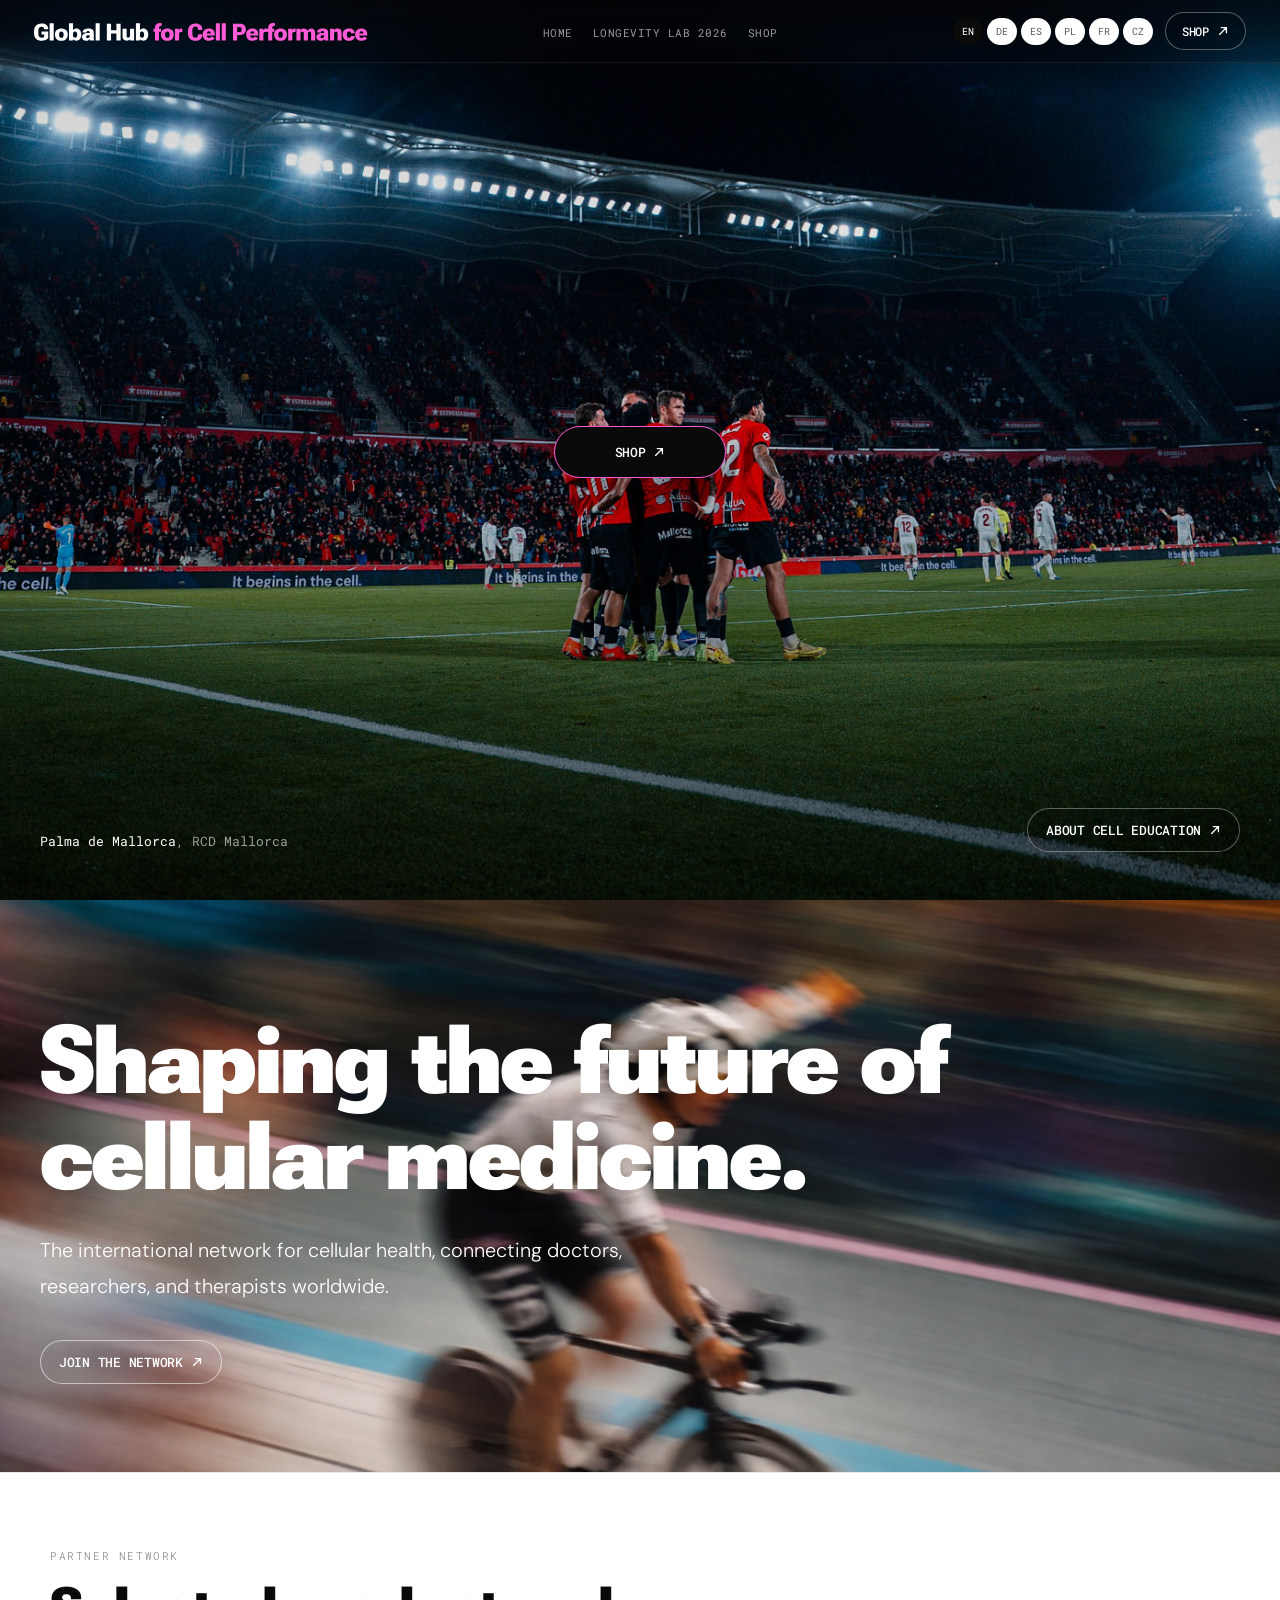
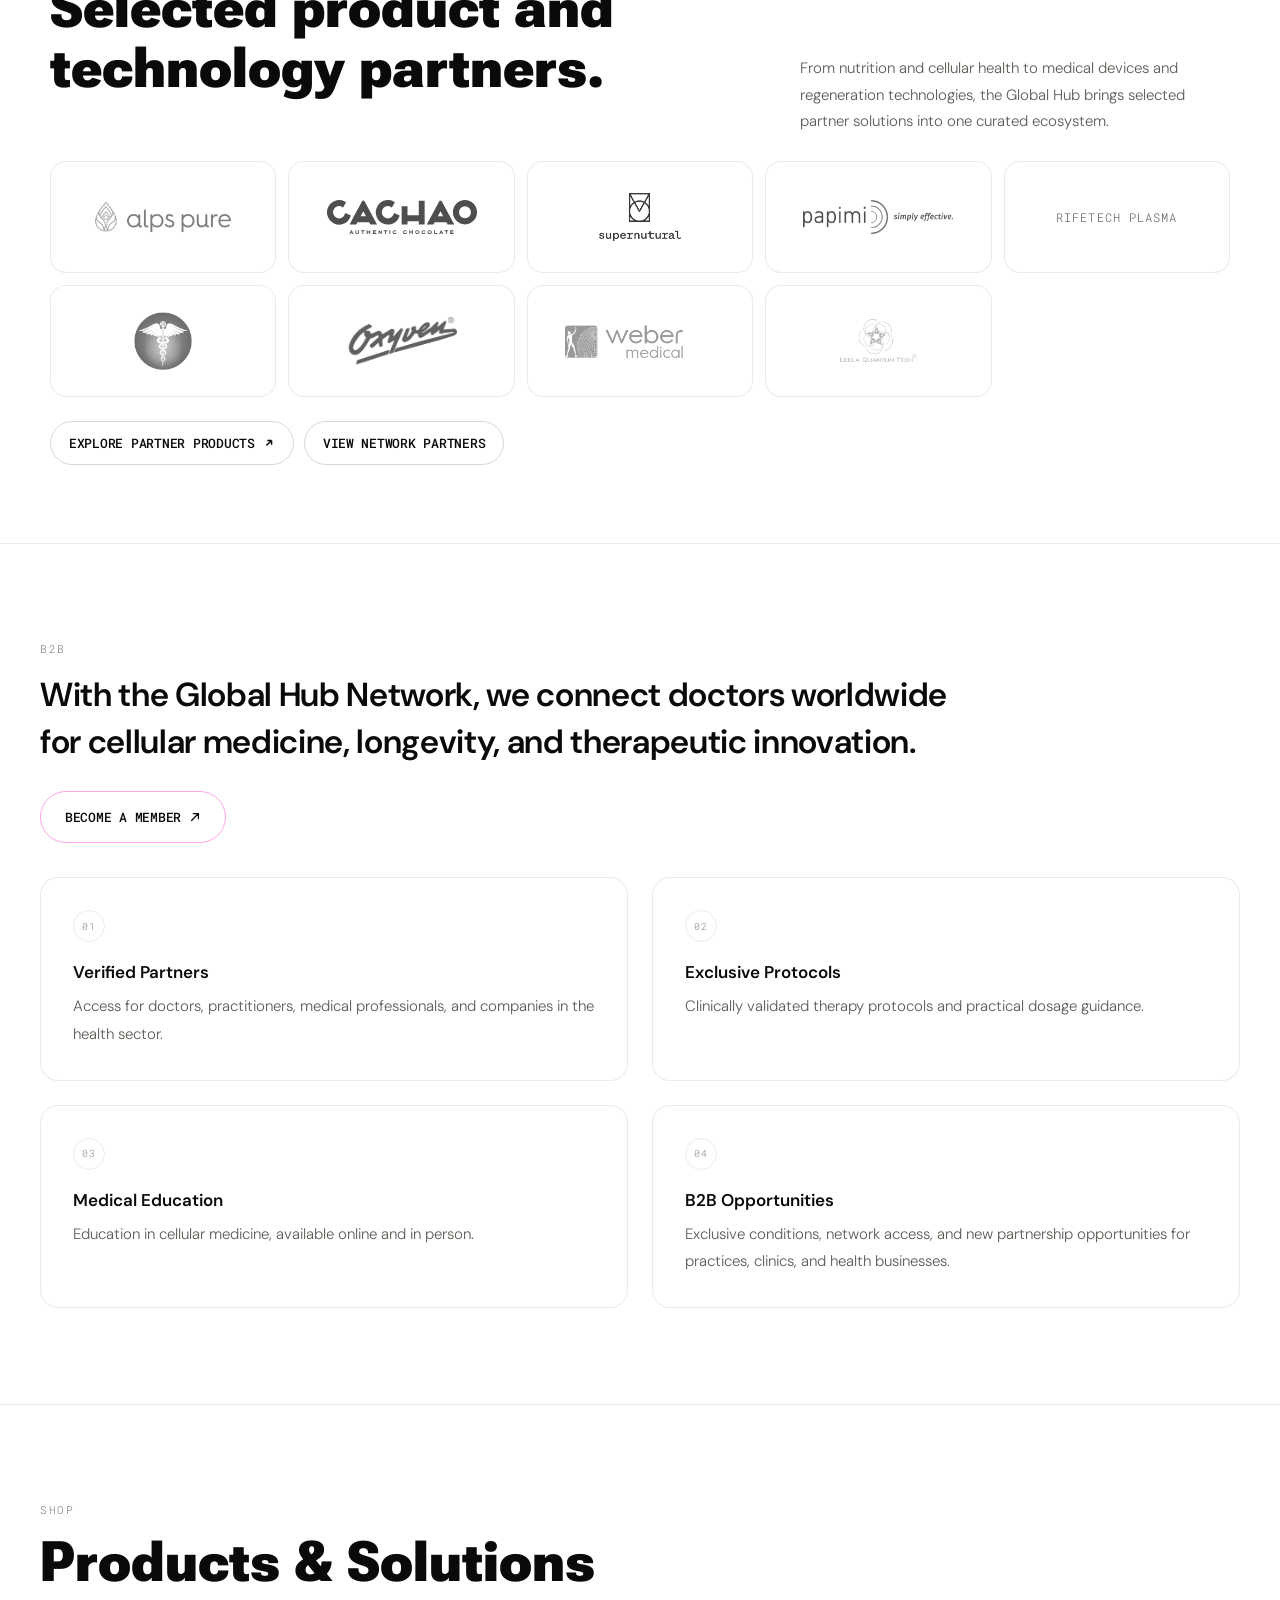
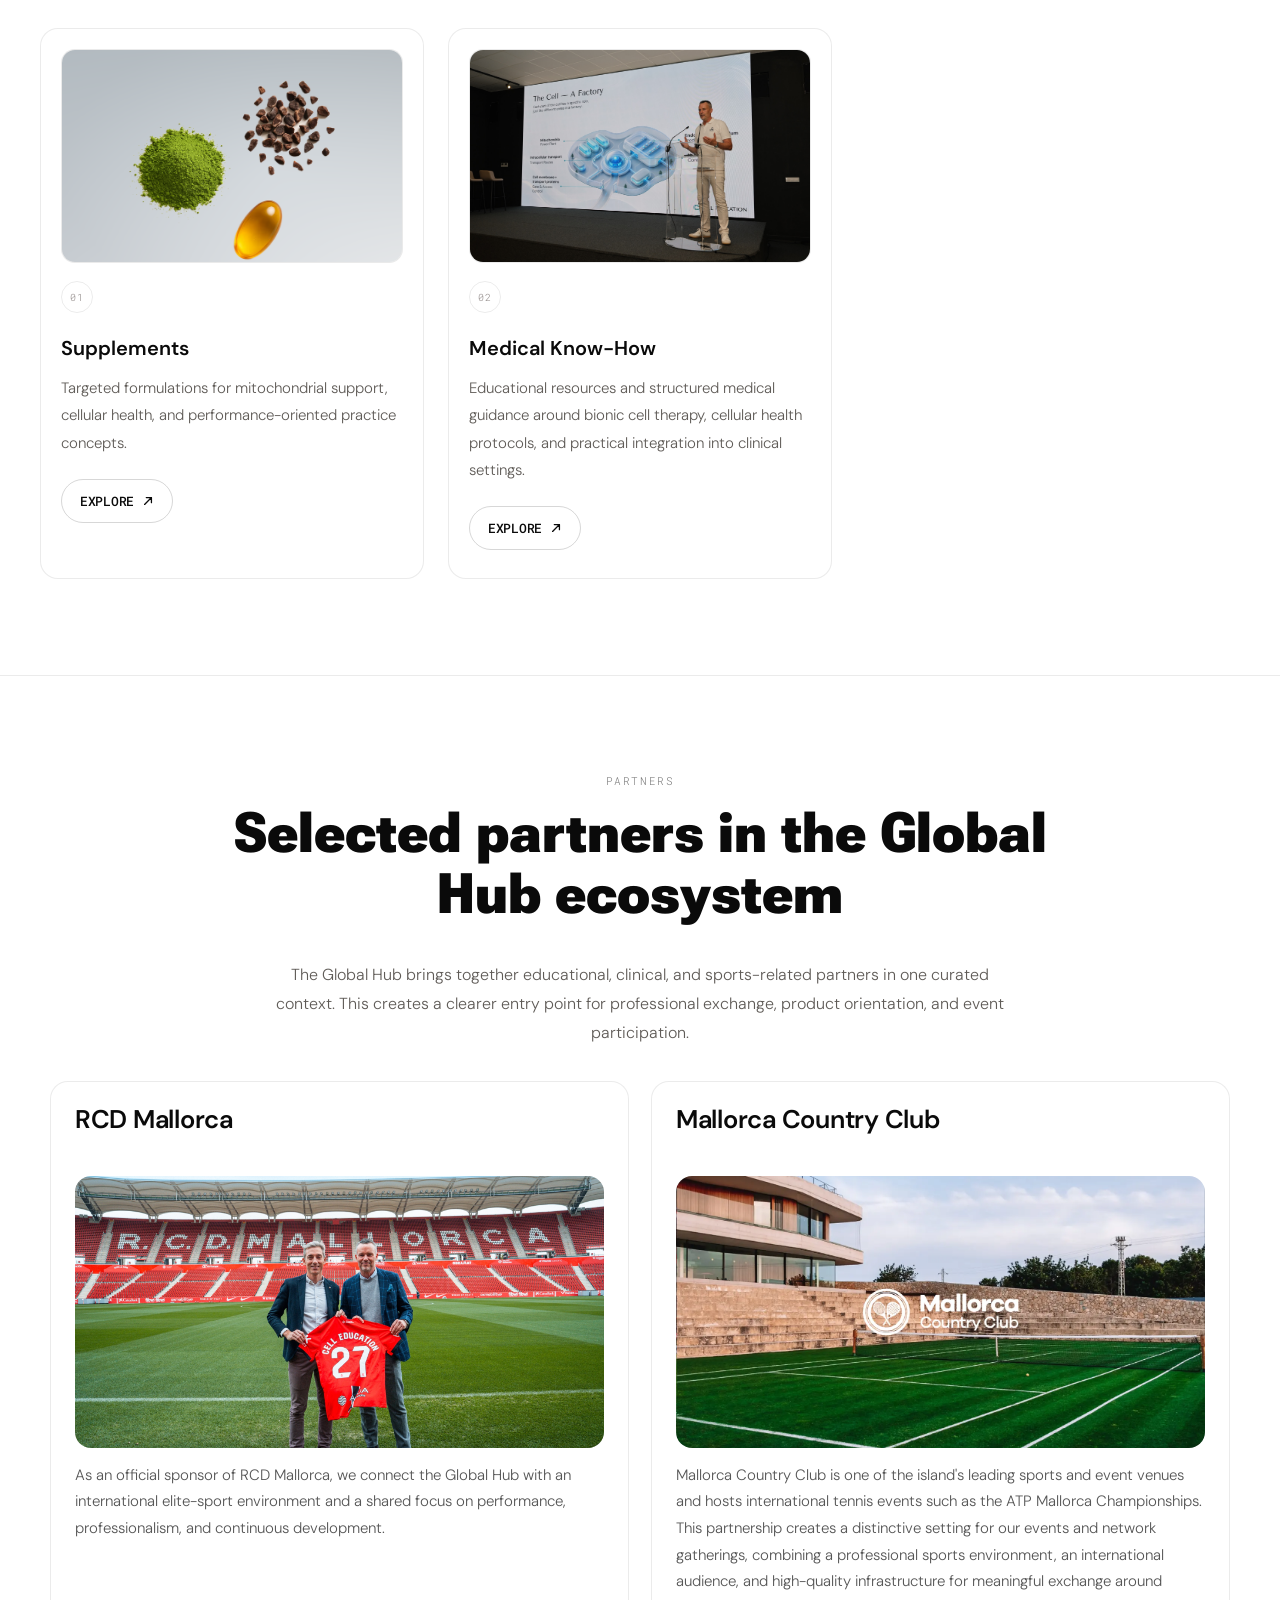
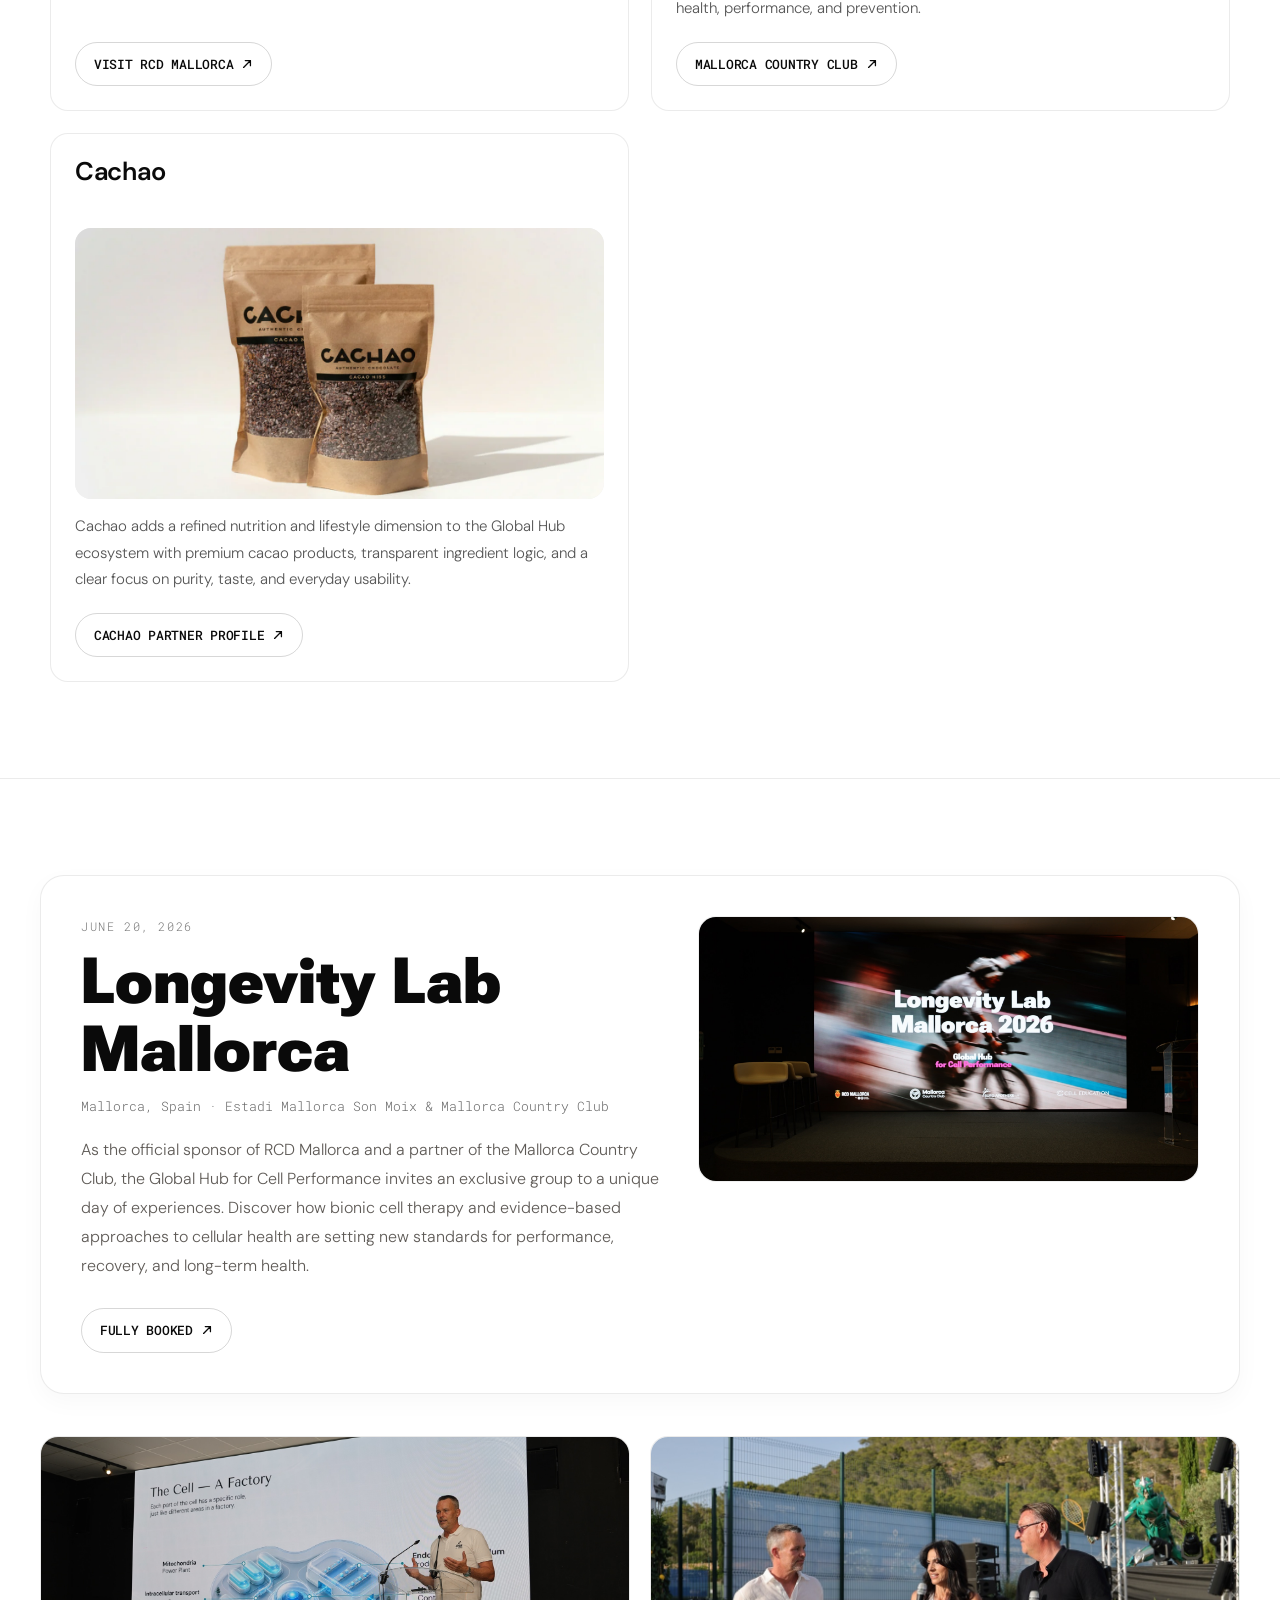
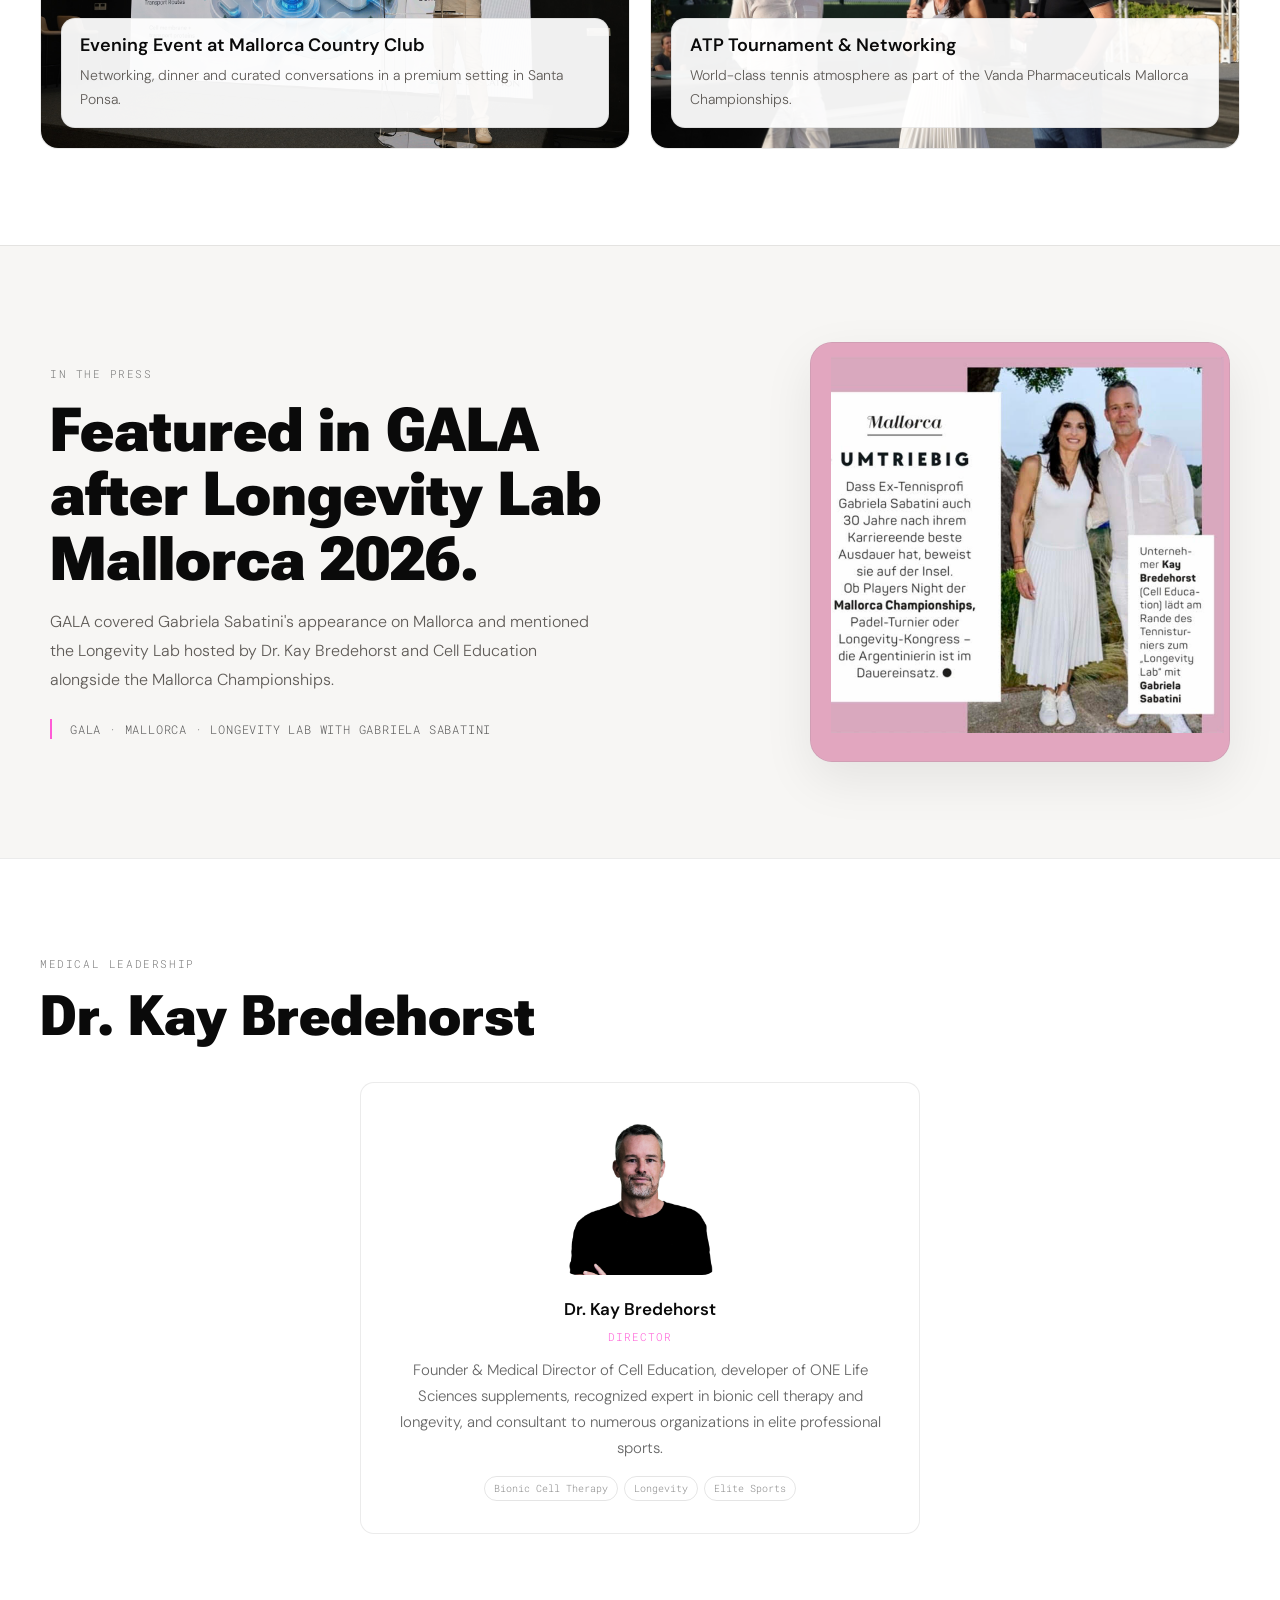
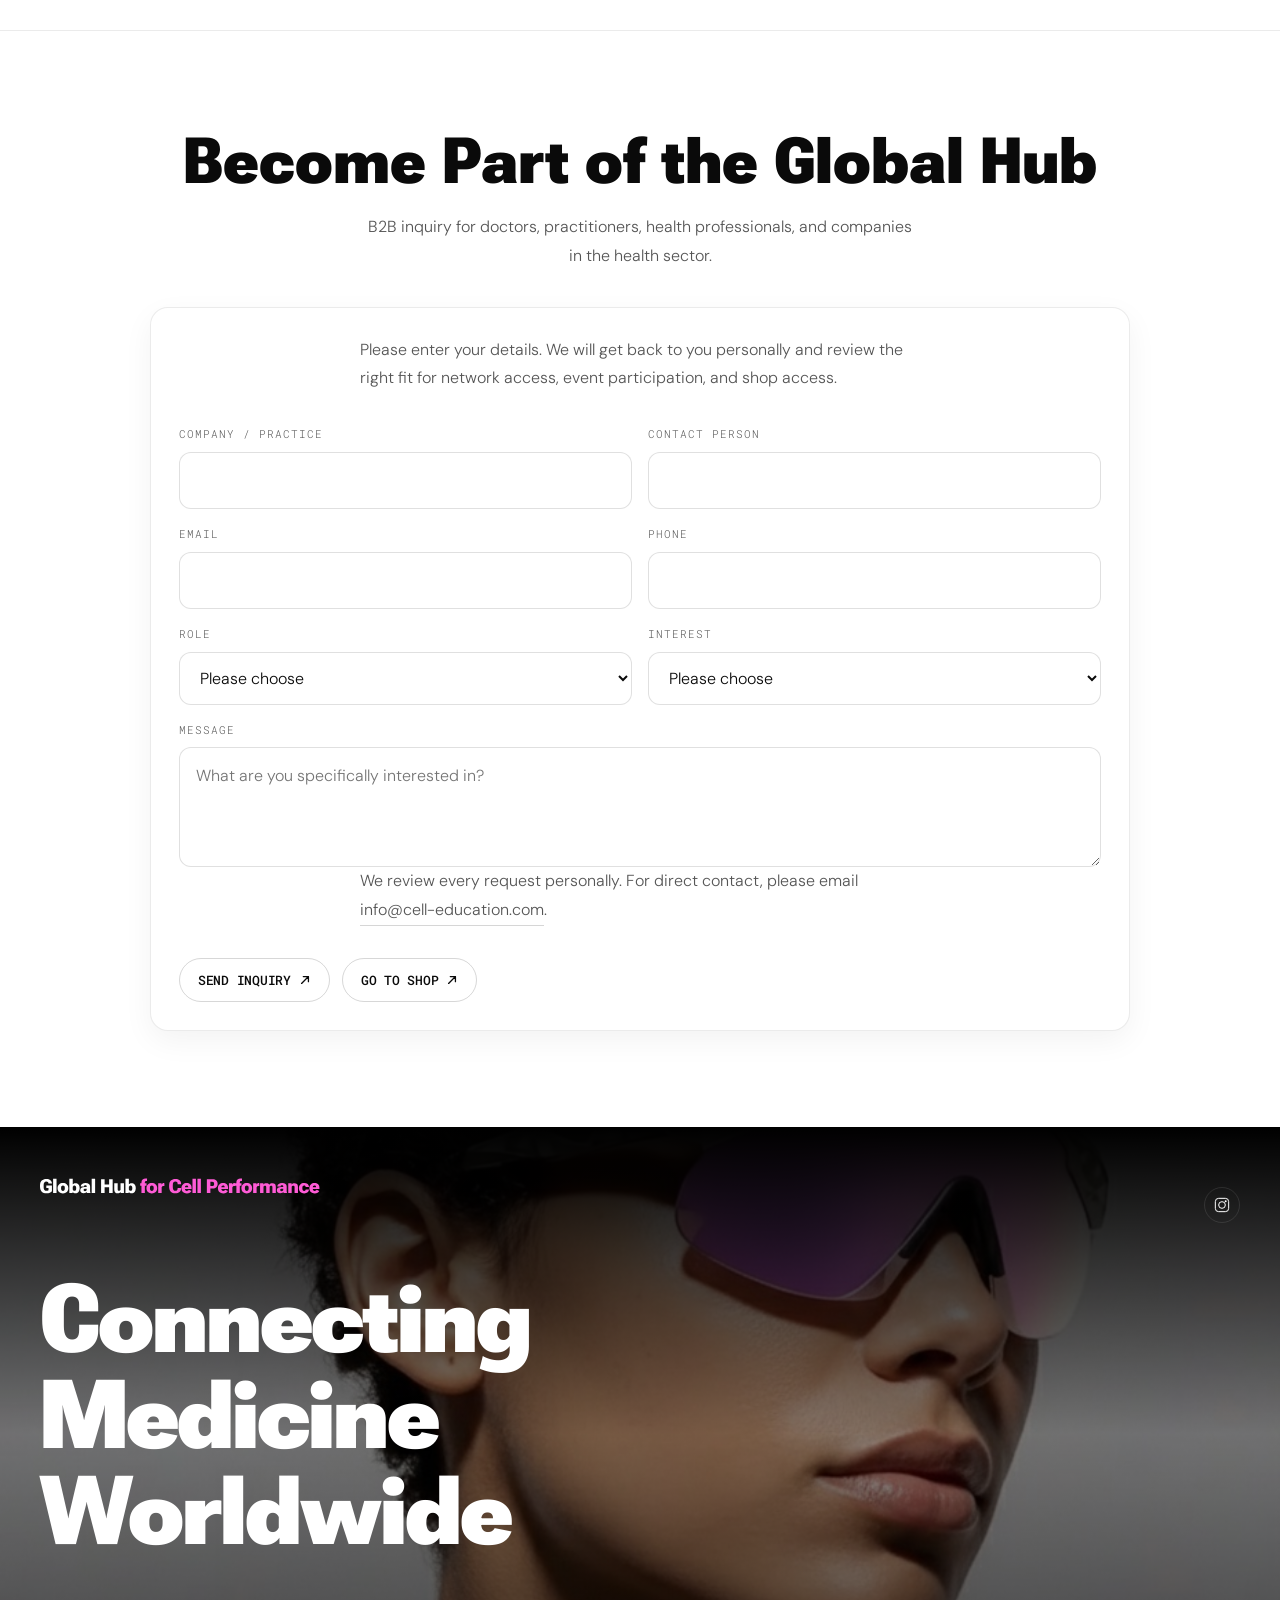
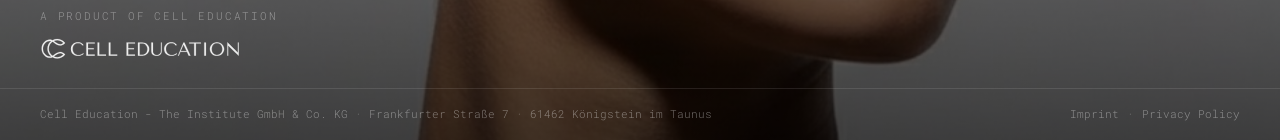
<file: doctors-partners.html>
<!DOCTYPE html>
<html lang="en">
<head>
<!-- Google Tag Manager -->
<script>(function(w,d,s,l,i){w[l]=w[l]||[];w[l].push({'gtm.start':
new Date().getTime(),event:'gtm.js'});var f=d.getElementsByTagName(s)[0],
j=d.createElement(s),dl=l!='dataLayer'?'&l='+l:'';j.async=true;j.src=
'https://www.googletagmanager.com/gtm.js?id='+i+dl;f.parentNode.insertBefore(j,f);
})(window,document,'script','dataLayer','GTM-M27997ZX');</script>
<!-- End Google Tag Manager -->
<meta charset="UTF-8">
<meta name="viewport" content="width=device-width, initial-scale=1.0">
<title>Doctors & Network | Global Hub for Cell Performance</title>
<meta name="description" content="Doctors and selected partners in the Global Hub for Cell Performance network.">
<meta name="robots" content="noindex,nofollow">
<meta http-equiv="refresh" content="0; url=index.html">
<script>window.location.replace('index.html');</script>
<link rel="icon" type="image/svg+xml" href="images/faviconglobalhub.svg">
<link rel="preconnect" href="https://fonts.googleapis.com">
<link rel="preconnect" href="https://fonts.gstatic.com" crossorigin>
<link href="https://fonts.googleapis.com/css2?family=DM+Sans:wght@300;400;500;600&family=Roboto+Flex:opsz,wght@8..144,500;8..144,800&family=Roboto+Mono:wght@400;500&display=swap" rel="stylesheet">
<style>
*,*::before,*::after{box-sizing:border-box;margin:0;padding:0}
:root{--accent:#ff5bd6;--black:#050505;--white:#fff;--ink:#0a0a0a;--muted:#625d59;--line:rgba(10,10,10,.09);--mono:'Roboto Mono',monospace;--headline:'Roboto Flex',sans-serif;--body:'DM Sans',sans-serif}
html{scroll-behavior:smooth}body{font-family:var(--body);font-weight:300;color:var(--ink);background:#fff;line-height:1.7;-webkit-font-smoothing:antialiased}a{color:inherit;text-decoration:none}img{max-width:100%;display:block}.nav{position:fixed;top:0;left:0;right:0;z-index:10;padding:14px 40px;display:flex;align-items:center;justify-content:space-between;background:linear-gradient(180deg,rgba(8,8,8,.36),rgba(8,8,8,.12));border-bottom:1px solid rgba(255,255,255,.08);backdrop-filter:blur(12px)}.nav__logo img{height:18px;width:auto;filter:brightness(0) invert(1)}.nav__links{display:flex;align-items:center;gap:24px;list-style:none}.nav__links a{font-family:var(--mono);font-size:11px;text-transform:uppercase;letter-spacing:.5px;color:rgba(255,255,255,.65);transition:color .25s}.nav__links a:hover,.nav__links a.active{color:#fff}.nav__right{display:flex;align-items:center;gap:12px}.lang-switcher{display:flex;align-items:center;gap:4px}.lang-switcher button{border:1px solid rgba(10,10,10,.1);background:#fff;color:var(--muted);border-radius:999px;padding:6px 8px;font-family:var(--mono);font-size:10px;text-transform:uppercase;cursor:pointer;transition:background .2s,color .2s,border-color .2s}.lang-switcher button.active{background:var(--ink);border-color:var(--ink);color:#fff}.pill{display:inline-flex;align-items:center;gap:8px;border:1px solid rgba(10,10,10,.16);border-radius:999px;padding:10px 18px;font-family:var(--mono);font-size:13px;text-transform:uppercase;letter-spacing:-.02em;white-space:nowrap;transition:border-color .25s,box-shadow .25s,transform .25s}.pill:hover{border-color:var(--accent);box-shadow:inset 0 0 0 1px rgba(255,91,214,.18);transform:translateY(-1px)}.nav .pill{color:#fff;border-color:rgba(255,255,255,.34);background:rgba(0,0,0,.18)}.pill svg{width:12px;height:12px;flex:0 0 auto}.hero{position:relative;min-height:660px;padding:160px 40px 72px;display:flex;align-items:flex-end;color:#fff;background:#0a0a0a;overflow:hidden}.hero__bg{position:absolute;inset:0;background:url('images/hero-collage.png') center 44%/cover no-repeat;opacity:.78}.hero__overlay{position:absolute;inset:0;background:linear-gradient(180deg,rgba(0,0,0,.24),rgba(0,0,0,.18) 36%,rgba(0,0,0,.82))}.hero__content{position:relative;max-width:1060px}.label{font-family:var(--mono);font-size:11px;text-transform:uppercase;letter-spacing:1.6px;color:rgba(255,255,255,.7);margin-bottom:14px}.hero h1{font-family:var(--headline);font-weight:800;font-size:clamp(46px,8vw,120px);line-height:.98;letter-spacing:-.02em;margin-bottom:22px}.hero p{font-size:clamp(17px,1.7vw,21px);line-height:1.76;color:rgba(255,255,255,.82);max-width:720px;margin-bottom:32px}.stats{display:flex;flex-wrap:wrap;gap:12px}.stats span{display:inline-flex;gap:8px;align-items:center;border:1px solid rgba(255,255,255,.18);border-radius:999px;padding:10px 14px;background:rgba(0,0,0,.18);font-family:var(--mono);font-size:12px;color:rgba(255,255,255,.74)}.stats strong{color:#fff}.directory{padding:96px 40px;border-top:1px solid var(--line)}.directory__header{max-width:1180px;margin:0 auto 34px;display:grid;grid-template-columns:minmax(0,1fr) minmax(280px,430px);gap:32px;align-items:end}.section-title{font-family:var(--headline);font-weight:800;font-size:clamp(30px,4.5vw,58px);line-height:1.08;letter-spacing:-.01em}.directory__header p{font-size:15px;color:var(--muted);line-height:1.82}.grid{max-width:1180px;margin:0 auto;display:grid;grid-template-columns:repeat(4,minmax(0,1fr));gap:16px}.card{position:relative;min-height:174px;padding:20px;border:1px solid var(--line);border-radius:16px;background:#fff;display:flex;flex-direction:column;justify-content:space-between;overflow:hidden;transition:transform .25s,border-color .25s,box-shadow .25s}.card::before{content:'';position:absolute;inset:0 auto 0 0;width:3px;background:rgba(10,10,10,.12)}.card:hover{transform:translateY(-2px);border-color:rgba(255,91,214,.45);box-shadow:0 12px 28px rgba(0,0,0,.05)}.card__type{font-family:var(--mono);font-size:10px;text-transform:uppercase;letter-spacing:1.2px;color:#777}.card h3{font-weight:600;font-size:20px;line-height:1.16;letter-spacing:-.01em;margin-top:30px}.card p{font-size:13px;line-height:1.6;color:var(--muted);margin-top:10px}.card--partner{background:#fbfbfb}.card--partner::before,.card--highlight::before{background:var(--accent)}.card--partner .card__type{color:var(--accent)}.card--highlight{background:#0a0a0a;border-color:#0a0a0a;color:#fff}.card--highlight .card__type,.card--highlight h3{color:#fff}.card--highlight p{color:rgba(255,255,255,.68)}.cta{padding:72px 40px;border-top:1px solid var(--line);display:flex;justify-content:space-between;align-items:flex-end;gap:28px}.cta div{max-width:720px}.cta h2{font-family:var(--headline);font-weight:800;font-size:clamp(30px,4vw,54px);line-height:1.08;margin-bottom:14px}.cta p{font-size:16px;line-height:1.78;color:var(--muted)}.footer{position:relative;min-height:520px;display:flex;flex-direction:column;justify-content:space-between;overflow:hidden;color:#fff}.footer__bg{position:absolute;inset:0;background:url('images/footer-bg.jpg') center/cover no-repeat}.footer__overlay{position:absolute;inset:0;background:linear-gradient(180deg,#050505,rgba(0,0,0,.45) 50%,rgba(0,0,0,.72))}.footer__top,.footer__tagline,.footer__product,.footer__bottom{position:relative;z-index:1}.footer__top{display:flex;justify-content:space-between;padding:48px 40px}.footer__top img{height:18px;width:auto;filter:brightness(0) invert(1)}.footer__tagline{padding:0 40px 48px}.footer__tagline h2{font-family:var(--headline);font-size:clamp(38px,7vw,110px);font-weight:800;line-height:1}.footer__product{padding:0 40px 26px;display:flex;flex-direction:column;align-items:flex-start;gap:10px}.footer__product span{font-family:var(--mono);font-size:11px;text-transform:uppercase;letter-spacing:1.6px;color:rgba(255,255,255,.45)}.footer__product img{height:24px;width:auto;max-width:220px;opacity:.9}.footer__bottom{border-top:1px solid rgba(255,255,255,.1);padding:16px 40px;display:flex;justify-content:space-between;gap:16px;align-items:center}.footer__bottom span,.footer__bottom a{font-family:var(--mono);font-size:11px;color:rgba(255,255,255,.45)}.footer__legal{display:flex;gap:8px;align-items:center}@media(max-width:1024px){.grid{grid-template-columns:repeat(3,minmax(0,1fr))}.directory__header{grid-template-columns:1fr}.cta{flex-direction:column;align-items:flex-start}.nav__links{gap:16px}}@media(max-width:768px){.nav{padding:12px 20px}.nav__logo img{height:12px}.nav__links,.lang-switcher{display:none}.nav .pill{display:none}.hero{min-height:560px;padding:136px 20px 52px}.directory{padding:64px 20px}.grid{grid-template-columns:1fr 1fr;gap:12px}.card{min-height:154px;padding:18px}.card h3{font-size:18px}.cta{padding:56px 20px}.footer__top{padding:32px 20px}.footer__tagline{padding:0 20px 32px}.footer__product{padding:0 20px 24px}.footer__bottom{padding:12px 20px;flex-direction:column;align-items:flex-start}}@media(max-width:480px){.grid{grid-template-columns:1fr}}
</style>
<style>
.card{padding:0;justify-content:flex-start}
.card::before{z-index:1}
.card__media{width:100%;aspect-ratio:4/3;background:#f3f3f3;border-bottom:1px solid var(--line);overflow:hidden}
.card__media img{width:100%;height:100%;object-fit:cover;object-position:center top}
.card__body{position:relative;z-index:1;display:flex;flex:1;flex-direction:column;justify-content:space-between;padding:18px 20px 20px}
.card h3{margin-top:26px}
.card--simple{min-height:174px;padding:20px}
.card--simple h3{margin-top:30px}
.card--partner .card__media{background:#fbfbfb}
.nav{background:rgba(255,255,255,.92);border-bottom:1px solid var(--line);backdrop-filter:blur(12px)}
.nav__logo img{filter:none}
.nav__links a{color:rgba(10,10,10,.55)}
.nav__links a:hover,.nav__links a.active{color:var(--ink)}
.nav .pill{color:var(--ink);border-color:rgba(10,10,10,.16);background:#fff}
.hero{padding:112px 40px 44px;min-height:auto;color:var(--ink);background:#fff;align-items:initial;border-bottom:1px solid var(--line)}
.hero__bg,.hero__overlay{display:none}
.hero__inner{max-width:1180px;margin:0 auto;display:grid;grid-template-columns:minmax(0,1fr) minmax(280px,360px);gap:30px;align-items:end}
.hero .label{color:#777}
.hero h1{font-size:clamp(38px,6vw,78px);line-height:1;margin-bottom:16px}
.hero p{color:var(--muted)}
.hero p{font-size:clamp(15px,1.35vw,18px);line-height:1.62;max-width:760px;margin-bottom:0}
.hero__meta{display:grid;gap:9px}
.meta-card{border:1px solid var(--line);border-radius:12px;padding:13px 16px;background:#fbfbfb}
.meta-card span{display:block;font-family:var(--mono);font-size:9px;text-transform:uppercase;letter-spacing:1.1px;color:#777;margin-bottom:3px}
.meta-card strong{font-size:17px;line-height:1.22;font-weight:600}
@media(max-width:900px){.hero__inner{grid-template-columns:1fr}}
@media(max-width:768px){.hero{padding:104px 20px 42px}.card__media{aspect-ratio:1/1}.card__body{padding:16px 18px 18px}.card--simple{padding:18px}}
</style>
<style>
.footer__col h5{font-family:var(--mono);font-size:11px;font-weight:400;text-transform:uppercase;letter-spacing:1.4px;color:rgba(255,255,255,.48);margin-bottom:12px}.footer__socials{display:flex;gap:10px}.footer__socials a{width:34px;height:34px;border:1px solid rgba(255,255,255,.16);border-radius:50%;display:flex;align-items:center;justify-content:center;background:rgba(255,255,255,.05);transition:border-color .25s,background .25s}.footer__socials a:hover{border-color:var(--accent);background:rgba(255,91,214,.12)}
</style>
</head>
<body>
<!-- Google Tag Manager (noscript) -->
<noscript><iframe src="https://www.googletagmanager.com/ns.html?id=GTM-M27997ZX" height="0" width="0" style="display:none;visibility:hidden"></iframe></noscript>
<!-- End Google Tag Manager (noscript) -->
<nav class="nav">
<a class="nav__logo" href="index.html" aria-label="Global Hub home"><img src="images/global-hub-logo-dark.svg" alt="Global Hub for Cell Performance"></a>
<ul class="nav__links"><li><a href="index.html">Home</a></li><li><a href="longevity-lab.html">Longevity Lab 2026</a></li></ul>
<div class="nav__right"><div class="lang-switcher" aria-label="Language switcher"><button type="button" data-lang="en" class="active">EN</button><button type="button" data-lang="de">DE</button><button type="button" data-lang="es">ES</button><button type="button" data-lang="pl">PL</button><button type="button" data-lang="fr">FR</button><button type="button" data-lang="cz">CZ</button></div><a href="shop.html" class="pill">Shop <svg viewBox="0 0 14 14" fill="none"><path d="M3 11L11 3M11 3H5M11 3V9" stroke="currentColor" stroke-width="1.5" stroke-linecap="round" stroke-linejoin="round"/></svg></a></div>
</nav>
<main>
<section class="hero">
<div class="hero__inner">
<div class="hero__content">
<div class="label">Global Hub Network</div>
<h1>Doctors & selected partners</h1>
<p>A curated overview of medical experts, health professionals, and partner contacts connected to the Global Hub for Cell Performance.</p>
</div>
<div class="hero__meta">
<div class="meta-card"><span>Network</span><strong>Global Hub for Cell Performance</strong></div>
<div class="meta-card"><span>Focus</span><strong>Medical experts & practitioners</strong></div>
<div class="meta-card"><span>Partners</span><strong>Selected network contacts</strong></div>
</div>
</div>
</section>
<section class="directory"><div class="directory__header"><div><div class="label" style="color:#777">Directory</div><h2 class="section-title">Medical experts and partners</h2></div></div><div class="grid">
<article class="card"><div class="card__media"><img src="images/doctors/winfried-banzer.webp" alt="Prof. Dr. Winfried Banzer" loading="lazy"></div><div class="card__body"><span class="card__type">Professor</span><h3>Prof. Dr. Winfried Banzer</h3></div></article>
<article class="card"><div class="card__media"><img src="images/doctors/monika-brueck.jpeg" alt="Dr. Monika Brück" loading="lazy"></div><div class="card__body"><span class="card__type">Doctor</span><h3>Dr. Monika Brück</h3></div></article>
<article class="card card--partner"><div class="card__media"><img src="images/doctors/christian-burghardt.png" alt="Dr. Christian Burghardt" loading="lazy"></div><div class="card__body"><span class="card__type">Doctor / Partner</span><h3>Dr. Christian Burghardt / MitoCare</h3></div></article>
<article class="card card--partner card--simple"><span class="card__type">Partner</span><h3>Mihriban Ciftci</h3></article>
<article class="card"><div class="card__media"><img src="images/doctors/igor-dogocki.jpg" alt="Dr. Igor Lukas Steinsohn Dogocki" loading="lazy"></div><div class="card__body"><span class="card__type">Doctor</span><h3>Dr. Igor Lukas Steinsohn Dogocki</h3></div></article>
<article class="card"><div class="card__media"><img src="images/doctors/ivan-goecze.jpg" alt="Dr. med. Ivan Göcze" loading="lazy"></div><div class="card__body"><span class="card__type">Doctor</span><h3>Dr. med. Ivan Göcze</h3></div></article>
<article class="card"><div class="card__media"><img src="images/doctors/marco-hartl.avif" alt="Dr. Marco Hartl" loading="lazy"></div><div class="card__body"><span class="card__type">Doctor</span><h3>Dr. Marco Hartl</h3></div></article>
<article class="card card--partner"><div class="card__media"><img src="images/doctors/mike-hilbig.jpg" alt="Mike Hilbig" loading="lazy"></div><div class="card__body"><span class="card__type">Partner</span><h3>Mike Hilbig</h3></div></article>
<article class="card"><div class="card__media"><img src="images/doctors/katrin-huntemann.jpg" alt="Dr. Katrin Huntemann" loading="lazy"></div><div class="card__body"><span class="card__type">Doctor</span><h3>Dr. Katrin Huntemann</h3></div></article>
<article class="card card--simple"><span class="card__type">Doctor</span><h3>Dr. Karin Ibald</h3></article>
<article class="card"><div class="card__media"><img src="images/doctors/henrike-jostmeyer.jpg" alt="Dr. Henrike Jostmeyer" loading="lazy"></div><div class="card__body"><span class="card__type">Doctor</span><h3>Dr. Henrike Jostmeyer</h3></div></article>
<article class="card"><div class="card__media"><img src="images/doctors/heidelinde-klein.jpeg" alt="Dr. Heidelinde Klein" loading="lazy"></div><div class="card__body"><span class="card__type">Doctor</span><h3>Dr. Heidelinde Klein</h3></div></article>
<article class="card"><div class="card__media"><img src="images/doctors/maja-koebel-aink.webp" alt="Dr. Maja Köbel-Aink" loading="lazy"></div><div class="card__body"><span class="card__type">Doctor</span><h3>Dr. Maja Köbel-Aink</h3></div></article>
<article class="card"><div class="card__media"><img src="images/doctors/julia-napolitano-gil.jpg" alt="Dr. Julia Napolitano Gil" loading="lazy"></div><div class="card__body"><span class="card__type">Doctor</span><h3>Dr. Julia Napolitano Gil</h3></div></article>
<article class="card"><div class="card__media"><img src="images/doctors/boguslaw-nikiciuk.jpg" alt="Dr. Boguslaw Krystian Nikiciuk" loading="lazy"></div><div class="card__body"><span class="card__type">Doctor</span><h3>Dr. Boguslaw Krystian Nikiciuk</h3></div></article>
<article class="card"><div class="card__media"><img src="images/doctors/anne-passers.jpg" alt="Dr. Anne Passers" loading="lazy"></div><div class="card__body"><span class="card__type">Doctor</span><h3>Dr. Anne Passers</h3></div></article>
<article class="card"><div class="card__media"><img src="images/doctors/janine-poranzke.png" alt="Dr. Janine Poranzke" loading="lazy"></div><div class="card__body"><span class="card__type">Doctor</span><h3>Dr. Janine Poranzke</h3></div></article>
<article class="card"><div class="card__media"><img src="images/doctors/matthias-salewski.webp" alt="Dr. Matthias Salewski" loading="lazy"></div><div class="card__body"><span class="card__type">Doctor</span><h3>Dr. Matthias Salewski</h3></div></article>
<article class="card"><div class="card__media"><img src="images/doctors/reinhard-schmehl.png" alt="Dr. Reinhard Schmehl" loading="lazy"></div><div class="card__body"><span class="card__type">Doctor</span><h3>Dr. Reinhard Schmehl</h3></div></article>
<article class="card"><div class="card__media"><img src="images/doctors/sebastian-schneider.webp" alt="Dr. Sebastian Schneider" loading="lazy"></div><div class="card__body"><span class="card__type">Sports Medicine</span><h3>Dr. Sebastian Schneider</h3><p>Mannschaftsarzt Eintracht Frankfurt</p></div></article>
<article class="card card--partner"><div class="card__media"><img src="images/doctors/anja-seitner.jpg" alt="Anja Seitner" loading="lazy"></div><div class="card__body"><span class="card__type">Partner</span><h3>Anja Seitner</h3></div></article>
<article class="card"><div class="card__media"><img src="images/doctors/christiane-seffer.jpeg" alt="Dr. Christiane Stephan-Seffer" loading="lazy"></div><div class="card__body"><span class="card__type">Doctor</span><h3>Dr. Christiane Stephan-Seffer</h3></div></article>
<article class="card"><div class="card__media"><img src="images/doctors/marc-stracke.png" alt="Dr. Marc Stracke" loading="lazy"></div><div class="card__body"><span class="card__type">Doctor</span><h3>Dr. Marc Stracke</h3></div></article>
<article class="card"><div class="card__media"><img src="images/doctors/enrico-thiele.webp" alt="Enrico Thiele" loading="lazy"></div><div class="card__body"><span class="card__type">Heilpraktiker</span><h3>Enrico Thiele</h3></div></article>
</div></section>
</main>
<footer class="footer"><div class="footer__bg"></div><div class="footer__overlay"></div><div class="footer__top"><div class="footer__col"><a href="index.html"><img src="images/global-hub-logo.svg" alt="Global Hub for Cell Performance"></a></div><div class="footer__col"><h5>Instagram</h5><div class="footer__socials"><a href="https://www.instagram.com/celleducationinstitute/" aria-label="Instagram" target="_blank" rel="noopener noreferrer"><svg width="16" height="16" viewBox="0 0 24 24" fill="none" stroke="white" stroke-width="1.5"><rect x="2" y="2" width="20" height="20" rx="5"/><circle cx="12" cy="12" r="5"/><circle cx="17.5" cy="6.5" r="1.5" fill="white" stroke="none"/></svg></a></div></div></div><div class="footer__tagline"><h2>Connecting<br>Medicine<br>Worldwide</h2></div><div class="footer__product"><span>A product of Cell Education</span><a href="https://cell-education.com" target="_blank" rel="noopener noreferrer" aria-label="Cell Education"><img src="images/cell-education-logo-white.svg" alt="Cell Education"></a></div><div class="footer__bottom"><span>Cell Education - The Institute GmbH &amp; Co. KG · Frankfurter Straße 7 · 61462 Königstein im Taunus</span><span class="footer__legal"><a href="https://cell-education.com/impressum" target="_blank" rel="noopener noreferrer">Imprint</a><span>·</span><a href="https://cell-education.com/datenschutz" target="_blank" rel="noopener noreferrer">Privacy Policy</a></span></div></footer>
<script>
const directoryTranslations={
en:{lang:"en",nav:["Home","Longevity Lab 2026"],shop:"Shop",heroLabel:"Global Hub Network",heroTitle:"Doctors & selected partners",heroText:"A curated overview of medical experts, health professionals, and partner contacts connected to the Global Hub for Cell Performance.",heroMeta:[["Network","Global Hub for Cell Performance"],["Focus","Medical experts & practitioners"],["Partners","Selected network contacts"]],stats:["listed contacts","partner entries","medical performance network"],dirLabel:"Directory",dirTitle:"Medical experts and partners",dirText:"",roles:{doctor:"Doctor",partner:"Partner",doctorPartner:"Doctor / Partner",professor:"Professor",sportsMedicine:"Sports Medicine",heilpraktiker:"Practitioner"},sportsNote:"Team doctor Eintracht Frankfurt",ctaLabel:"",ctaTitle:"",ctaText:"",footer:"Connecting<br>Medicine<br>Worldwide",legal:["Imprint","Privacy Policy"]},
de:{lang:"de",nav:["Home","Longevity Lab 2026"],shop:"Shop",heroLabel:"Global-Hub-Netzwerk",heroTitle:"Ärzte & ausgewählte Partner",heroText:"Eine kuratierte Übersicht medizinischer Expertinnen und Experten, Gesundheitsfachleute und Partnerkontakte im Global Hub for Cell Performance.",heroMeta:[["Netzwerk","Global Hub for Cell Performance"],["Fokus","Medizinische Expertinnen, Experten & Heilpraktiker"],["Partner","Ausgewählte Netzwerkkontakte"]],stats:["gelistete Kontakte","Partnereinträge","medizinisches Performance-Netzwerk"],dirLabel:"Verzeichnis",dirTitle:"Medizinische Experten und Partner",dirText:"",roles:{doctor:"Arzt / Ärztin",partner:"Partner",doctorPartner:"Arzt / Partner",professor:"Professor",sportsMedicine:"Sportmedizin",heilpraktiker:"Heilpraktiker"},sportsNote:"Mannschaftsarzt Eintracht Frankfurt",ctaLabel:"",ctaTitle:"",ctaText:"",footer:"Medizin<br>weltweit<br>verbinden",legal:["Impressum","Datenschutz"]},
es:{lang:"es",nav:["Inicio","Longevity Lab 2026"],shop:"Tienda",heroLabel:"Red Global Hub",heroTitle:"Doctores y socios seleccionados",heroText:"Una visión curada de expertos médicos, profesionales de la salud y contactos asociados al Global Hub for Cell Performance.",heroMeta:[["Red","Global Hub for Cell Performance"],["Enfoque","Expertos médicos y terapeutas"],["Socios","Contactos seleccionados de la red"]],stats:["contactos listados","socios","red médica de rendimiento"],dirLabel:"Directorio",dirTitle:"Expertos médicos y socios",dirText:"",roles:{doctor:"Doctor/a",partner:"Socio",doctorPartner:"Doctor / Socio",professor:"Profesor",sportsMedicine:"Medicina deportiva",heilpraktiker:"Terapeuta"},sportsNote:"Médico del equipo Eintracht Frankfurt",ctaLabel:"",ctaTitle:"",ctaText:"",footer:"Conectando<br>medicina<br>global",legal:["Aviso legal","Privacidad"]},
pl:{lang:"pl",nav:["Home","Longevity Lab 2026"],shop:"Sklep",heroLabel:"Sieć Global Hub",heroTitle:"Lekarze i wybrani partnerzy",heroText:"Wybrany przegląd ekspertów medycznych, specjalistów zdrowia i partnerów powiązanych z Global Hub for Cell Performance.",heroMeta:[["Sieć","Global Hub for Cell Performance"],["Zakres","Eksperci medyczni i terapeuci"],["Partnerzy","Wybrane kontakty sieci"]],stats:["kontaktów","partnerów","sieć medyczna performance"],dirLabel:"Katalog",dirTitle:"Eksperci medyczni i partnerzy",dirText:"",roles:{doctor:"Lekarz",partner:"Partner",doctorPartner:"Lekarz / Partner",professor:"Profesor",sportsMedicine:"Medycyna sportowa",heilpraktiker:"Terapeuta"},sportsNote:"Lekarz zespołu Eintracht Frankfurt",ctaLabel:"",ctaTitle:"",ctaText:"",footer:"Łączymy<br>medycynę<br>globalnie",legal:["Impressum","Prywatność"]},
fr:{lang:"fr",nav:["Accueil","Longevity Lab 2026"],shop:"Boutique",heroLabel:"Réseau Global Hub",heroTitle:"Médecins et partenaires sélectionnés",heroText:"Un aperçu organisé d'experts médicaux, de professionnels de santé et de partenaires connectés au Global Hub for Cell Performance.",heroMeta:[["Réseau","Global Hub for Cell Performance"],["Focus","Experts médicaux et praticiens"],["Partenaires","Contacts réseau sélectionnés"]],stats:["contacts listés","partenaires","réseau médical performance"],dirLabel:"Répertoire",dirTitle:"Experts médicaux et partenaires",dirText:"",roles:{doctor:"Médecin",partner:"Partenaire",doctorPartner:"Médecin / Partenaire",professor:"Professeur",sportsMedicine:"Médecine du sport",heilpraktiker:"Praticien"},sportsNote:"Médecin de l'équipe Eintracht Frankfurt",ctaLabel:"",ctaTitle:"",ctaText:"",footer:"Connecter<br>la médecine<br>mondiale",legal:["Mentions légales","Confidentialité"]},
cz:{lang:"cs",nav:["Home","Longevity Lab 2026"],shop:"Obchod",heroLabel:"Síť Global Hub",heroTitle:"Lékaři a vybraní partneři",heroText:"Kurátorský přehled lékařských expertů, zdravotnických odborníků a partnerů napojených na Global Hub for Cell Performance.",heroMeta:[["Síť","Global Hub for Cell Performance"],["Zaměření","Lékařští experti a terapeuti"],["Partneři","Vybrané kontakty sítě"]],stats:["kontaktů","partnerské záznamy","medicínská performance síť"],dirLabel:"Adresář",dirTitle:"Lékařští experti a partneři",dirText:"",roles:{doctor:"Lékař",partner:"Partner",doctorPartner:"Lékař / Partner",professor:"Profesor",sportsMedicine:"Sportovní medicína",heilpraktiker:"Terapeut"},sportsNote:"Týmový lékař Eintracht Frankfurt",ctaLabel:"",ctaTitle:"",ctaText:"",footer:"Propojujeme<br>medicínu<br>globálně",legal:["Impressum","Soukromí"]}
};
function roleForCard(card){
  const name=card.querySelector('h3')?.textContent||'';
  if(name.includes('Banzer'))return'professor';
  if(name.includes('Burghardt'))return'doctorPartner';
  if(name.includes('Ciftci')||name.includes('Hilbig')||name.includes('Seitner'))return'partner';
  if(name.includes('Schneider'))return'sportsMedicine';
  if(name.includes('Thiele'))return'heilpraktiker';
  return'doctor';
}
function setText(node,text){if(node)node.textContent=text}
function applyDirectoryLanguage(lang){
  const t=directoryTranslations[lang]||directoryTranslations.en;
  document.documentElement.lang=t.lang;
  localStorage.setItem('globalHubLang',lang);
  document.querySelectorAll('.lang-switcher button').forEach(btn=>btn.classList.toggle('active',btn.dataset.lang===lang));
  document.querySelectorAll('.nav__links a').forEach((link,i)=>setText(link,t.nav[i]));
  document.querySelectorAll('.nav .pill').forEach(link=>{link.childNodes[0].textContent=t.shop+" ";});
  setText(document.querySelector('.hero .label'),t.heroLabel);
  setText(document.querySelector('.hero h1'),t.heroTitle);
  setText(document.querySelector('.hero p'),t.heroText);
  document.querySelectorAll('.hero__meta .meta-card').forEach((card,i)=>{const meta=t.heroMeta[i];if(!meta)return;setText(card.querySelector('span'),meta[0]);setText(card.querySelector('strong'),meta[1]);});
  setText(document.querySelector('.directory__header .label'),t.dirLabel);
  setText(document.querySelector('.section-title'),t.dirTitle);
  setText(document.querySelector('.directory__header p'),t.dirText);
  document.querySelectorAll('.card').forEach(card=>{const type=card.querySelector('.card__type');if(type)setText(type,t.roles[roleForCard(card)]);const note=card.querySelector('p');if(note&&card.querySelector('h3')?.textContent.includes('Schneider'))setText(note,t.sportsNote);});
  setText(document.querySelector('.cta .label'),t.ctaLabel);
  setText(document.querySelector('.cta h2'),t.ctaTitle);
  setText(document.querySelector('.cta p'),t.ctaText);
  document.querySelector('.footer__tagline h2').innerHTML=t.footer;
  document.querySelectorAll('.footer__legal a').forEach((link,i)=>setText(link,t.legal[i]));
}
document.querySelectorAll('.lang-switcher button').forEach(btn=>btn.addEventListener('click',()=>applyDirectoryLanguage(btn.dataset.lang)));
applyDirectoryLanguage(localStorage.getItem('globalHubLang')||'en');
</script>
</body>
</html>
</file>
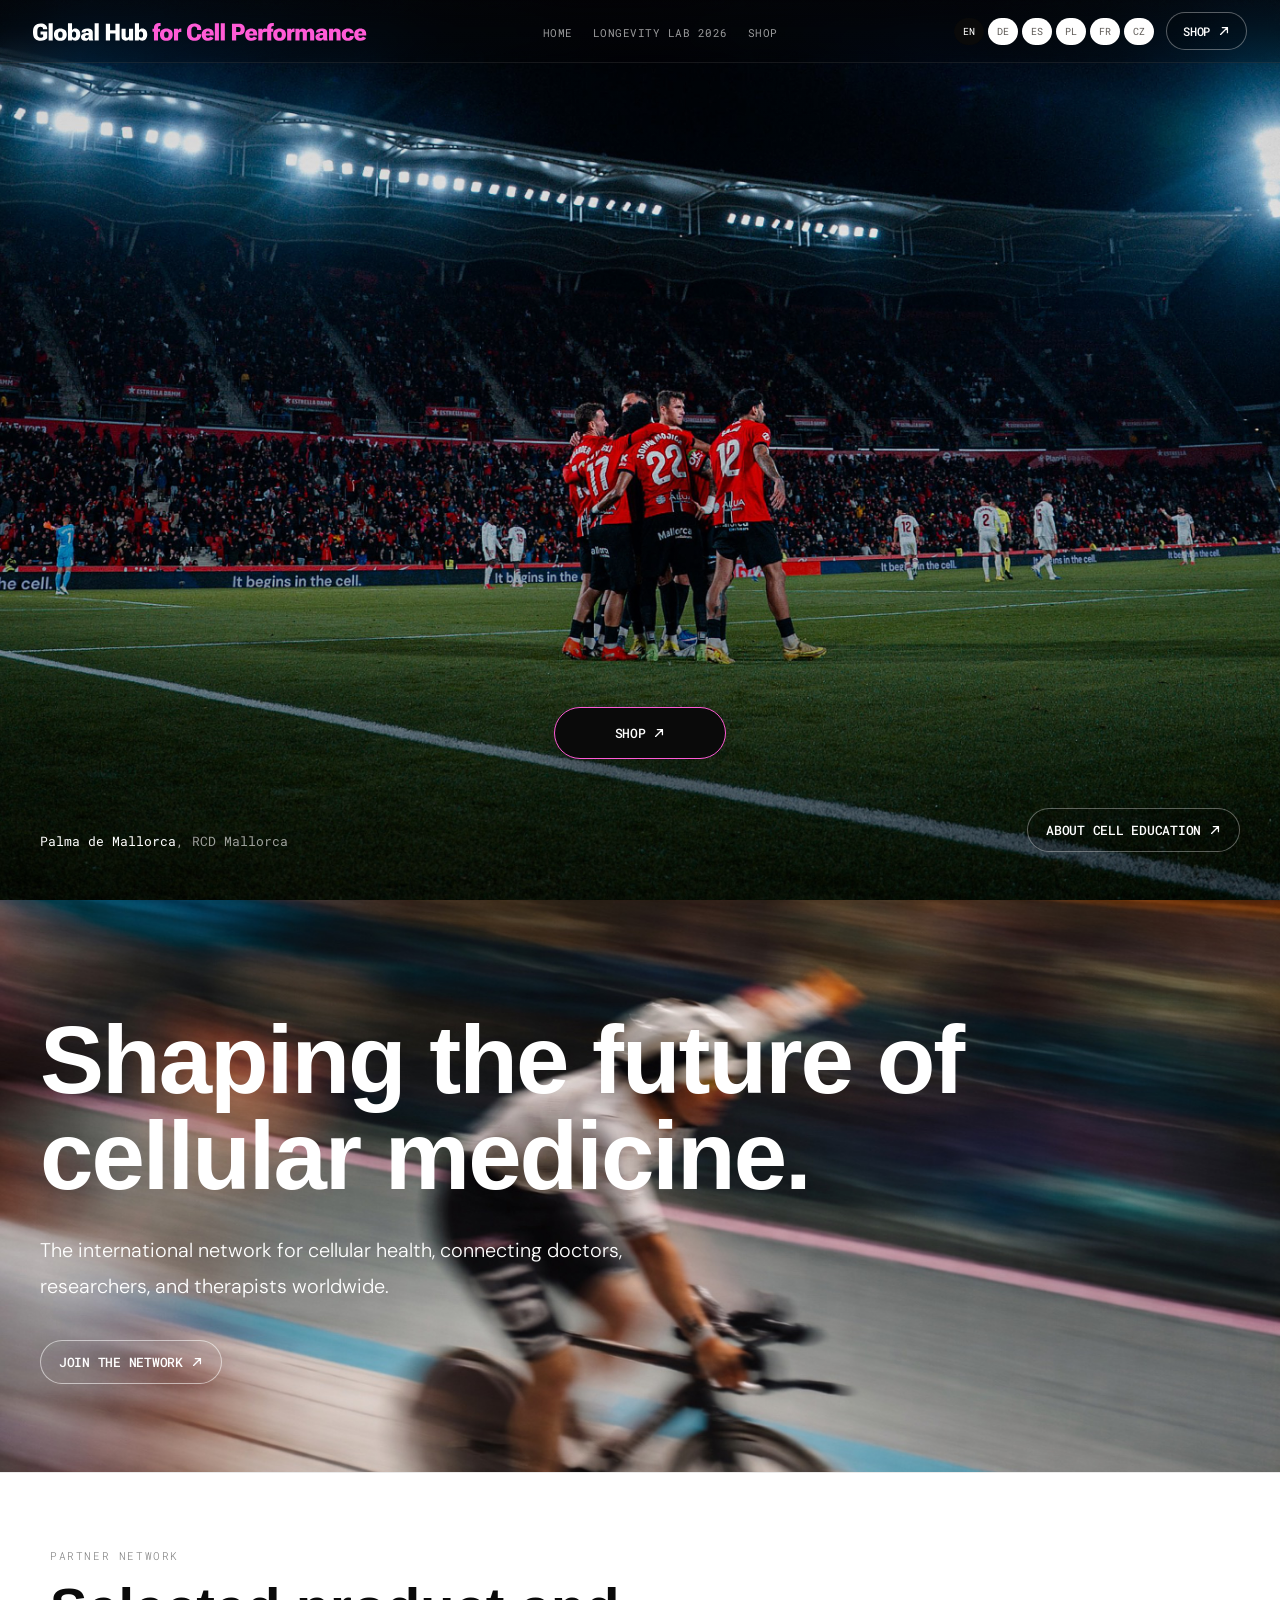
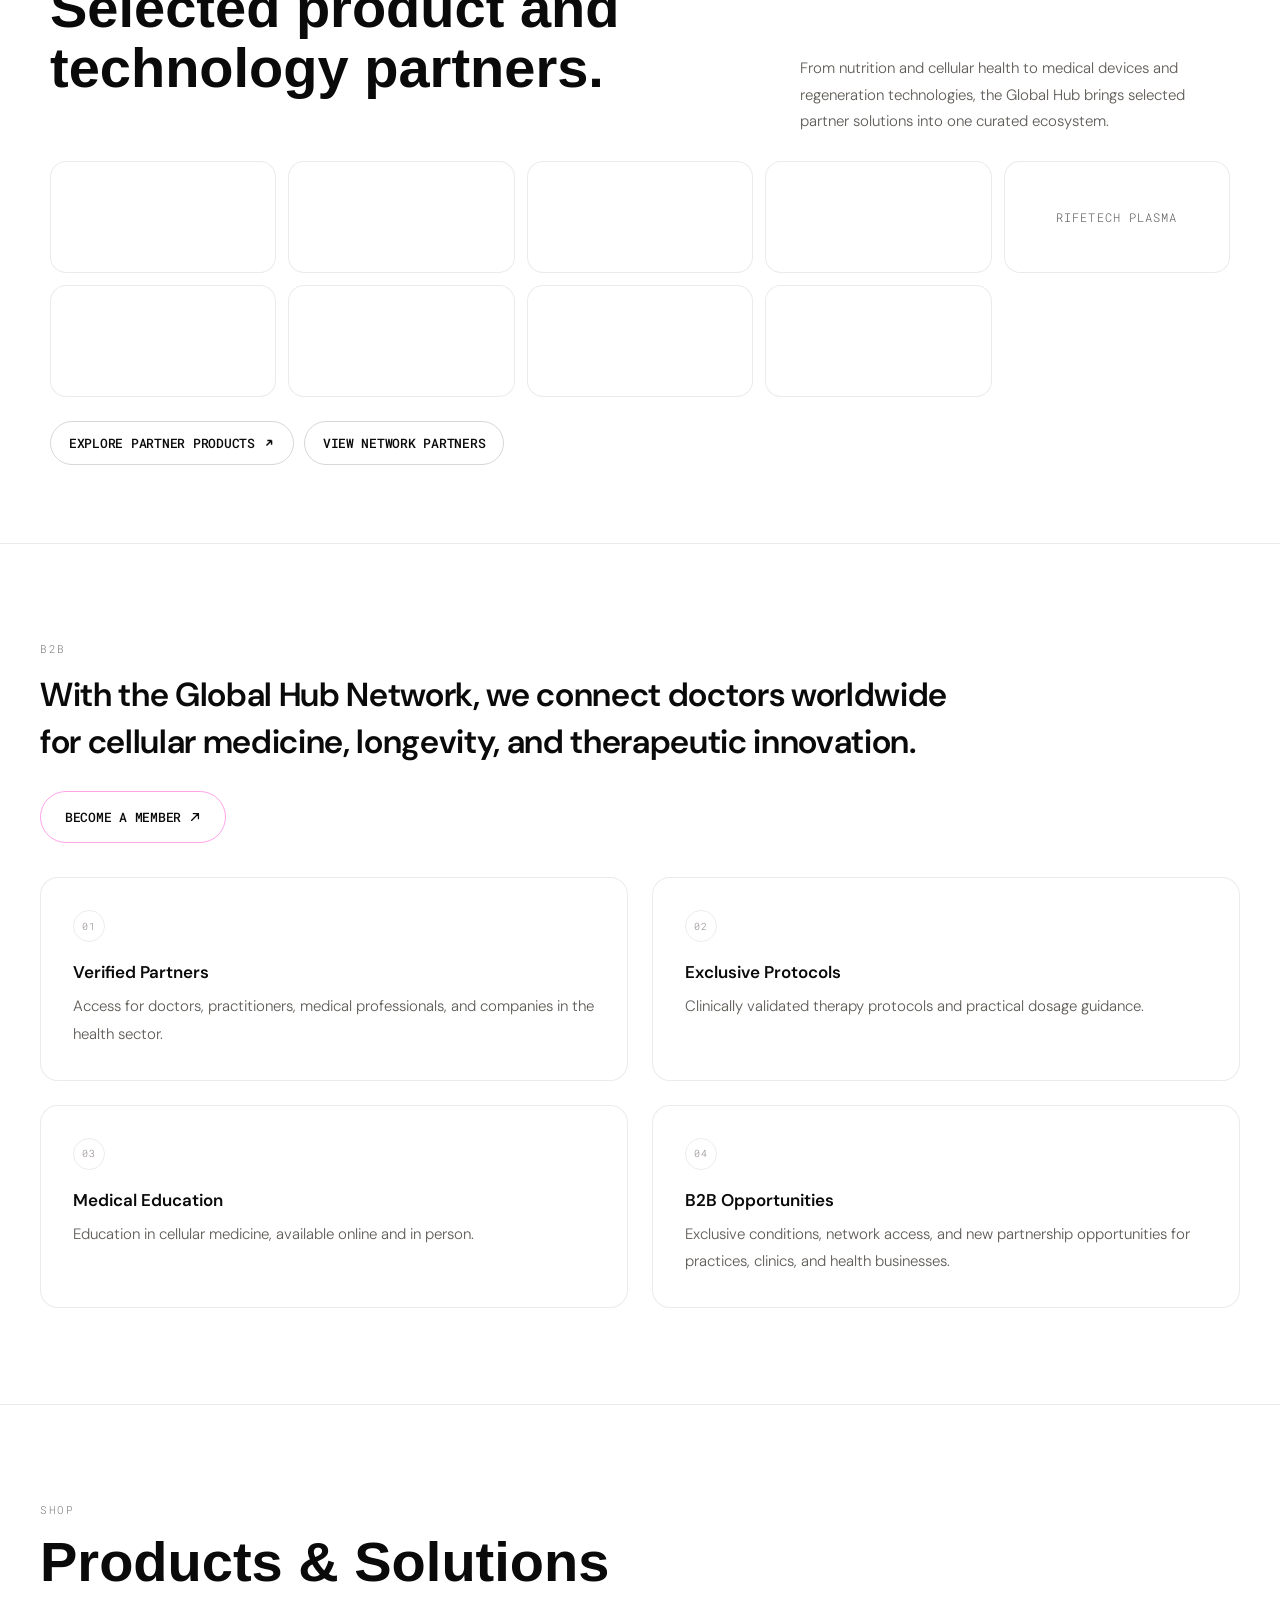
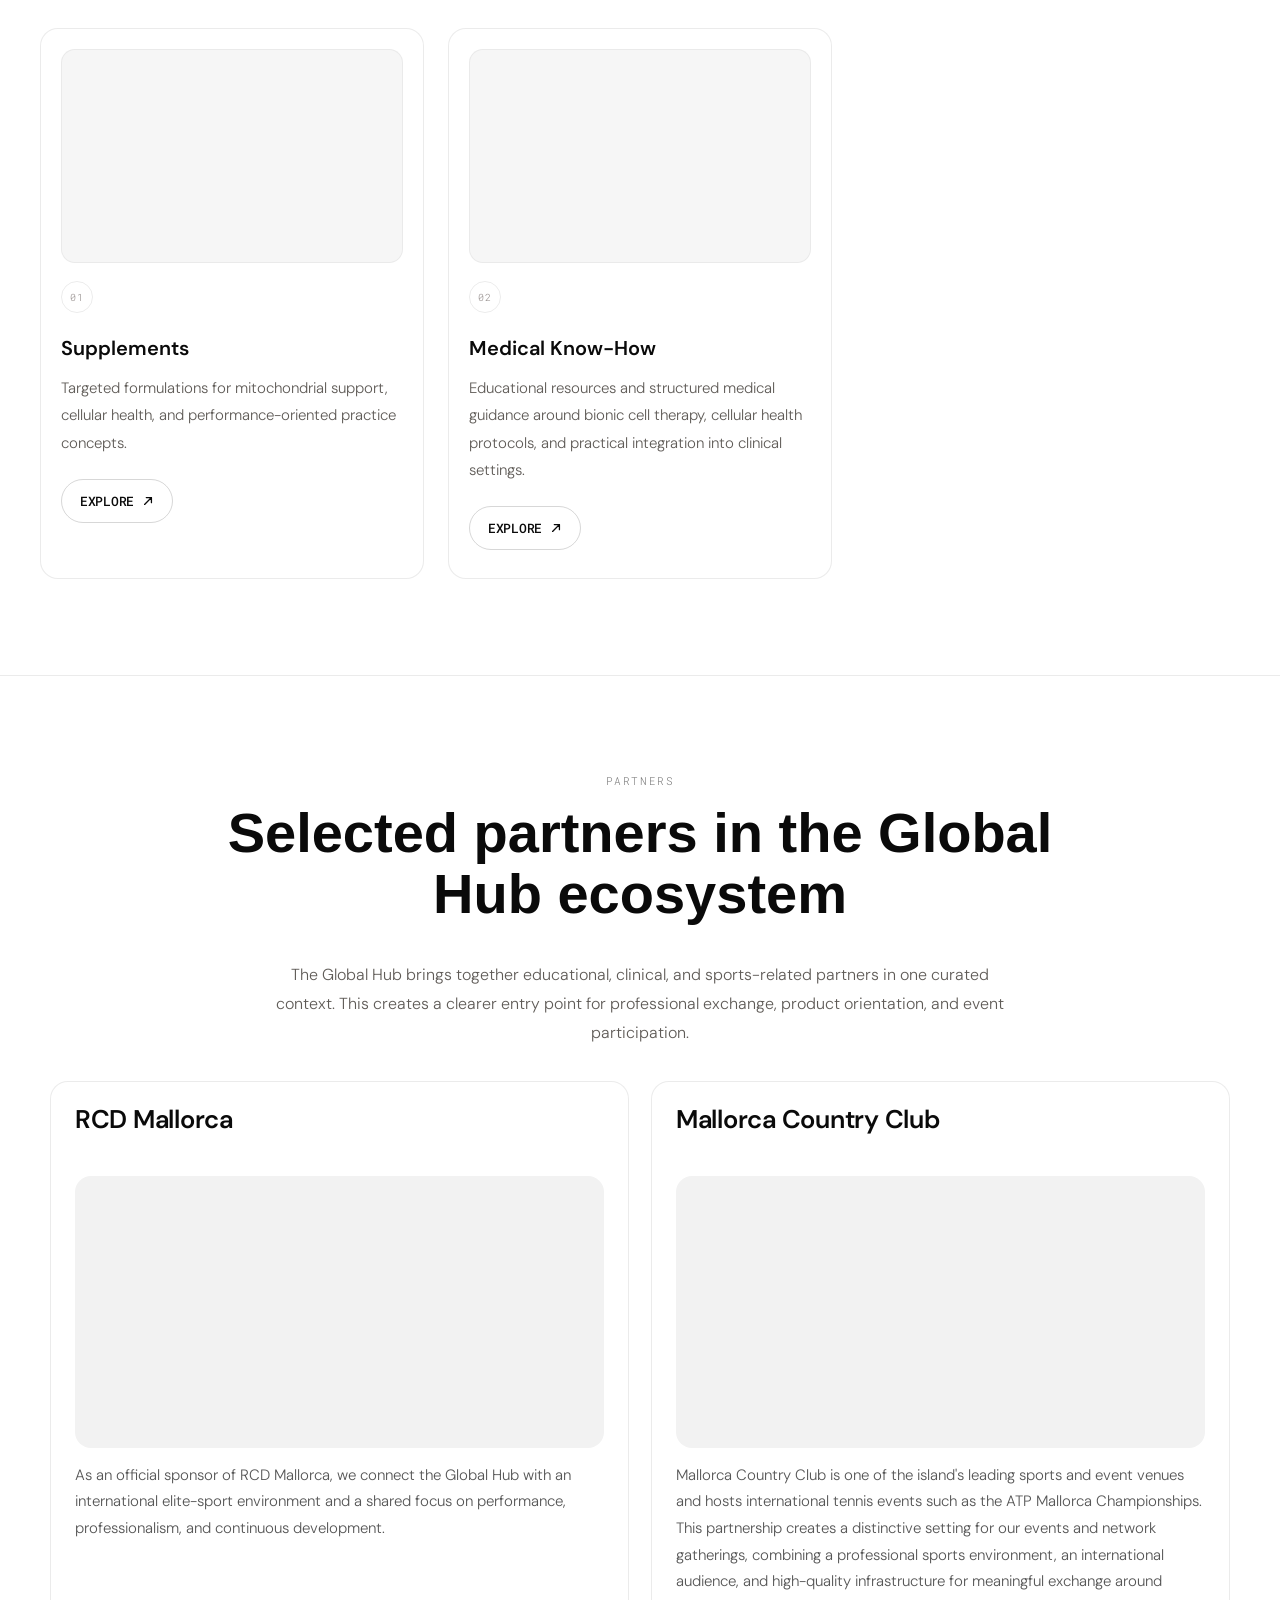
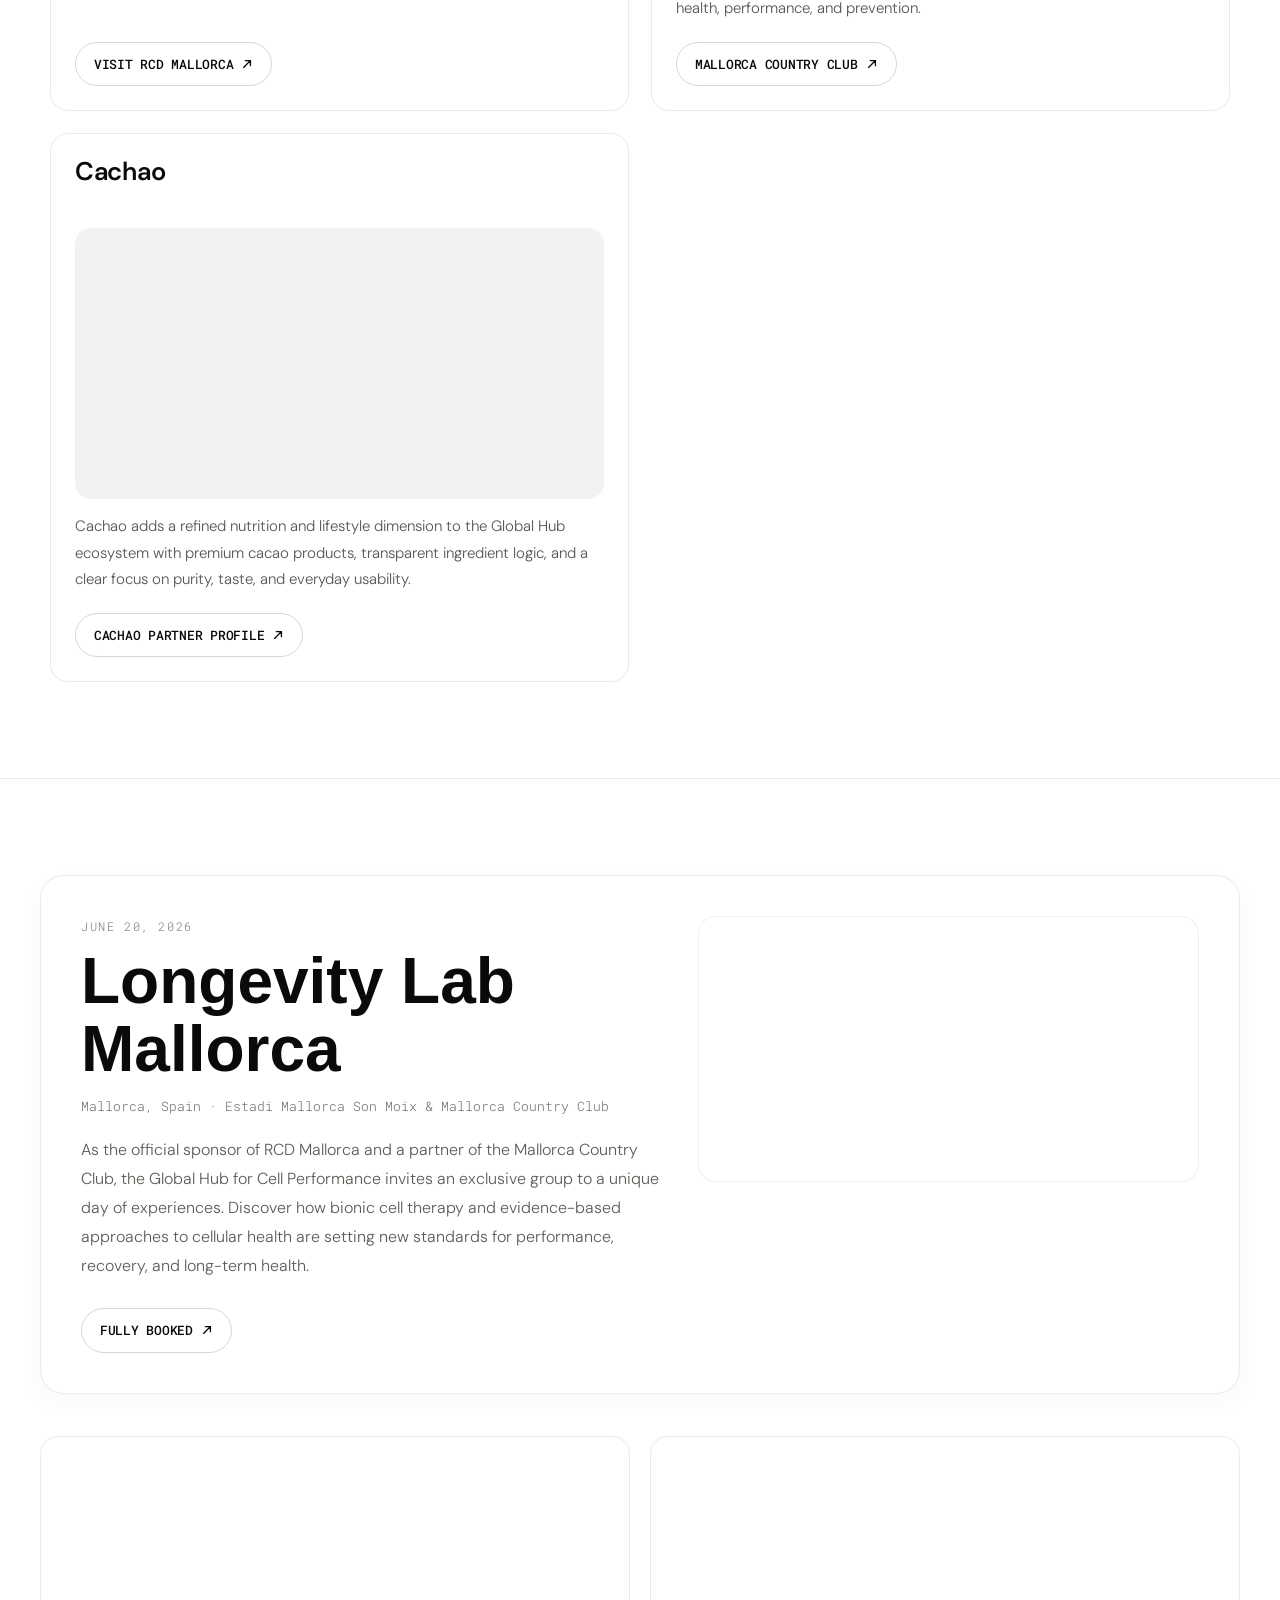
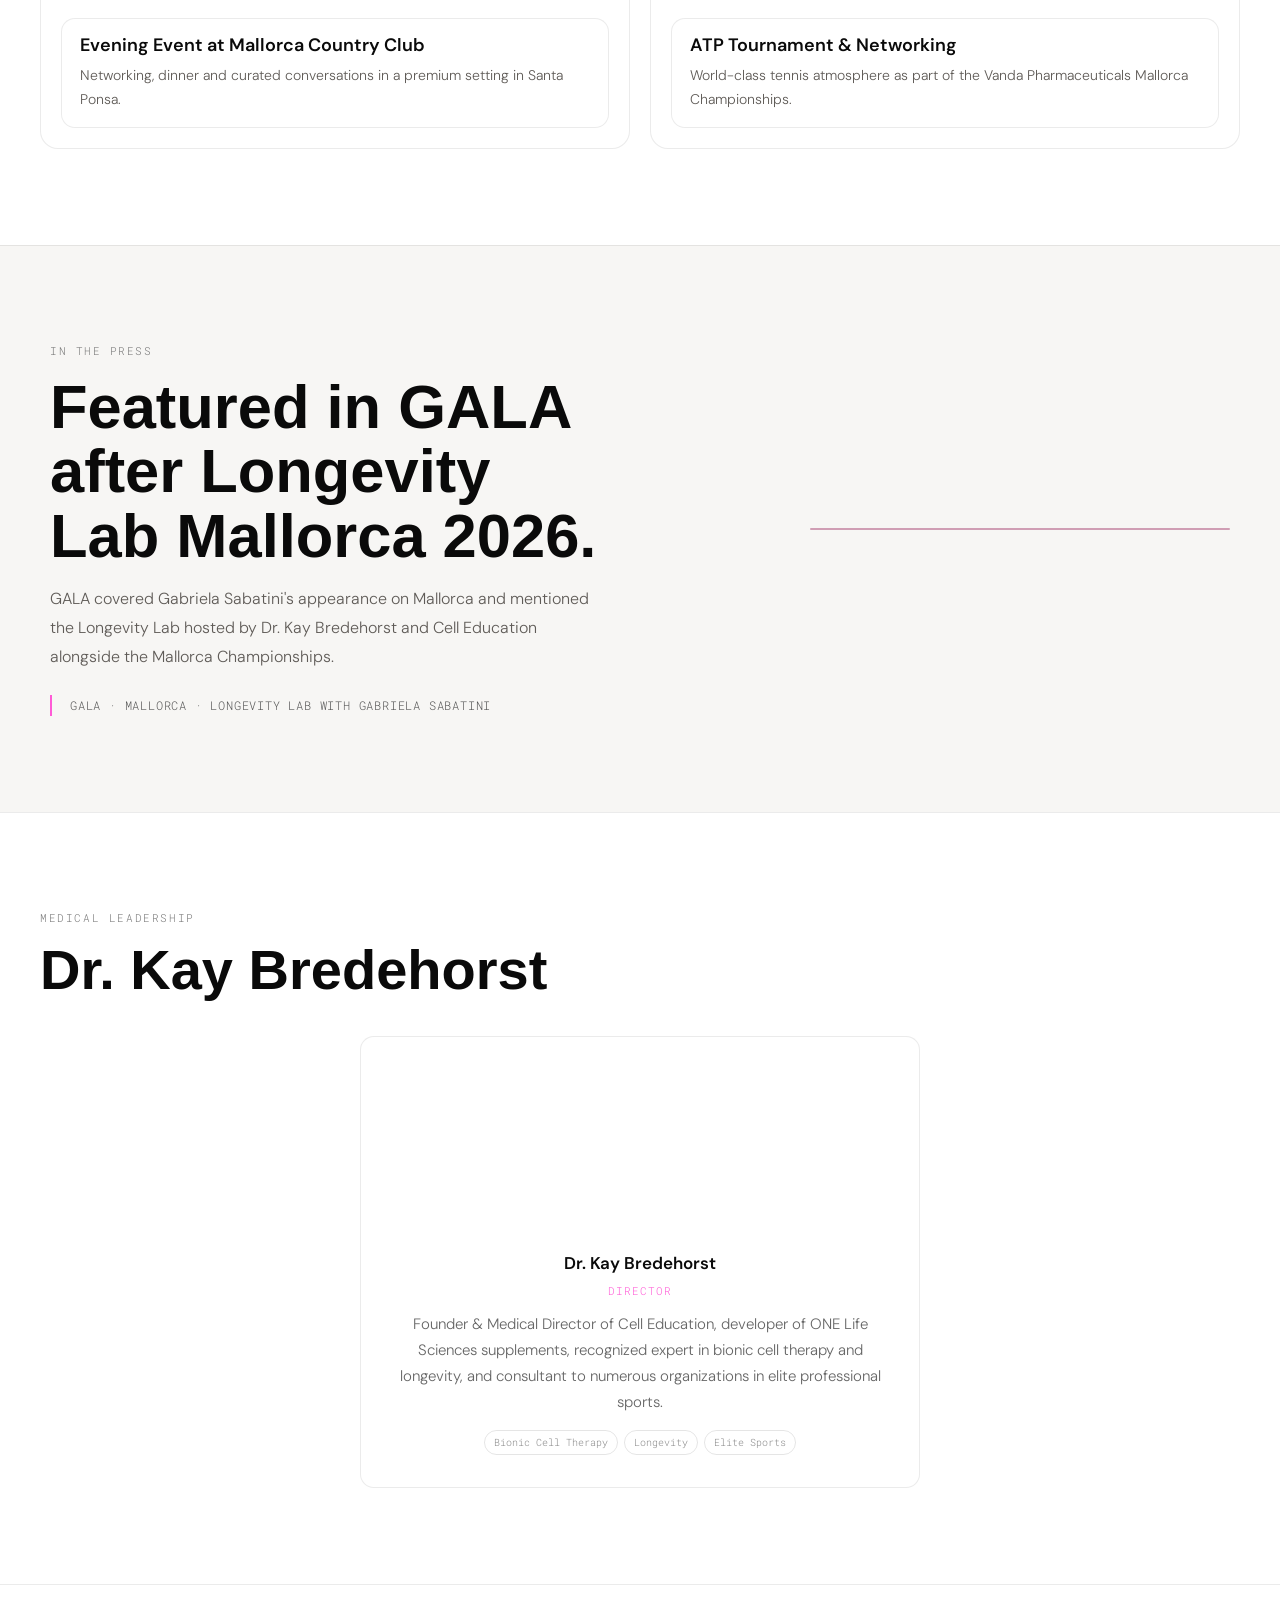
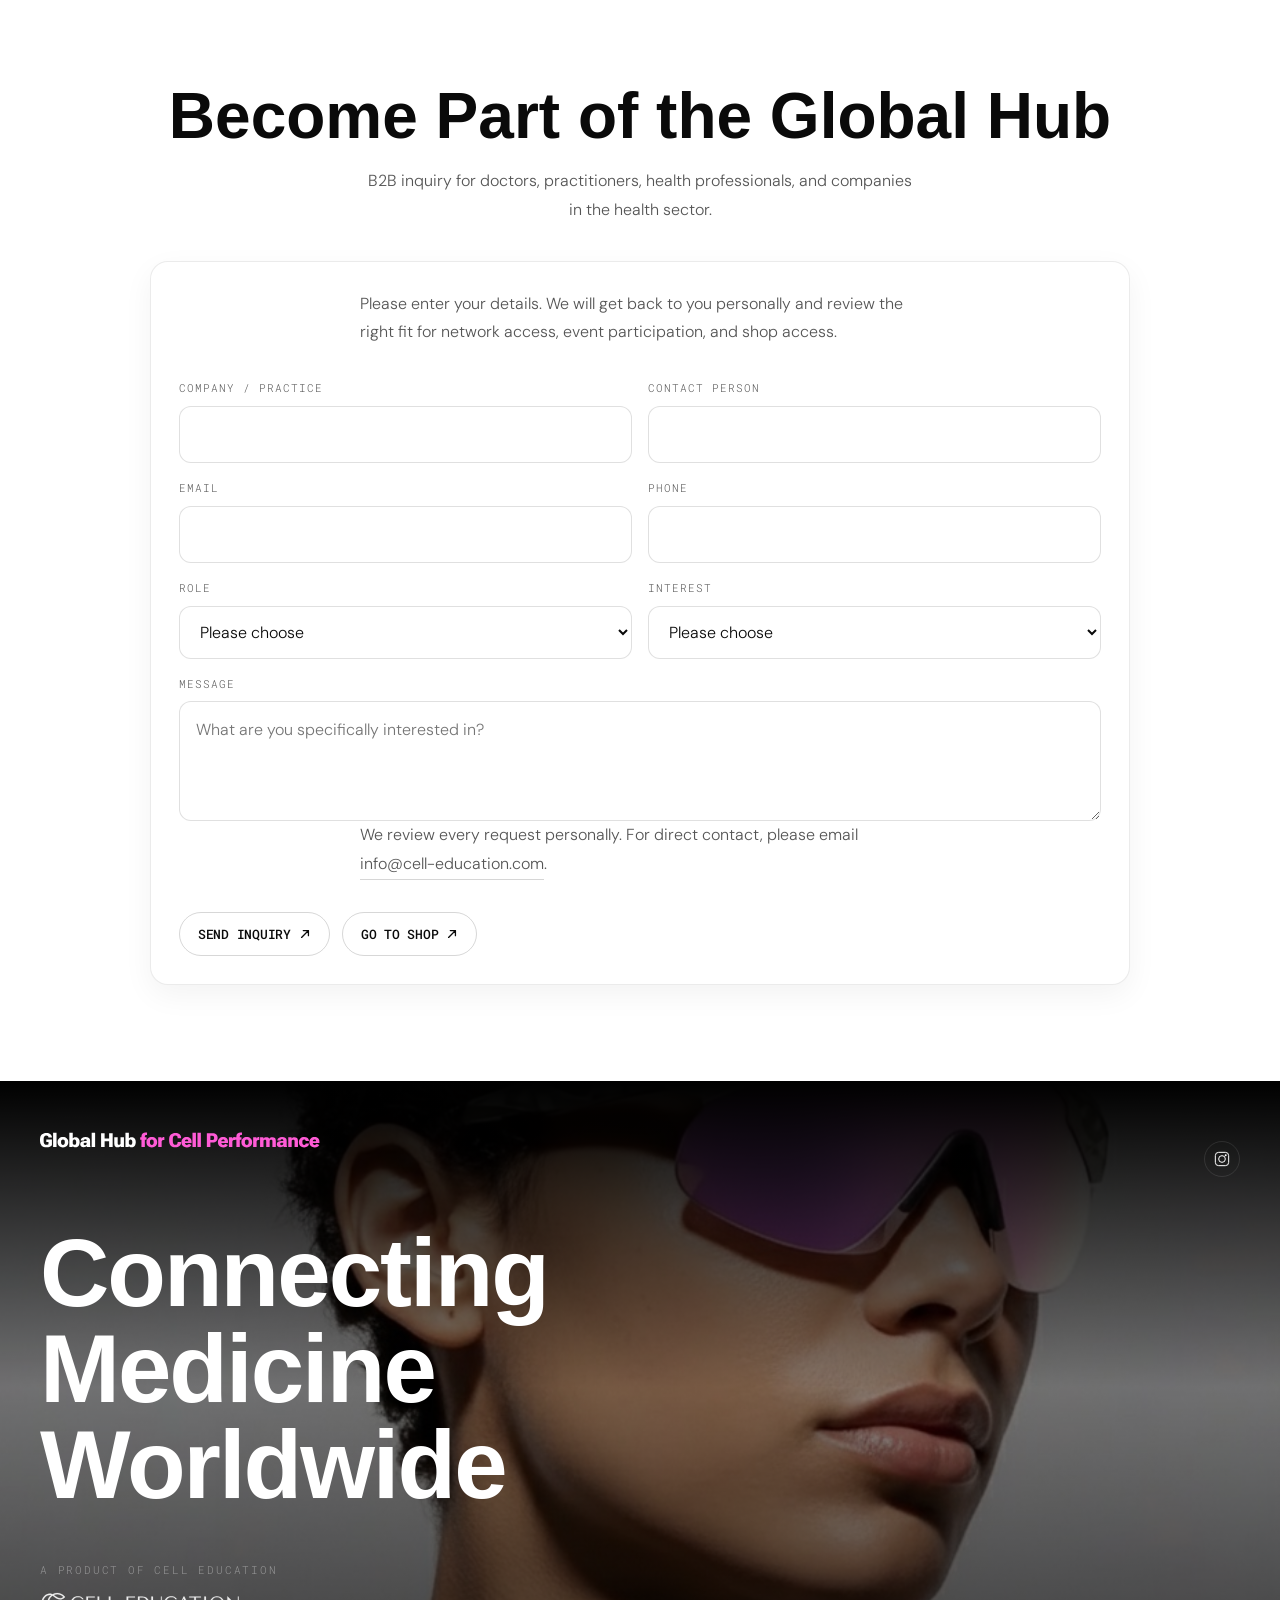
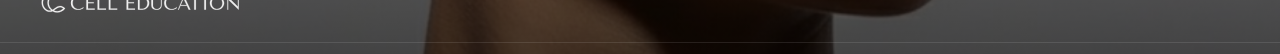
<file: global-hub_9.html>
<!doctype html>
<html lang="en"><head><meta charset="utf-8"><meta name="robots" content="noindex"><meta http-equiv="refresh" content="0;url=/"><title>Global Hub</title></head><body><a href="/">Global Hub</a></body></html>
</file>
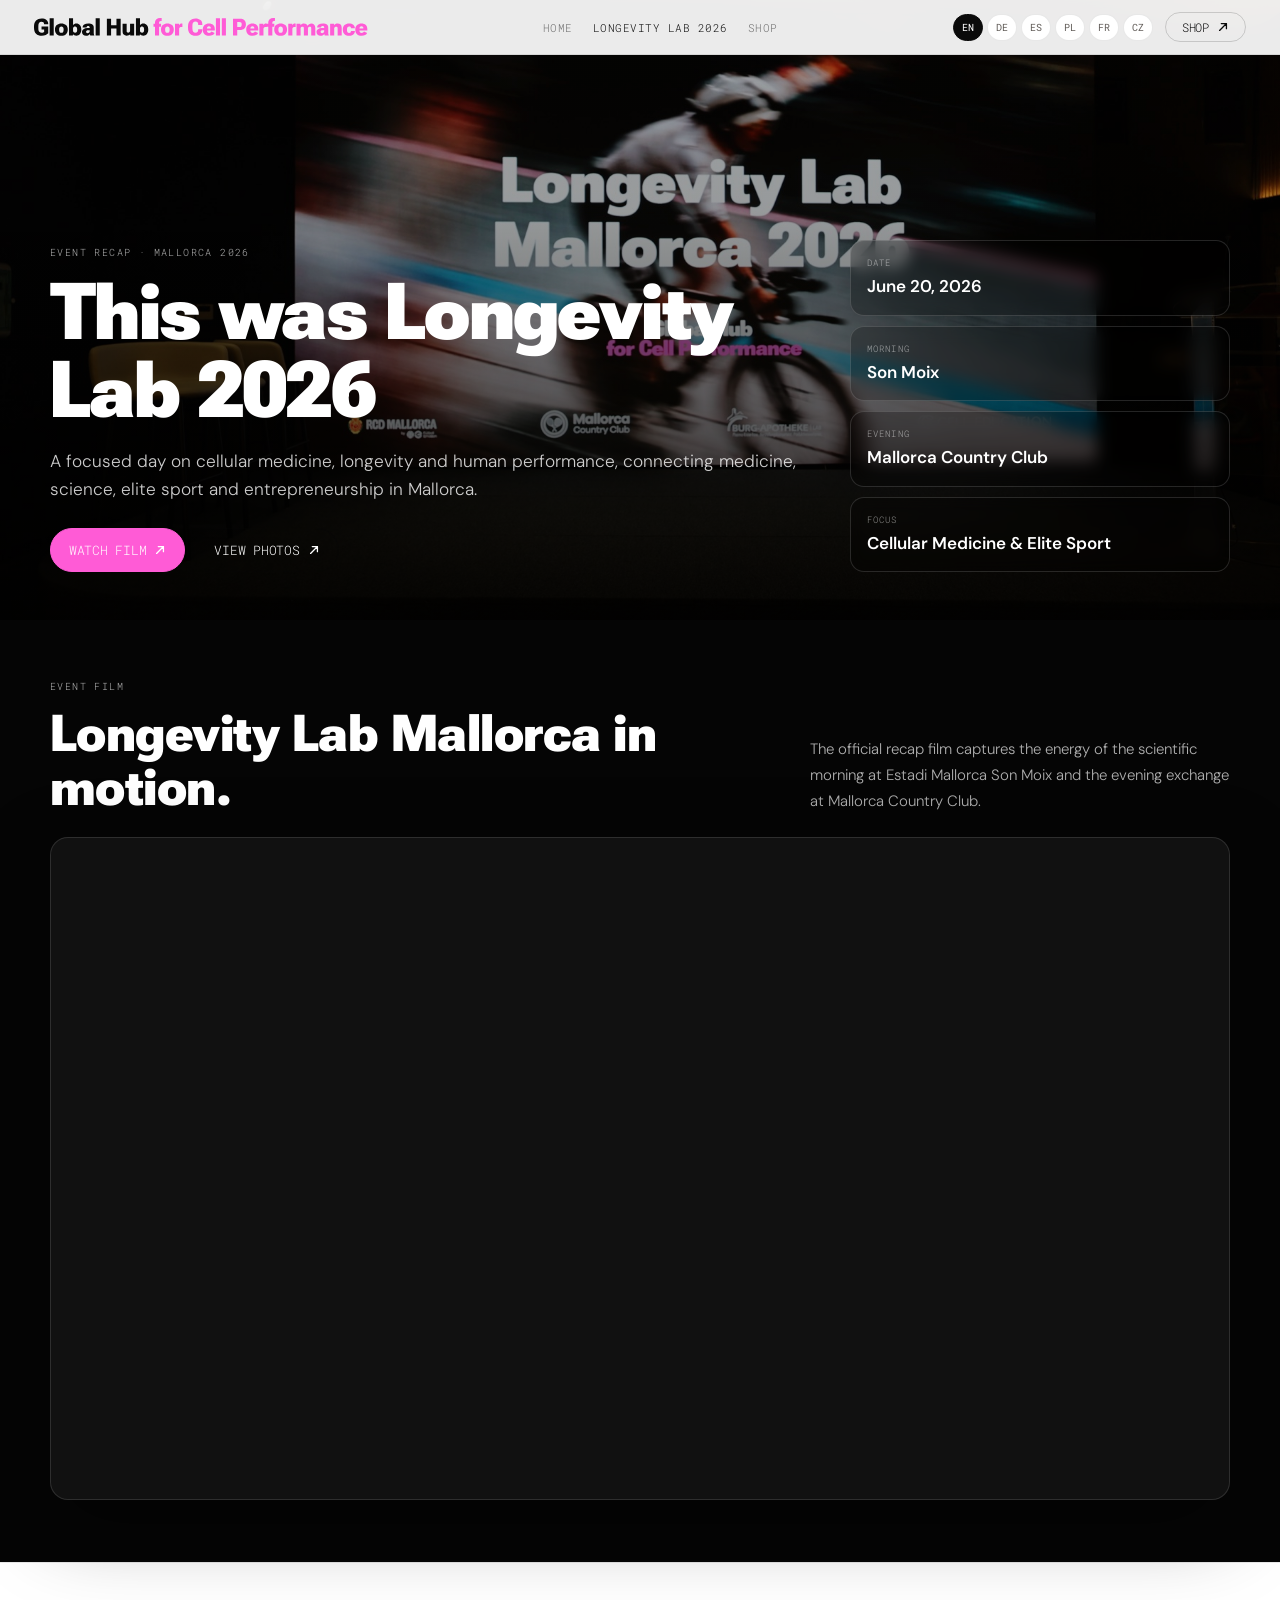
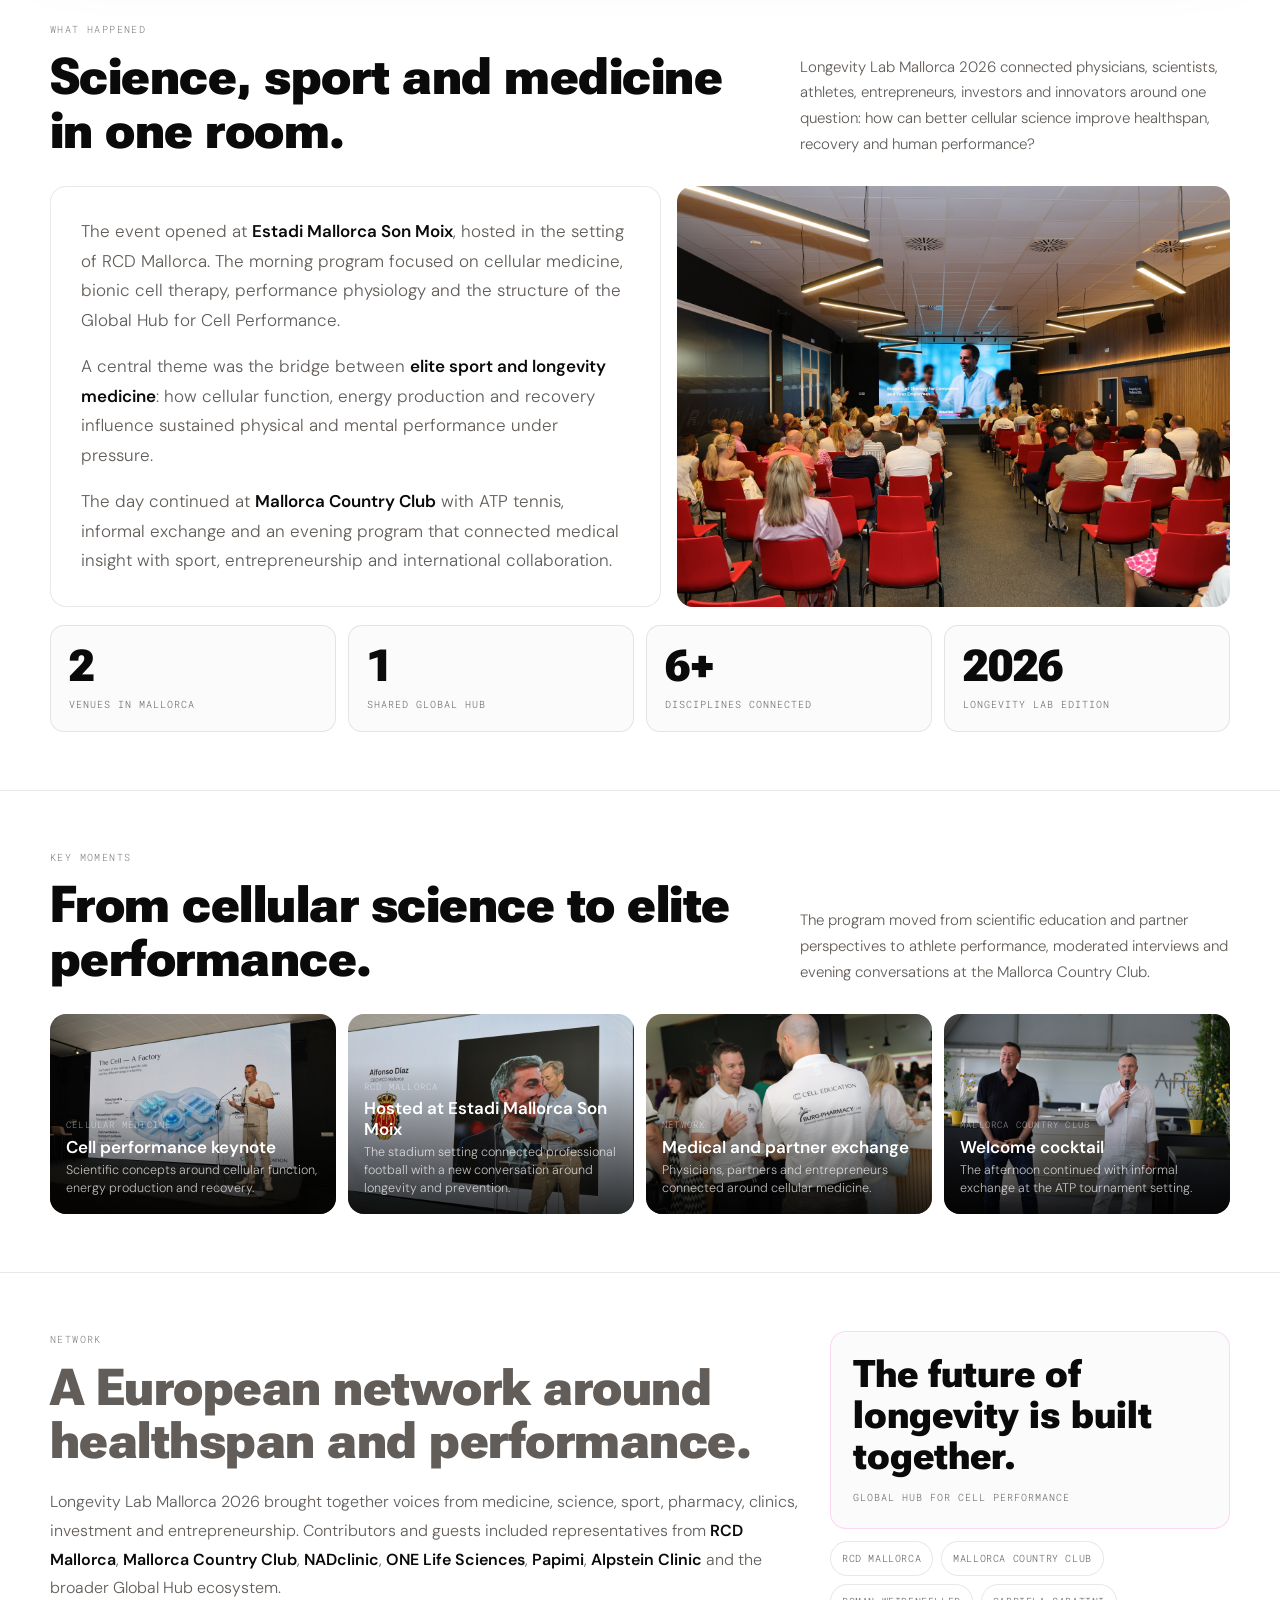
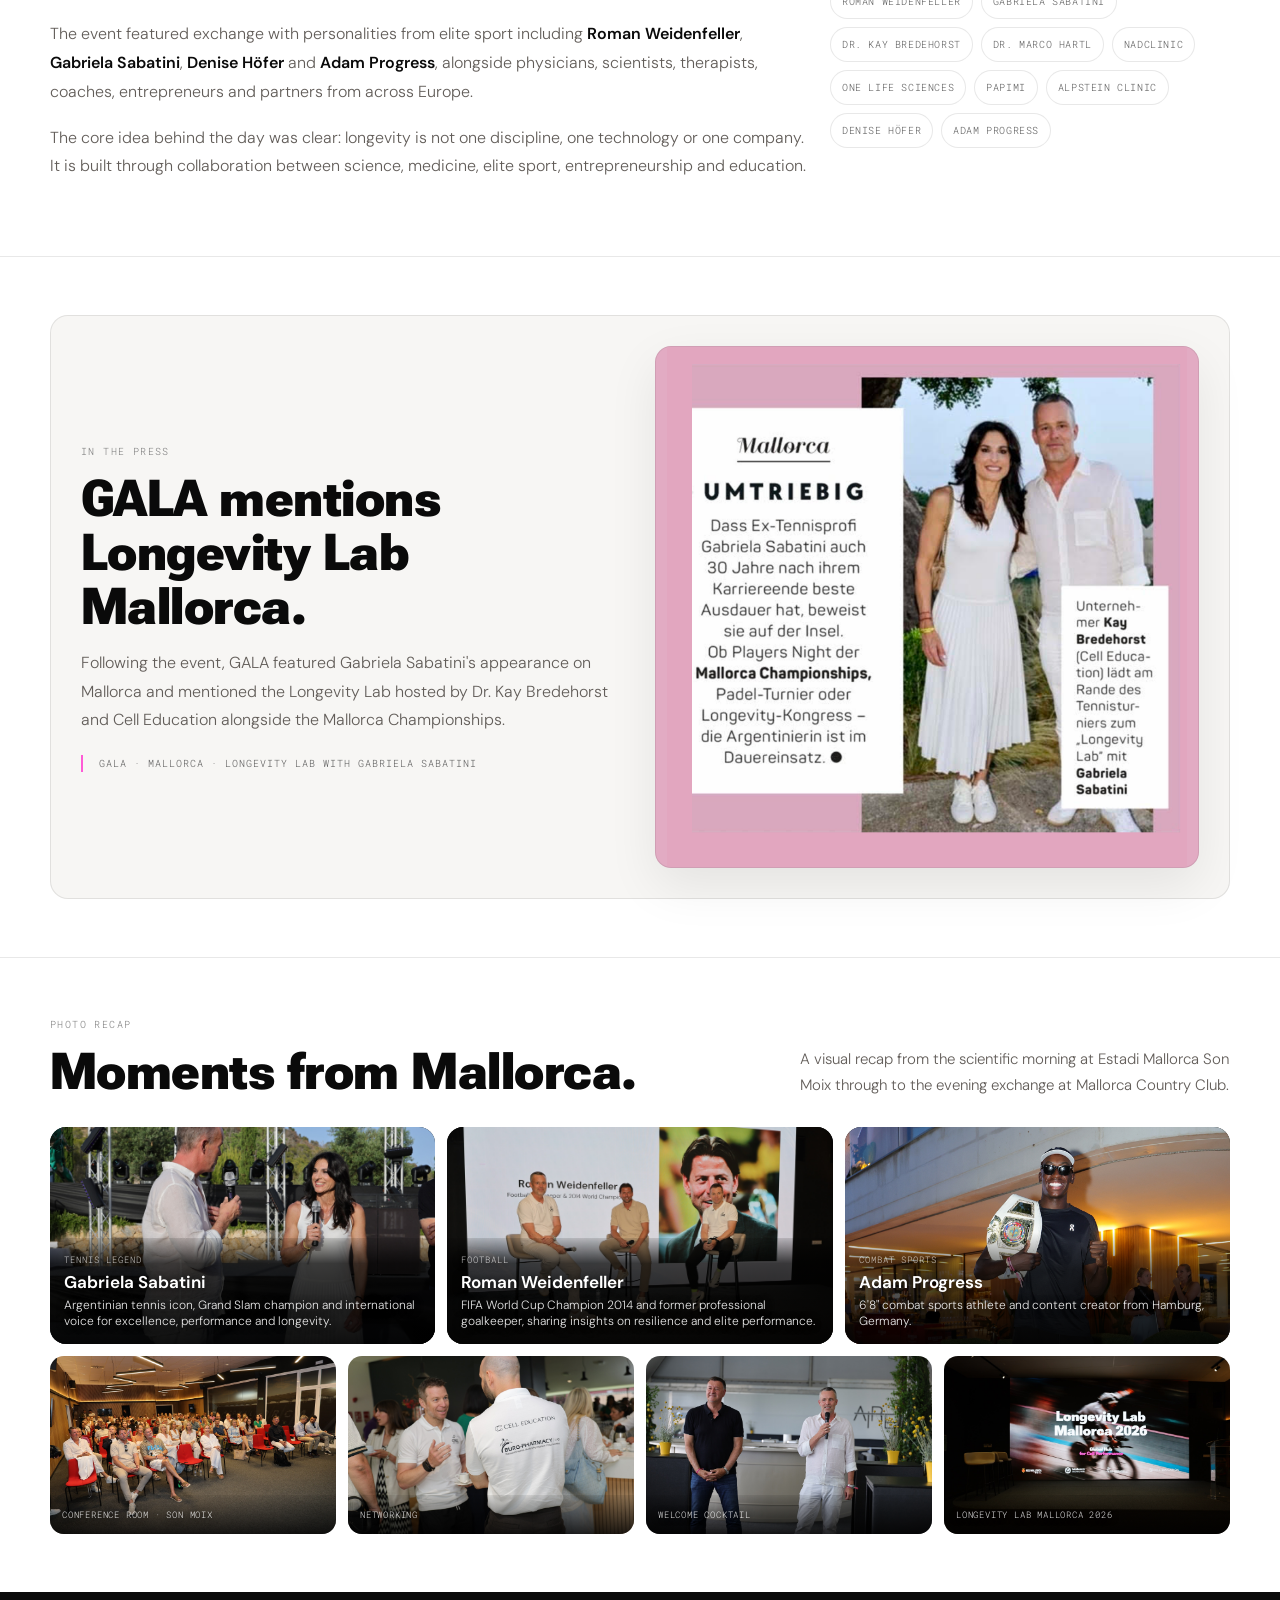
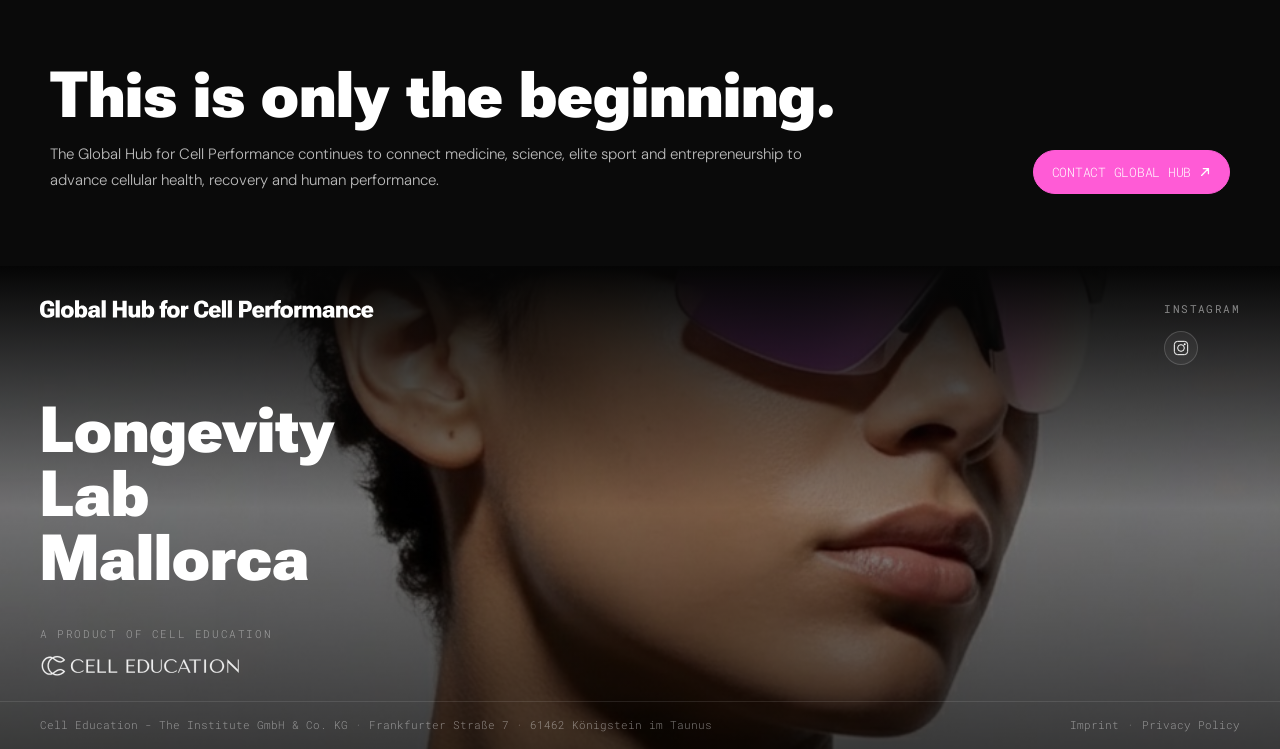
<file: longevity-lab.html>
<!DOCTYPE html>
<html lang="en">
<head>
<!-- Google Tag Manager -->
<script>(function(w,d,s,l,i){w[l]=w[l]||[];w[l].push({'gtm.start':
new Date().getTime(),event:'gtm.js'});var f=d.getElementsByTagName(s)[0],
j=d.createElement(s),dl=l!='dataLayer'?'&l='+l:'';j.async=true;j.src=
'https://www.googletagmanager.com/gtm.js?id='+i+dl;f.parentNode.insertBefore(j,f);
})(window,document,'script','dataLayer','GTM-M27997ZX');</script>
<!-- End Google Tag Manager -->
<meta charset="UTF-8">
<meta name="viewport" content="width=device-width, initial-scale=1.0">
<title>Longevity Lab Mallorca 2026 Recap | Global Hub for Cell Performance</title>
<meta name="description" content="Recap of Longevity Lab Mallorca 2026 by the Global Hub for Cell Performance: cellular medicine, longevity, elite sport, science, entrepreneurship and human performance.">
<link rel="icon" type="image/svg+xml" href="images/faviconglobalhub.svg">
<link rel="preconnect" href="https://fonts.googleapis.com">
<link rel="preconnect" href="https://fonts.gstatic.com" crossorigin>
<link href="https://fonts.googleapis.com/css2?family=DM+Sans:wght@300;400;500;600&family=Roboto+Flex:opsz,wght@8..144,500;8..144,800&family=Roboto+Mono:wght@400;500&display=swap" rel="stylesheet">
<style>
*,*::before,*::after{box-sizing:border-box;margin:0;padding:0}
:root{--accent:#ff5bd6;--black:#050505;--white:#fff;--ink:#0a0a0a;--muted:#625d59;--line:rgba(10,10,10,.09);--soft:#f7f6f4;--mono:'Roboto Mono',monospace;--headline:'Roboto Flex',sans-serif;--body:'DM Sans',sans-serif}
html{scroll-behavior:smooth}body{font-family:var(--body);font-weight:300;color:var(--ink);background:#fff;line-height:1.7;-webkit-font-smoothing:antialiased}a{color:inherit;text-decoration:none}img{max-width:100%;display:block}
.nav{position:fixed;top:0;left:0;right:0;z-index:20;padding:12px 34px;display:flex;align-items:center;justify-content:space-between;background:rgba(255,255,255,.92);border-bottom:1px solid var(--line);backdrop-filter:blur(12px)}.nav__logo img{height:18px;width:auto}.nav__links{display:flex;align-items:center;gap:20px;list-style:none}.nav__links a{font-family:var(--mono);font-size:11px;text-transform:uppercase;letter-spacing:.5px;color:rgba(10,10,10,.55);transition:color .25s}.nav__links a:hover,.nav__links a.active{color:var(--ink)}.nav__right{display:flex;align-items:center;gap:12px}.nav__mobile{display:none;width:34px;height:34px;border:1px solid var(--line);border-radius:999px;align-items:center;justify-content:center;flex-direction:column;gap:4px;cursor:pointer;background:rgba(255,255,255,.7)}.nav__mobile span{display:block;width:14px;height:1px;background:var(--ink)}.nav-overlay{position:fixed;inset:0;background:rgba(0,0,0,.96);backdrop-filter:blur(20px);z-index:999;display:flex;flex-direction:column;align-items:center;justify-content:center;gap:28px;opacity:0;pointer-events:none;transition:opacity .3s}.nav-overlay.active{opacity:1;pointer-events:all}.nav-overlay a{font-family:var(--mono);font-size:20px;text-transform:uppercase;letter-spacing:2px;color:rgba(255,255,255,.68);transition:color .25s}.nav-overlay a:hover{color:var(--accent)}.nav-overlay__close{position:absolute;top:16px;right:20px;width:36px;height:36px;cursor:pointer;display:flex;align-items:center;justify-content:center;font-size:24px;color:#fff}.lang-switcher{display:flex;align-items:center;gap:4px}.lang-switcher button{border:1px solid var(--line);background:#fff;color:var(--muted);border-radius:999px;padding:6px 8px;font-family:var(--mono);font-size:10px;text-transform:uppercase;cursor:default}.lang-switcher button.active{background:var(--ink);border-color:var(--ink);color:#fff}.nav-overlay .lang-switcher{display:flex;flex-wrap:wrap;justify-content:center;gap:8px;margin-top:4px}.nav-overlay .lang-switcher button{border-color:rgba(255,255,255,.22);background:rgba(255,255,255,.08);color:rgba(255,255,255,.72);font-size:11px}.nav-overlay .lang-switcher button.active{background:#fff;border-color:#fff;color:#0a0a0a}
.pill{display:inline-flex;align-items:center;justify-content:center;gap:8px;border:1px solid rgba(10,10,10,.16);border-radius:999px;padding:10px 18px;font-family:var(--mono);font-size:13px;text-transform:uppercase;letter-spacing:-.02em;white-space:nowrap;transition:border-color .25s,box-shadow .25s,transform .25s}.pill:hover{border-color:var(--accent);box-shadow:inset 0 0 0 1px rgba(255,91,214,.18);transform:translateY(-1px)}.pill--solid{background:var(--accent);border-color:var(--accent);color:#fff}.pill svg{width:12px;height:12px;flex:0 0 auto}.nav__shop{padding:8px 16px;font-size:12px;line-height:1}
.hero{position:relative;min-height:620px;padding:116px 40px 48px;display:flex;align-items:flex-end;color:#fff;background:#050505;overflow:hidden}.hero__image{position:absolute;inset:0;background:url('images/longevity-lab-recap/hero-stage.jpg') center/cover no-repeat;opacity:.78}.hero__overlay{position:absolute;inset:0;background:linear-gradient(180deg,rgba(0,0,0,.18),rgba(0,0,0,.22) 34%,rgba(0,0,0,.82))}.hero__inner{position:relative;z-index:1;width:100%;max-width:1180px;margin:0 auto;display:grid;grid-template-columns:minmax(0,1fr) minmax(270px,380px);gap:34px;align-items:end}.label{font-family:var(--mono);font-size:10px;text-transform:uppercase;letter-spacing:1.4px;color:rgba(255,255,255,.7);margin-bottom:12px}.hero h1{font-family:var(--headline);font-weight:800;font-size:clamp(44px,6.2vw,82px);line-height:.98;letter-spacing:-.02em;margin-bottom:18px}.hero p{font-size:clamp(16px,1.35vw,19px);line-height:1.65;color:rgba(255,255,255,.8);max-width:790px}.hero__actions{display:flex;flex-wrap:wrap;gap:10px;margin-top:24px}.hero__facts{display:grid;gap:10px}.fact{border:1px solid rgba(255,255,255,.14);border-radius:14px;padding:14px 16px;background:rgba(0,0,0,.24);backdrop-filter:blur(8px)}.fact span{display:block;font-family:var(--mono);font-size:9px;text-transform:uppercase;letter-spacing:1.1px;color:rgba(255,255,255,.54);margin-bottom:3px}.fact strong{font-size:17px;line-height:1.22;font-weight:600;color:#fff}
.video-section{padding:58px 40px 62px;background:#050505;color:#fff}.video-section__inner{max-width:1180px;margin:0 auto}.video-section__header{display:grid;grid-template-columns:minmax(0,1fr) minmax(260px,420px);gap:30px;align-items:end;margin-bottom:22px}.video-section h2{font-family:var(--headline);font-weight:800;font-size:clamp(30px,4vw,56px);line-height:1.05;letter-spacing:-.01em}.video-section p{font-size:15px;color:rgba(255,255,255,.68);line-height:1.72}.video-embed{position:relative;aspect-ratio:16/9;border-radius:18px;overflow:hidden;background:#111;border:1px solid rgba(255,255,255,.12);box-shadow:0 28px 80px rgba(0,0,0,.38)}.video-embed iframe{position:absolute;inset:0;width:100%;height:100%;border:0}
.section{padding:58px 40px;border-top:1px solid var(--line)}.section__inner{max-width:1180px;margin:0 auto}.section__header{display:grid;grid-template-columns:minmax(0,1fr) minmax(280px,430px);gap:30px;align-items:end;margin-bottom:28px}.section h2{font-family:var(--headline);font-weight:800;font-size:clamp(30px,4vw,56px);line-height:1.05;letter-spacing:-.01em}.section__header p{font-size:15px;color:var(--muted);line-height:1.72}.lead-grid{display:grid;grid-template-columns:1.05fr .95fr;gap:16px;align-items:stretch}.lead-copy{padding:30px;border:1px solid var(--line);border-radius:16px;background:#fff}.lead-copy p{font-size:17px;line-height:1.75;color:var(--muted);margin-bottom:16px}.lead-copy p:last-child{margin-bottom:0}.lead-copy strong{font-weight:600;color:var(--ink)}.lead-image{border-radius:16px;overflow:hidden;min-height:320px;background:#111}.lead-image img{width:100%;height:100%;object-fit:cover}
.metrics{display:grid;grid-template-columns:repeat(4,minmax(0,1fr));gap:12px;margin-top:18px}.metric{padding:18px;border:1px solid var(--line);border-radius:14px;background:#fbfbfb}.metric strong{display:block;font-family:var(--headline);font-size:clamp(28px,4vw,44px);font-weight:800;line-height:1;color:var(--ink)}.metric span{display:block;margin-top:8px;font-family:var(--mono);font-size:10px;text-transform:uppercase;letter-spacing:1px;color:var(--muted)}
.moment-grid{display:grid;grid-template-columns:repeat(4,minmax(0,1fr));gap:12px}.moment{position:relative;min-height:200px;border-radius:16px;overflow:hidden;background:#0a0a0a}.moment img{width:100%;height:100%;object-fit:cover;transition:transform .5s ease}.moment:hover img{transform:scale(1.025)}.moment__caption{position:absolute;left:0;right:0;bottom:0;padding:16px;background:linear-gradient(180deg,rgba(0,0,0,0),rgba(0,0,0,.78));color:#fff}.moment__caption span{display:block;font-family:var(--mono);font-size:9px;text-transform:uppercase;letter-spacing:1.2px;color:rgba(255,255,255,.58);margin-bottom:4px}.moment__caption strong{display:block;font-size:17px;font-weight:600;line-height:1.2}.moment__caption p{margin-top:5px;font-size:12.5px;line-height:1.42;color:rgba(255,255,255,.72)}
.story{display:grid;grid-template-columns:minmax(0,1fr) minmax(280px,400px);gap:22px;align-items:start}.story__text{font-size:16px;line-height:1.8;color:var(--muted)}.story__text p{margin-bottom:17px}.story__text strong{font-weight:600;color:var(--ink)}.story__side{display:grid;gap:12px}.quote{padding:22px;border:1px solid rgba(255,91,214,.22);border-radius:16px;background:#fbfbfb}.quote p{font-family:var(--headline);font-weight:800;font-size:clamp(25px,3vw,38px);line-height:1.08;color:var(--ink)}.quote span{display:block;margin-top:12px;font-family:var(--mono);font-size:10px;text-transform:uppercase;letter-spacing:1px;color:var(--muted)}.name-list{display:flex;flex-wrap:wrap;gap:8px}.name-list span{border:1px solid var(--line);border-radius:999px;padding:8px 11px;font-family:var(--mono);font-size:10px;text-transform:uppercase;letter-spacing:.6px;color:#555;background:#fff}
.press-feature{display:grid;grid-template-columns:minmax(0,.9fr) minmax(300px,.9fr);gap:30px;align-items:center;padding:30px;border:1px solid var(--line);border-radius:18px;background:#f7f6f4}.press-feature__copy h2{font-family:var(--headline);font-size:clamp(30px,4vw,54px);font-weight:800;line-height:1.06;margin-bottom:15px}.press-feature__copy p{font-size:16px;line-height:1.78;color:var(--muted);margin-bottom:20px}.press-feature__source{border-left:2px solid var(--accent);padding-left:16px;font-family:var(--mono);font-size:10px;text-transform:uppercase;letter-spacing:1px;color:#555;line-height:1.7}.press-feature__media{border-radius:16px;overflow:hidden;background:#e2abc3;border:1px solid rgba(10,10,10,.08);box-shadow:0 18px 50px rgba(0,0,0,.08)}.press-feature__media img{width:100%;height:auto;max-height:520px;object-fit:contain;display:block}
.athlete-grid{display:grid;grid-template-columns:repeat(3,minmax(0,1fr));gap:12px;margin-bottom:12px}.athlete-card{position:relative;min-height:210px;aspect-ratio:16/9;border-radius:16px;overflow:hidden;background:#111}.athlete-card img{width:100%;height:100%;object-fit:cover}.athlete-card--sabatini img{object-position:72% center}.athlete-card--roman img{object-position:center 34%}.athlete-card--adam img{object-position:center 38%}.athlete-card__caption{position:absolute;left:0;right:0;bottom:0;padding:14px;background:linear-gradient(180deg,rgba(0,0,0,.12),rgba(0,0,0,.72) 24%,rgba(0,0,0,.93));color:#fff;text-shadow:0 1px 8px rgba(0,0,0,.9)}.athlete-card--adam .athlete-card__caption{padding-top:20px;background:linear-gradient(180deg,rgba(0,0,0,0),rgba(0,0,0,.56) 34%,rgba(0,0,0,.9))}.athlete-card__caption span{display:block;font-family:var(--mono);font-size:9px;text-transform:uppercase;letter-spacing:1px;color:rgba(255,255,255,.76);margin-bottom:5px}.athlete-card__caption strong{display:block;font-size:17px;font-weight:650;line-height:1.15}.athlete-card__caption p{margin-top:5px;font-size:12px;line-height:1.35;color:rgba(255,255,255,.9)}.gallery{display:grid;grid-template-columns:repeat(4,minmax(0,1fr));gap:12px}.gallery figure{position:relative;min-height:150px;aspect-ratio:16/10;border-radius:14px;overflow:hidden;background:#111}.gallery img{width:100%;height:100%;object-fit:cover}.gallery figcaption{position:absolute;left:0;right:0;bottom:0;padding:12px;background:linear-gradient(180deg,rgba(0,0,0,.08),rgba(0,0,0,.78));font-family:var(--mono);font-size:9px;text-transform:uppercase;letter-spacing:.8px;color:rgba(255,255,255,.9);text-shadow:0 1px 7px rgba(0,0,0,.9)}
.closing{padding:72px 40px;background:#0a0a0a;color:#fff}.closing__inner{max-width:1180px;margin:0 auto;display:grid;grid-template-columns:minmax(0,1fr) auto;gap:24px;align-items:end}.closing h2{font-family:var(--headline);font-size:clamp(34px,5vw,68px);font-weight:800;line-height:1}.closing p{margin-top:14px;max-width:760px;color:rgba(255,255,255,.72);font-size:15px;line-height:1.72}.closing .pill{border-color:rgba(255,255,255,.26);color:#fff}.closing .pill--solid{border-color:var(--accent)}
.footer{position:relative;min-height:360px;display:flex;flex-direction:column;justify-content:space-between;overflow:hidden;color:#fff}.footer__bg{position:absolute;inset:0;background:url('images/footer-bg.jpg') center/cover no-repeat}.footer__overlay{position:absolute;inset:0;background:linear-gradient(180deg,#050505,rgba(0,0,0,.45) 50%,rgba(0,0,0,.72))}.footer__top,.footer__tagline,.footer__product,.footer__bottom{position:relative;z-index:1}.footer__top{display:flex;justify-content:space-between;padding:34px 40px}.footer__top img{height:18px;width:auto;filter:brightness(0) invert(1)}.footer__col h5{font-family:var(--mono);font-size:11px;font-weight:400;text-transform:uppercase;letter-spacing:1.4px;color:rgba(255,255,255,.48);margin-bottom:12px}.footer__socials{display:flex;gap:10px}.footer__socials a{width:34px;height:34px;border:1px solid rgba(255,255,255,.16);border-radius:50%;display:flex;align-items:center;justify-content:center;background:rgba(255,255,255,.05);transition:border-color .25s,background .25s}.footer__socials a:hover{border-color:var(--accent);background:rgba(255,91,214,.12)}.footer__tagline{padding:0 40px 34px}.footer__tagline h2{font-family:var(--headline);font-size:clamp(34px,5vw,72px);font-weight:800;line-height:1}.footer__product{padding:0 40px 24px;display:flex;flex-direction:column;align-items:flex-start;gap:10px}.footer__product span{font-family:var(--mono);font-size:11px;text-transform:uppercase;letter-spacing:1.6px;color:rgba(255,255,255,.45)}.footer__product img{height:24px;width:auto;max-width:220px;opacity:.9}.footer__bottom{border-top:1px solid rgba(255,255,255,.1);padding:14px 40px;display:flex;justify-content:space-between;gap:16px;align-items:center}.footer__bottom span,.footer__bottom a{font-family:var(--mono);font-size:11px;color:rgba(255,255,255,.45)}.footer__legal{display:flex;gap:8px;align-items:center}
@media(max-width:980px){.hero__inner,.lead-grid,.section__header,.video-section__header,.story,.press-feature,.closing__inner{grid-template-columns:1fr}.metrics{grid-template-columns:repeat(2,minmax(0,1fr))}.moment-grid,.gallery{grid-template-columns:repeat(2,minmax(0,1fr))}.closing__inner{align-items:start}.hero{min-height:580px}}@media(max-width:768px){.nav{padding:12px 20px}.nav__logo img{height:12px}.nav__links,.nav__right{display:none}.nav__mobile{display:flex}.hero{padding:104px 20px 38px;min-height:540px}.hero__facts{grid-template-columns:1fr}.section,.video-section{padding:46px 20px}.lead-copy{padding:22px}.lead-image{min-height:240px}.press-feature{padding:20px;gap:22px}.metrics{gap:10px}.athlete-grid,.moment-grid,.gallery{grid-template-columns:1fr}.moment,.gallery figure,.athlete-card{min-height:210px;aspect-ratio:16/10}.closing{padding:54px 20px}.footer__top{padding:28px 20px}.footer__tagline{padding:0 20px 28px}.footer__product{padding:0 20px 24px}.footer__bottom{padding:12px 20px;flex-direction:column;align-items:flex-start}}@media(max-width:520px){.hero h1{font-size:42px}.metrics{grid-template-columns:1fr}.fact strong{font-size:15px}.moment,.gallery figure,.athlete-card{min-height:200px}}
</style>
</head>
<body>
<!-- Google Tag Manager (noscript) -->
<noscript><iframe src="https://www.googletagmanager.com/ns.html?id=GTM-M27997ZX" height="0" width="0" style="display:none;visibility:hidden"></iframe></noscript>
<!-- End Google Tag Manager (noscript) -->
<nav class="nav">
<a class="nav__logo" href="index.html" aria-label="Global Hub home"><img src="images/global-hub-logo-dark.svg" alt="Global Hub for Cell Performance"></a>
<ul class="nav__links"><li><a href="index.html">Home</a></li><li><a href="longevity-lab.html" class="active">Longevity Lab 2026</a></li><li><a href="shop.html">Shop</a></li></ul>
<div class="nav__right"><div class="lang-switcher" aria-label="Language switcher"><button type="button" class="active">EN</button><button type="button">DE</button><button type="button">ES</button><button type="button">PL</button><button type="button">FR</button><button type="button">CZ</button></div><a href="shop.html" class="pill nav__shop">Shop <svg viewBox="0 0 14 14" fill="none"><path d="M3 11L11 3M11 3H5M11 3V9" stroke="currentColor" stroke-width="1.5" stroke-linecap="round" stroke-linejoin="round"/></svg></a></div>
<div class="nav__mobile" onclick="toggleNav()"><span></span><span></span><span></span></div>
</nav>
<div class="nav-overlay" id="navOverlay">
<div class="nav-overlay__close" onclick="toggleNav()">✕</div>
<a href="index.html" onclick="toggleNav()">Home</a>
<a href="longevity-lab.html" onclick="toggleNav()">Longevity Lab 2026</a>
<a href="shop.html" onclick="toggleNav()">Shop</a>
<div class="lang-switcher" aria-label="Language switcher mobile"><button type="button" class="active">EN</button><button type="button">DE</button><button type="button">ES</button><button type="button">PL</button><button type="button">FR</button><button type="button">CZ</button></div>
</div>
<main>
<section class="hero">
<div class="hero__image"></div>
<div class="hero__overlay"></div>
<div class="hero__inner">
<div>
<div class="label">Event Recap · Mallorca 2026</div>
<h1>This was Longevity Lab 2026</h1>
<p>A focused day on cellular medicine, longevity and human performance, connecting medicine, science, elite sport and entrepreneurship in Mallorca.</p>
<div class="hero__actions">
<a class="pill pill--solid" href="#film">Watch Film <svg viewBox="0 0 14 14" fill="none"><path d="M3 11L11 3M11 3H5M11 3V9" stroke="currentColor" stroke-width="1.5" stroke-linecap="round" stroke-linejoin="round"/></svg></a>
<a class="pill" href="#gallery">View Photos <svg viewBox="0 0 14 14" fill="none"><path d="M3 11L11 3M11 3H5M11 3V9" stroke="currentColor" stroke-width="1.5" stroke-linecap="round" stroke-linejoin="round"/></svg></a>
</div>
</div>
<div class="hero__facts">
<div class="fact"><span>Date</span><strong>June 20, 2026</strong></div>
<div class="fact"><span>Morning</span><strong>Son Moix</strong></div>
<div class="fact"><span>Evening</span><strong>Mallorca Country Club</strong></div>
<div class="fact"><span>Focus</span><strong>Cellular Medicine & Elite Sport</strong></div>
</div>
</div>
</section>

<section class="video-section" id="film">
<div class="video-section__inner">
<div class="video-section__header">
<div><div class="label">Event Film</div><h2>Longevity Lab Mallorca in motion.</h2></div>
<p>The official recap film captures the energy of the scientific morning at Estadi Mallorca Son Moix and the evening exchange at Mallorca Country Club.</p>
</div>
<div class="video-embed">
<iframe src="https://player.vimeo.com/video/1239421248?h=2c2a5935e4&amp;title=0&amp;byline=0&amp;portrait=0" title="Longevity Lab Mallorca 2026 recap film" allow="autoplay; fullscreen; picture-in-picture; clipboard-write; encrypted-media; web-share" referrerpolicy="strict-origin-when-cross-origin" allowfullscreen></iframe>
</div>
</div>
</section>

<section class="section" id="recap">
<div class="section__inner">
<div class="section__header">
<div><div class="label" style="color:#777">What Happened</div><h2>Science, sport and medicine in one room.</h2></div>
<p>Longevity Lab Mallorca 2026 connected physicians, scientists, athletes, entrepreneurs, investors and innovators around one question: how can better cellular science improve healthspan, recovery and human performance?</p>
</div>
<div class="lead-grid">
<div class="lead-copy">
<p>The event opened at <strong>Estadi Mallorca Son Moix</strong>, hosted in the setting of RCD Mallorca. The morning program focused on cellular medicine, bionic cell therapy, performance physiology and the structure of the Global Hub for Cell Performance.</p>
<p>A central theme was the bridge between <strong>elite sport and longevity medicine</strong>: how cellular function, energy production and recovery influence sustained physical and mental performance under pressure.</p>
<p>The day continued at <strong>Mallorca Country Club</strong> with ATP tennis, informal exchange and an evening program that connected medical insight with sport, entrepreneurship and international collaboration.</p>
</div>
<div class="lead-image"><img src="images/longevity-lab-recap/audience-wide.jpg" alt="Audience at Longevity Lab Mallorca 2026" loading="lazy"></div>
</div>
<div class="metrics">
<div class="metric"><strong>2</strong><span>Venues in Mallorca</span></div>
<div class="metric"><strong>1</strong><span>Shared Global Hub</span></div>
<div class="metric"><strong>6+</strong><span>Disciplines connected</span></div>
<div class="metric"><strong>2026</strong><span>Longevity Lab edition</span></div>
</div>
</div>
</section>

<section class="section">
<div class="section__inner">
<div class="section__header">
<div><div class="label" style="color:#777">Key Moments</div><h2>From cellular science to elite performance.</h2></div>
<p>The program moved from scientific education and partner perspectives to athlete performance, moderated interviews and evening conversations at the Mallorca Country Club.</p>
</div>
<div class="moment-grid">
<article class="moment"><img src="images/longevity-lab-recap/cell-factory-talk.jpg" alt="Dr. Kay Bredehorst presenting cellular medicine concepts" loading="lazy"><div class="moment__caption"><span>Cellular Medicine</span><strong>Cell performance keynote</strong><p>Scientific concepts around cellular function, energy production and recovery.</p></div></article>
<article class="moment"><img src="images/longevity-lab-recap/rcd-mallorca-welcome.jpg" alt="RCD Mallorca welcome at Longevity Lab" loading="lazy"><div class="moment__caption"><span>RCD Mallorca</span><strong>Hosted at Estadi Mallorca Son Moix</strong><p>The stadium setting connected professional football with a new conversation around longevity and prevention.</p></div></article>
<article class="moment"><img src="images/longevity-lab-recap/networking-cell-education.jpg" alt="Networking at Longevity Lab Mallorca 2026" loading="lazy"><div class="moment__caption"><span>Network</span><strong>Medical and partner exchange</strong><p>Physicians, partners and entrepreneurs connected around cellular medicine.</p></div></article>
<article class="moment"><img src="images/longevity-lab-recap/country-club-speech.jpg" alt="Welcome cocktail at Mallorca Country Club" loading="lazy"><div class="moment__caption"><span>Mallorca Country Club</span><strong>Welcome cocktail</strong><p>The afternoon continued with informal exchange at the ATP tournament setting.</p></div></article>
</div>
</div>
</section>

<section class="section">
<div class="section__inner story">
<div class="story__text">
<div class="label" style="color:#777">Network</div>
<h2 style="margin-bottom:20px">A European network around healthspan and performance.</h2>
<p>Longevity Lab Mallorca 2026 brought together voices from medicine, science, sport, pharmacy, clinics, investment and entrepreneurship. Contributors and guests included representatives from <strong>RCD Mallorca</strong>, <strong>Mallorca Country Club</strong>, <strong>NADclinic</strong>, <strong>ONE Life Sciences</strong>, <strong>Papimi</strong>, <strong>Alpstein Clinic</strong> and the broader Global Hub ecosystem.</p>
<p>The event featured exchange with personalities from elite sport including <strong>Roman Weidenfeller</strong>, <strong>Gabriela Sabatini</strong>, <strong>Denise Höfer</strong> and <strong>Adam Progress</strong>, alongside physicians, scientists, therapists, coaches, entrepreneurs and partners from across Europe.</p>
<p>The core idea behind the day was clear: longevity is not one discipline, one technology or one company. It is built through collaboration between science, medicine, elite sport, entrepreneurship and education.</p>
</div>
<aside class="story__side">
<div class="quote"><p>The future of longevity is built together.</p><span>Global Hub for Cell Performance</span></div>
<div class="name-list" aria-label="Selected participants and partners">
<span>RCD Mallorca</span><span>Mallorca Country Club</span><span>Roman Weidenfeller</span><span>Gabriela Sabatini</span><span>Dr. Kay Bredehorst</span><span>Dr. Marco Hartl</span><span>NADclinic</span><span>ONE Life Sciences</span><span>Papimi</span><span>Alpstein Clinic</span><span>Denise Höfer</span><span>Adam Progress</span>
</div>
</aside>
</div>
</section>

<section class="section" id="press">
<div class="section__inner">
<div class="press-feature">
<div class="press-feature__copy">
<div class="label" style="color:#777">In the press</div>
<h2>GALA mentions Longevity Lab Mallorca.</h2>
<p>Following the event, GALA featured Gabriela Sabatini's appearance on Mallorca and mentioned the Longevity Lab hosted by Dr. Kay Bredehorst and Cell Education alongside the Mallorca Championships.</p>
<div class="press-feature__source">GALA · Mallorca · Longevity Lab with Gabriela Sabatini</div>
</div>
<div class="press-feature__media">
<img src="images/longevity-lab-recap/gala-feature.png" alt="GALA feature mentioning Longevity Lab Mallorca and Cell Education" loading="lazy">
</div>
</div>
</div>
</section>

<section class="section" id="gallery">
<div class="section__inner">
<div class="section__header">
<div><div class="label" style="color:#777">Photo Recap</div><h2>Moments from Mallorca.</h2></div>
<p>A visual recap from the scientific morning at Estadi Mallorca Son Moix through to the evening exchange at Mallorca Country Club.</p>
</div>
<div class="athlete-grid" aria-label="Featured athletes">
<article class="athlete-card athlete-card--sabatini"><img src="images/longevity-lab-recap/gabriela-sabatini-dialogue.jpg" alt="Gabriela Sabatini at Longevity Lab Mallorca 2026" loading="lazy"><div class="athlete-card__caption"><span>Tennis Legend</span><strong>Gabriela Sabatini</strong><p>Argentinian tennis icon, Grand Slam champion and international voice for excellence, performance and longevity.</p></div></article>
<article class="athlete-card athlete-card--roman"><img src="images/longevity-lab-recap/roman-weidenfeller-interview.jpg" alt="Roman Weidenfeller at Longevity Lab Mallorca 2026" loading="lazy"><div class="athlete-card__caption"><span>Football</span><strong>Roman Weidenfeller</strong><p>FIFA World Cup Champion 2014 and former professional goalkeeper, sharing insights on resilience and elite performance.</p></div></article>
<article class="athlete-card athlete-card--adam"><img src="images/longevity-lab-recap/adam-progress.jpg" alt="Adam Progress at Longevity Lab Mallorca 2026" loading="lazy"><div class="athlete-card__caption"><span>Combat Sports</span><strong>Adam Progress</strong><p>6'8&quot; combat sports athlete and content creator from Hamburg, Germany.</p></div></article>
</div>
<div class="gallery">
<figure><img src="images/longevity-lab-recap/audience-front.jpg" alt="Guests at Longevity Lab Mallorca 2026" loading="lazy"><figcaption>Conference room · Son Moix</figcaption></figure>
<figure><img src="images/longevity-lab-recap/networking-cell-education.jpg" alt="Networking at Longevity Lab Mallorca 2026" loading="lazy"><figcaption>Networking</figcaption></figure>
<figure><img src="images/longevity-lab-recap/country-club-speech.jpg" alt="Evening speech at Mallorca Country Club" loading="lazy"><figcaption>Welcome cocktail</figcaption></figure>
<figure><img src="images/longevity-lab-recap/hero-stage.jpg" alt="Longevity Lab Mallorca 2026 stage" loading="lazy"><figcaption>Longevity Lab Mallorca 2026</figcaption></figure>
</div>
</div>
</section>

<section class="closing">
<div class="closing__inner">
<div>
<h2>This is only the beginning.</h2>
<p>The Global Hub for Cell Performance continues to connect medicine, science, elite sport and entrepreneurship to advance cellular health, recovery and human performance.</p>
</div>
<a class="pill pill--solid" href="mailto:info@cell-education.com?subject=Global%20Hub%20for%20Cell%20Performance">Contact Global Hub <svg viewBox="0 0 14 14" fill="none"><path d="M3 11L11 3M11 3H5M11 3V9" stroke="currentColor" stroke-width="1.5" stroke-linecap="round" stroke-linejoin="round"/></svg></a>
</div>
</section>
</main>

<footer class="footer">
<div class="footer__bg"></div>
<div class="footer__overlay"></div>
<div class="footer__top"><div class="footer__col"><a href="index.html"><img src="images/global-hub-logo.svg" alt="Global Hub for Cell Performance"></a></div><div class="footer__col"><h5>Instagram</h5><div class="footer__socials"><a href="https://www.instagram.com/celleducationinstitute/" aria-label="Instagram" target="_blank" rel="noopener noreferrer"><svg width="16" height="16" viewBox="0 0 24 24" fill="none" stroke="white" stroke-width="1.5"><rect x="2" y="2" width="20" height="20" rx="5"/><circle cx="12" cy="12" r="5"/><circle cx="17.5" cy="6.5" r="1.5" fill="white" stroke="none"/></svg></a></div></div></div>
<div class="footer__tagline"><h2>Longevity<br>Lab<br>Mallorca</h2></div>
<div class="footer__product"><span>A product of Cell Education</span><a href="https://cell-education.com" target="_blank" rel="noopener noreferrer" aria-label="Cell Education"><img src="images/cell-education-logo-white.svg" alt="Cell Education"></a></div>
<div class="footer__bottom"><span>Cell Education - The Institute GmbH &amp; Co. KG · Frankfurter Straße 7 · 61462 Königstein im Taunus</span><span class="footer__legal"><a href="https://cell-education.com/impressum" target="_blank" rel="noopener noreferrer">Imprint</a><span>·</span><a href="https://cell-education.com/datenschutz" target="_blank" rel="noopener noreferrer">Privacy Policy</a></span></div>
</footer>
<script>
function toggleNav(){document.getElementById('navOverlay')?.classList.toggle('active')}
</script>
</body>
</html>
</file>
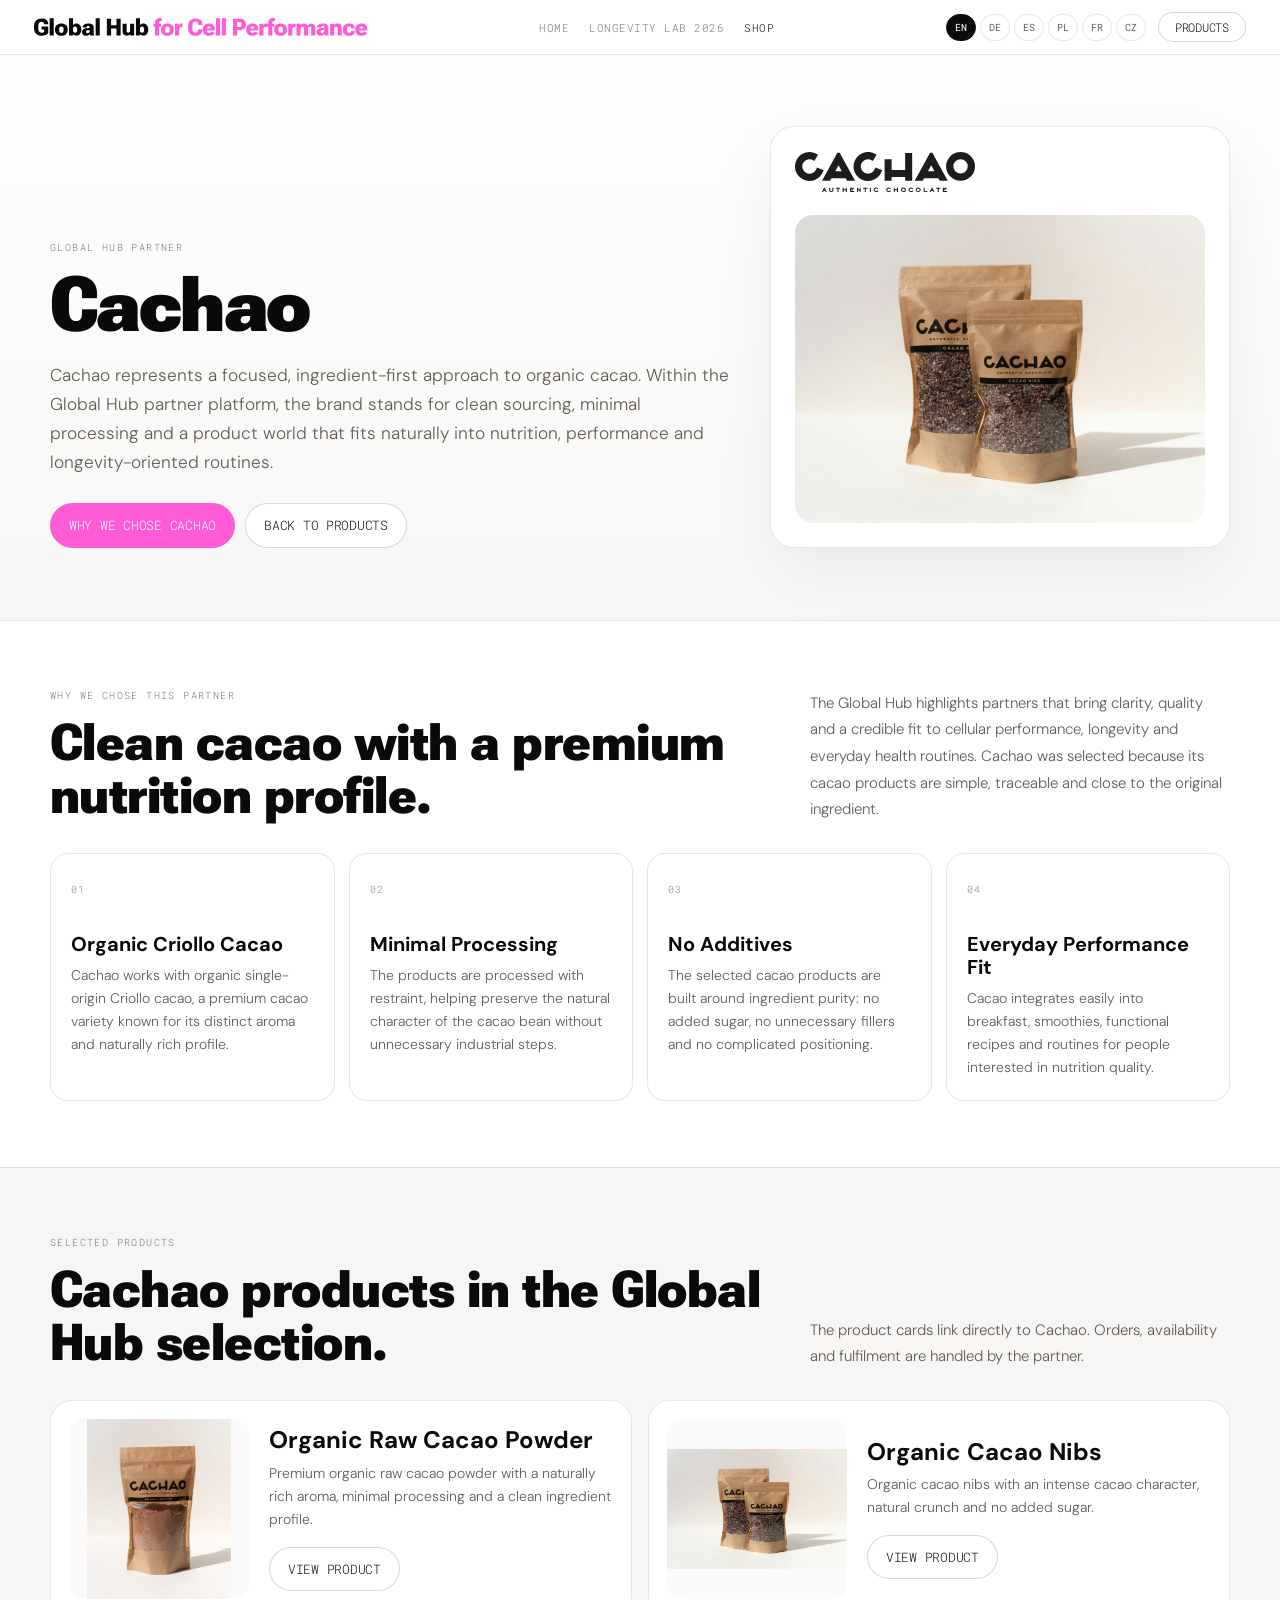
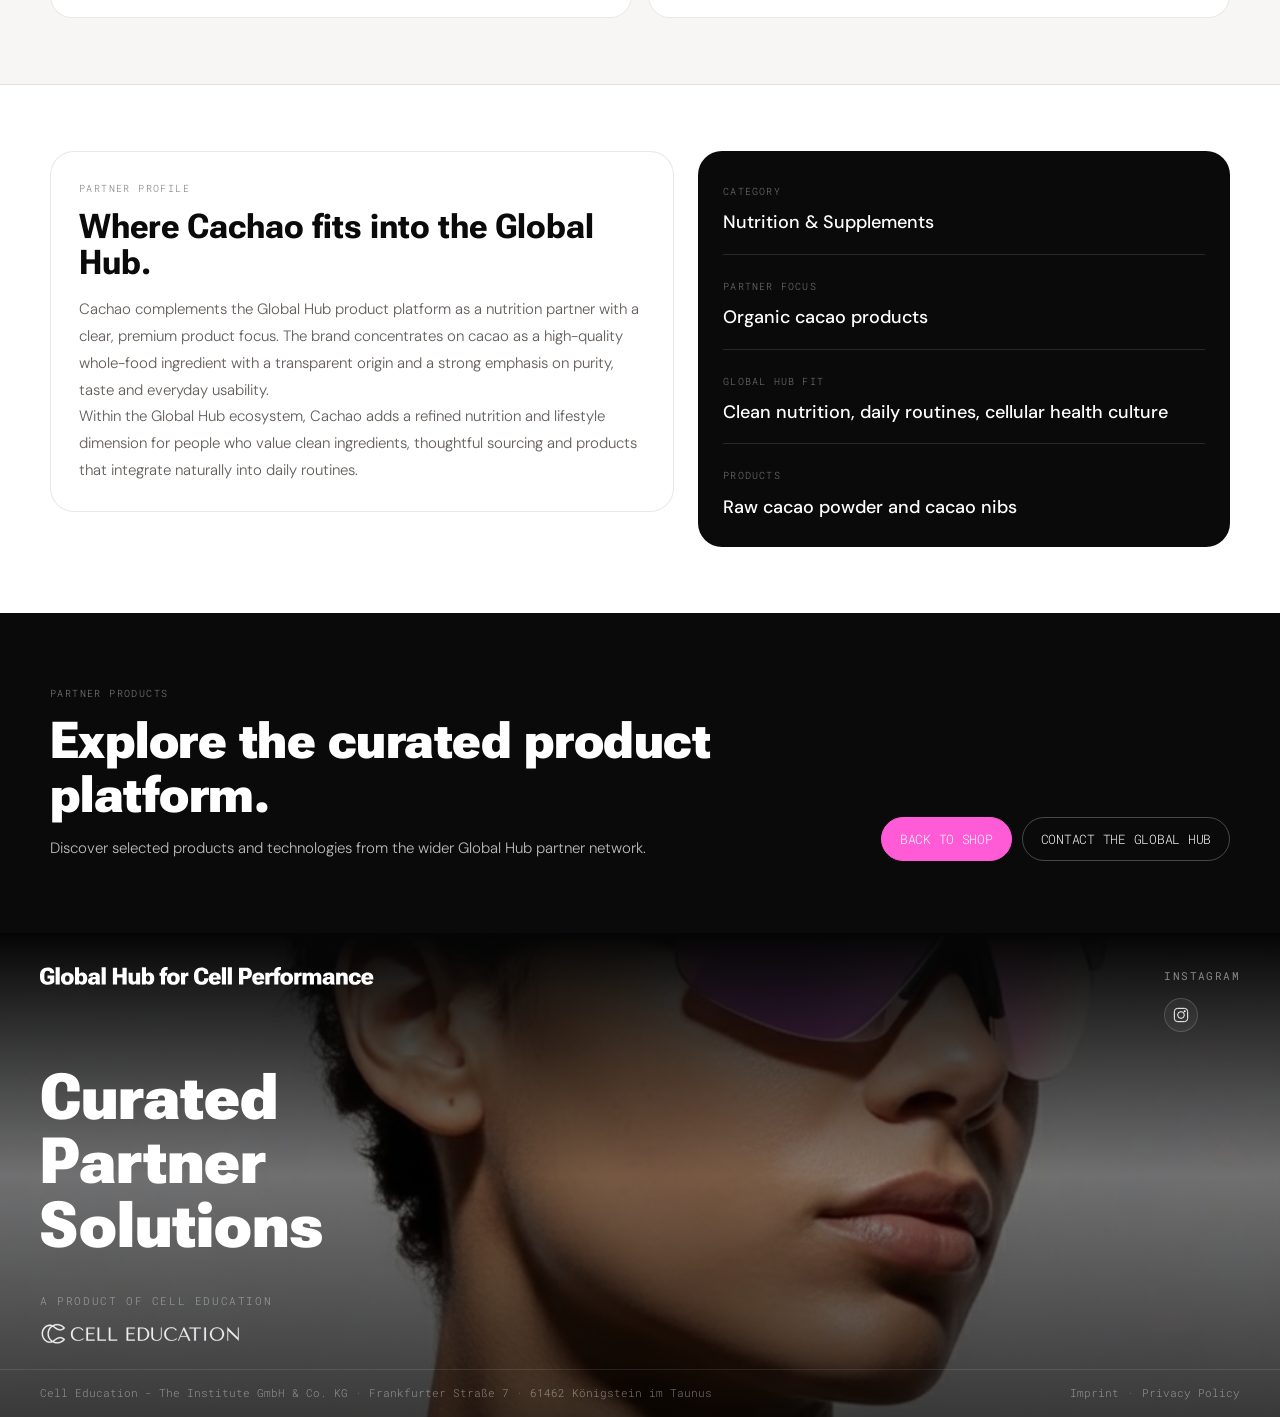
<file: partner-cachao.html>
<!DOCTYPE html>
<html lang="en">
<head>
<!-- Google Tag Manager -->
<script>(function(w,d,s,l,i){w[l]=w[l]||[];w[l].push({'gtm.start':
new Date().getTime(),event:'gtm.js'});var f=d.getElementsByTagName(s)[0],
j=d.createElement(s),dl=l!='dataLayer'?'&l='+l:'';j.async=true;j.src=
'https://www.googletagmanager.com/gtm.js?id='+i+dl;f.parentNode.insertBefore(j,f);
})(window,document,'script','dataLayer','GTM-M27997ZX');</script>
<!-- End Google Tag Manager -->
<meta charset="UTF-8">
<meta name="viewport" content="width=device-width, initial-scale=1.0">
<title>Cachao | Global Hub Partner</title>
<meta name="description" content="Why the Global Hub for Cell Performance chose Cachao as a curated nutrition partner for organic cacao products.">
<link rel="icon" type="image/svg+xml" href="images/faviconglobalhub.svg">
<link rel="preconnect" href="https://fonts.googleapis.com">
<link rel="preconnect" href="https://fonts.gstatic.com" crossorigin>
<link href="https://fonts.googleapis.com/css2?family=DM+Sans:wght@300;400;500;600&family=Roboto+Flex:opsz,wght@8..144,500;8..144,800&family=Roboto+Mono:wght@400;500&display=swap" rel="stylesheet">
<style>
*,*::before,*::after{box-sizing:border-box;margin:0;padding:0}
:root{--accent:#ff5bd6;--black:#050505;--white:#fff;--ink:#0a0a0a;--muted:#625d59;--line:rgba(10,10,10,.09);--soft:#f7f6f4;--mono:'Roboto Mono',monospace;--headline:'Roboto Flex',sans-serif;--body:'DM Sans',sans-serif}
html{scroll-behavior:smooth}body{font-family:var(--body);font-weight:300;color:var(--ink);background:#fff;line-height:1.7;-webkit-font-smoothing:antialiased}a{color:inherit;text-decoration:none}img{max-width:100%;display:block}
.nav{position:fixed;top:0;left:0;right:0;z-index:20;padding:12px 34px;display:flex;align-items:center;justify-content:space-between;background:rgba(255,255,255,.92);border-bottom:1px solid var(--line);backdrop-filter:blur(12px)}.nav__logo img{height:18px;width:auto}.nav__links{display:flex;align-items:center;gap:20px;list-style:none}.nav__links a{font-family:var(--mono);font-size:11px;text-transform:uppercase;letter-spacing:.5px;color:rgba(10,10,10,.55);transition:color .25s}.nav__links a:hover,.nav__links a.active{color:var(--ink)}.nav__right{display:flex;align-items:center;gap:12px}.nav__mobile{display:none;width:34px;height:34px;border:1px solid var(--line);border-radius:999px;align-items:center;justify-content:center;flex-direction:column;gap:4px;cursor:pointer;background:rgba(255,255,255,.7)}.nav__mobile span{display:block;width:14px;height:1px;background:var(--ink)}.nav-overlay{position:fixed;inset:0;background:rgba(0,0,0,.96);backdrop-filter:blur(20px);z-index:999;display:flex;flex-direction:column;align-items:center;justify-content:center;gap:28px;opacity:0;pointer-events:none;transition:opacity .3s}.nav-overlay.active{opacity:1;pointer-events:all}.nav-overlay a{font-family:var(--mono);font-size:20px;text-transform:uppercase;letter-spacing:2px;color:rgba(255,255,255,.68);transition:color .25s}.nav-overlay a:hover{color:var(--accent)}.nav-overlay__close{position:absolute;top:16px;right:20px;width:36px;height:36px;cursor:pointer;display:flex;align-items:center;justify-content:center;font-size:24px;color:#fff}.lang-switcher{display:flex;align-items:center;gap:4px}.lang-switcher button{border:1px solid var(--line);background:#fff;color:var(--muted);border-radius:999px;padding:6px 8px;font-family:var(--mono);font-size:10px;text-transform:uppercase;cursor:pointer}.lang-switcher button.active{background:var(--ink);border-color:var(--ink);color:#fff}.nav-overlay .lang-switcher{display:flex;flex-wrap:wrap;justify-content:center;gap:8px;margin-top:4px}.nav-overlay .lang-switcher button{border-color:rgba(255,255,255,.22);background:rgba(255,255,255,.08);color:rgba(255,255,255,.72);font-size:11px}.nav-overlay .lang-switcher button.active{background:#fff;border-color:#fff;color:#0a0a0a}
.pill{display:inline-flex;align-items:center;justify-content:center;gap:8px;border:1px solid rgba(10,10,10,.16);border-radius:999px;padding:10px 18px;font-family:var(--mono);font-size:13px;text-transform:uppercase;letter-spacing:-.02em;white-space:nowrap;transition:border-color .25s,box-shadow .25s,transform .25s;background:#fff}.pill:hover,.pill:focus-visible{border-color:var(--accent);box-shadow:inset 0 0 0 1px rgba(255,91,214,.18);transform:translateY(-1px);outline:none}.pill--solid{background:var(--accent);border-color:var(--accent);color:#fff}.pill svg{width:12px;height:12px;flex:0 0 auto}.nav__shop{padding:8px 16px;font-size:12px;line-height:1}
.label{font-family:var(--mono);font-size:10px;text-transform:uppercase;letter-spacing:1.4px;color:#777;margin-bottom:12px}.hero{padding:126px 40px 72px;background:linear-gradient(180deg,#fff,#f8f7f5);border-bottom:1px solid var(--line)}.hero__inner{max-width:1180px;margin:0 auto;display:grid;grid-template-columns:minmax(0,1fr) minmax(320px,460px);gap:40px;align-items:end}.hero h1{font-family:var(--headline);font-weight:800;font-size:clamp(44px,6vw,82px);line-height:.98;letter-spacing:-.02em;margin-bottom:18px}.hero p{font-size:clamp(16px,1.35vw,19px);line-height:1.68;color:var(--muted);max-width:760px}.hero__actions{display:flex;flex-wrap:wrap;gap:10px;margin-top:26px}.brand-panel{border:1px solid var(--line);border-radius:24px;background:#fff;padding:24px;box-shadow:0 24px 70px rgba(0,0,0,.06)}.brand-panel__logo{height:42px;max-width:180px;object-fit:contain;object-position:left center;margin-bottom:22px}.brand-panel__image{aspect-ratio:4/3;border-radius:18px;overflow:hidden;background:#f6f2ec}.brand-panel__image img{width:100%;height:100%;object-fit:cover}
.section{padding:66px 40px}.section--soft{background:var(--soft);border-top:1px solid var(--line);border-bottom:1px solid var(--line)}.section__inner{max-width:1180px;margin:0 auto}.section__header{display:grid;grid-template-columns:minmax(0,1fr) minmax(280px,420px);gap:30px;align-items:end;margin-bottom:30px}.section h2,.cta h2{font-family:var(--headline);font-weight:800;font-size:clamp(30px,4vw,56px);line-height:1.05;letter-spacing:-.01em}.section__header p,.copy p{font-size:15px;color:var(--muted);line-height:1.78}.reason-grid{display:grid;grid-template-columns:repeat(4,minmax(0,1fr));gap:14px}.reason{border:1px solid var(--line);border-radius:18px;background:#fff;padding:20px;min-height:180px}.reason span{font-family:var(--mono);font-size:10px;letter-spacing:1px;text-transform:uppercase;color:#8a8580}.reason h3{font-size:20px;line-height:1.15;margin:32px 0 8px}.reason p{font-size:14px;line-height:1.65;color:var(--muted)}.product-pair{display:grid;grid-template-columns:repeat(2,minmax(0,1fr));gap:16px}.product{display:grid;grid-template-columns:180px minmax(0,1fr);gap:20px;align-items:center;border:1px solid var(--line);border-radius:22px;background:#fff;padding:18px}.product__image{aspect-ratio:1;border-radius:16px;background:#fafafa;overflow:hidden}.product__image img{width:100%;height:100%;object-fit:contain}.product h3{font-size:24px;line-height:1.1;margin-bottom:8px}.product p{font-size:14px;color:var(--muted);line-height:1.65;margin-bottom:16px}.profile-layout{display:grid;grid-template-columns:minmax(0,1.08fr) minmax(280px,.92fr);gap:24px;align-items:start}.copy{border:1px solid var(--line);border-radius:24px;background:#fff;padding:28px}.copy h3{font-family:var(--headline);font-size:34px;line-height:1.05;margin-bottom:16px}.facts{border:1px solid var(--line);border-radius:24px;background:#0a0a0a;color:#fff;padding:24px}.fact{padding:16px 0;border-bottom:1px solid rgba(255,255,255,.12)}.fact:first-child{padding-top:0}.fact:last-child{border-bottom:0;padding-bottom:0}.fact span{font-family:var(--mono);font-size:10px;text-transform:uppercase;letter-spacing:1.2px;color:rgba(255,255,255,.45)}.fact strong{display:block;font-size:18px;font-weight:500;margin-top:4px}.cta{padding:72px 40px;background:#0a0a0a;color:#fff}.cta__inner{max-width:1180px;margin:0 auto;display:grid;grid-template-columns:minmax(0,1fr) auto;gap:28px;align-items:end}.cta p{margin-top:14px;max-width:760px;color:rgba(255,255,255,.72);font-size:15px;line-height:1.72}.cta__actions{display:flex;gap:10px;flex-wrap:wrap;justify-content:flex-end}.cta .pill{border-color:rgba(255,255,255,.25);background:transparent;color:#fff}.cta .pill--solid{background:var(--accent);border-color:var(--accent)}
.footer{position:relative;min-height:360px;display:flex;flex-direction:column;justify-content:space-between;overflow:hidden;color:#fff}.footer__bg{position:absolute;inset:0;background:url('images/footer-bg.jpg') center/cover no-repeat}.footer__overlay{position:absolute;inset:0;background:linear-gradient(180deg,#050505,rgba(0,0,0,.45) 50%,rgba(0,0,0,.72))}.footer__top,.footer__tagline,.footer__product,.footer__bottom{position:relative;z-index:1}.footer__top{display:flex;justify-content:space-between;padding:34px 40px}.footer__top img{height:18px;width:auto;filter:brightness(0) invert(1)}.footer__col h5{font-family:var(--mono);font-size:11px;font-weight:400;text-transform:uppercase;letter-spacing:1.4px;color:rgba(255,255,255,.48);margin-bottom:12px}.footer__socials{display:flex;gap:10px}.footer__socials a{width:34px;height:34px;border:1px solid rgba(255,255,255,.16);border-radius:50%;display:flex;align-items:center;justify-content:center;background:rgba(255,255,255,.05);transition:border-color .25s,background .25s}.footer__socials a:hover{border-color:var(--accent);background:rgba(255,91,214,.12)}.footer__tagline{padding:0 40px 34px}.footer__tagline h2{font-family:var(--headline);font-size:clamp(34px,5vw,72px);font-weight:800;line-height:1}.footer__product{padding:0 40px 24px;display:flex;flex-direction:column;align-items:flex-start;gap:10px}.footer__product span{font-family:var(--mono);font-size:11px;text-transform:uppercase;letter-spacing:1.6px;color:rgba(255,255,255,.45)}.footer__product img{height:24px;width:auto;max-width:220px;opacity:.9}.footer__bottom{border-top:1px solid rgba(255,255,255,.1);padding:14px 40px;display:flex;justify-content:space-between;gap:16px;align-items:center}.footer__bottom span,.footer__bottom a{font-family:var(--mono);font-size:11px;color:rgba(255,255,255,.45)}.footer__legal{display:flex;gap:8px;align-items:center}
@media(max-width:1060px){.hero__inner,.section__header,.profile-layout,.cta__inner{grid-template-columns:1fr}.reason-grid{grid-template-columns:repeat(2,minmax(0,1fr))}.cta__actions{justify-content:flex-start}}@media(max-width:820px){.product-pair{grid-template-columns:1fr}.product{grid-template-columns:130px minmax(0,1fr)}}@media(max-width:768px){.nav{padding:12px 20px}.nav__logo img{height:12px}.nav__links,.nav__right{display:none}.nav__mobile{display:flex}.hero{padding:104px 20px 48px}.section,.cta{padding-left:20px;padding-right:20px}.reason-grid{grid-template-columns:1fr}.footer__top{padding:28px 20px}.footer__tagline{padding:0 20px 28px}.footer__product{padding:0 20px 24px}.footer__bottom{padding:12px 20px;flex-direction:column;align-items:flex-start}}@media(max-width:560px){.hero h1{font-size:42px}.product{grid-template-columns:1fr}.product__image{aspect-ratio:4/3}.copy,.facts{padding:22px}}
</style>
</head>
<body>
<!-- Google Tag Manager (noscript) -->
<noscript><iframe src="https://www.googletagmanager.com/ns.html?id=GTM-M27997ZX" height="0" width="0" style="display:none;visibility:hidden"></iframe></noscript>
<!-- End Google Tag Manager (noscript) -->
<nav class="nav" id="nav">
<a class="nav__logo" href="index.html" aria-label="Global Hub home"><img src="images/global-hub-logo-dark.svg" alt="Global Hub for Cell Performance"></a>
<ul class="nav__links"><li><a href="index.html" data-i18n="nav.home">Home</a></li><li><a href="longevity-lab.html">Longevity Lab 2026</a></li><li><a href="shop.html" class="active" data-i18n="nav.shop">Shop</a></li></ul>
<div class="nav__right"><div class="lang-switcher" aria-label="Language switcher"><button type="button" class="active" data-lang="en">EN</button><button type="button" data-lang="de">DE</button><button type="button" data-lang="es">ES</button><button type="button" data-lang="pl">PL</button><button type="button" data-lang="fr">FR</button><button type="button" data-lang="cz">CZ</button></div><a href="shop.html#products" class="pill nav__shop" data-i18n="nav.products">Products</a></div>
<div class="nav__mobile" onclick="toggleNav()" aria-label="Open navigation"><span></span><span></span><span></span></div>
</nav>
<div class="nav-overlay" id="navOverlay">
<div class="nav-overlay__close" onclick="toggleNav()">x</div>
<a href="index.html" onclick="toggleNav()" data-i18n="nav.home">Home</a>
<a href="longevity-lab.html" onclick="toggleNav()">Longevity Lab 2026</a>
<a href="shop.html" onclick="toggleNav()" data-i18n="nav.shop">Shop</a>
<div class="lang-switcher" aria-label="Language switcher mobile"><button type="button" class="active" data-lang="en">EN</button><button type="button" data-lang="de">DE</button><button type="button" data-lang="es">ES</button><button type="button" data-lang="pl">PL</button><button type="button" data-lang="fr">FR</button><button type="button" data-lang="cz">CZ</button></div>
</div>
<main>
<section class="hero">
<div class="hero__inner">
<div>
<div class="label" data-i18n="hero.label">Global Hub Partner</div>
<h1>Cachao</h1>
<p data-i18n="hero.text">Cachao represents a focused, ingredient-first approach to organic cacao. Within the Global Hub partner platform, the brand stands for clean sourcing, minimal processing and a product world that fits naturally into nutrition, performance and longevity-oriented routines.</p>
<div class="hero__actions">
<a class="pill pill--solid" href="#why" data-i18n="hero.primary">Why We Chose Cachao</a>
<a class="pill" href="shop.html#products" data-i18n="hero.secondary">Back to Products</a>
</div>
</div>
<aside class="brand-panel">
<img class="brand-panel__logo" src="images/partner-products/logos/cachao-logo.svg" alt="Cachao logo">
<div class="brand-panel__image"><img src="images/partner-products/cachao-cacao-nibs.webp" alt="Cachao organic cacao nibs"></div>
</aside>
</div>
</section>

<section class="section" id="why">
<div class="section__inner">
<div class="section__header">
<div><div class="label" data-i18n="why.label">Why We Chose This Partner</div><h2 data-i18n="why.title">Clean cacao with a premium nutrition profile.</h2></div>
<p data-i18n="why.text">The Global Hub highlights partners that bring clarity, quality and a credible fit to cellular performance, longevity and everyday health routines. Cachao was selected because its cacao products are simple, traceable and close to the original ingredient.</p>
</div>
<div class="reason-grid">
<article class="reason"><span>01</span><h3 data-i18n="reasons.0.title">Organic Criollo Cacao</h3><p data-i18n="reasons.0.text">Cachao works with organic single-origin Criollo cacao, a premium cacao variety known for its distinct aroma and naturally rich profile.</p></article>
<article class="reason"><span>02</span><h3 data-i18n="reasons.1.title">Minimal Processing</h3><p data-i18n="reasons.1.text">The products are processed with restraint, helping preserve the natural character of the cacao bean without unnecessary industrial steps.</p></article>
<article class="reason"><span>03</span><h3 data-i18n="reasons.2.title">No Additives</h3><p data-i18n="reasons.2.text">The selected cacao products are built around ingredient purity: no added sugar, no unnecessary fillers and no complicated positioning.</p></article>
<article class="reason"><span>04</span><h3 data-i18n="reasons.3.title">Everyday Performance Fit</h3><p data-i18n="reasons.3.text">Cacao integrates easily into breakfast, smoothies, functional recipes and routines for people interested in nutrition quality.</p></article>
</div>
</div>
</section>

<section class="section section--soft">
<div class="section__inner">
<div class="section__header">
<div><div class="label" data-i18n="products.label">Selected Products</div><h2 data-i18n="products.title">Cachao products in the Global Hub selection.</h2></div>
<p data-i18n="products.text">The product cards link directly to Cachao. Orders, availability and fulfilment are handled by the partner.</p>
</div>
<div class="product-pair">
<article class="product">
<div class="product__image"><img src="images/partner-products/cachao-cacao-powder.webp" alt="Cachao organic raw cacao powder"></div>
<div><h3 data-i18n="productCards.powder.title">Organic Raw Cacao Powder</h3><p data-i18n="productCards.powder.text">Premium organic raw cacao powder with a naturally rich aroma, minimal processing and a clean ingredient profile.</p><a class="pill" href="https://cachao.de/products/bio-rohkakaopulver" target="_blank" rel="noopener noreferrer" data-i18n="productCards.cta">View Product</a></div>
</article>
<article class="product">
<div class="product__image"><img src="images/partner-products/cachao-cacao-nibs.webp" alt="Cachao organic cacao nibs"></div>
<div><h3 data-i18n="productCards.nibs.title">Organic Cacao Nibs</h3><p data-i18n="productCards.nibs.text">Organic cacao nibs with an intense cacao character, natural crunch and no added sugar.</p><a class="pill" href="https://cachao.de/products/bio-kakao-nibs" target="_blank" rel="noopener noreferrer" data-i18n="productCards.cta">View Product</a></div>
</article>
</div>
</div>
</section>

<section class="section">
<div class="section__inner profile-layout">
<div class="copy">
<div class="label" data-i18n="profile.label">Partner Profile</div>
<h3 data-i18n="profile.title">Where Cachao fits into the Global Hub.</h3>
<p data-i18n="profile.text1">Cachao complements the Global Hub product platform as a nutrition partner with a clear, premium product focus. The brand concentrates on cacao as a high-quality whole-food ingredient with a transparent origin and a strong emphasis on purity, taste and everyday usability.</p>
<p data-i18n="profile.text2">Within the Global Hub ecosystem, Cachao adds a refined nutrition and lifestyle dimension for people who value clean ingredients, thoughtful sourcing and products that integrate naturally into daily routines.</p>
</div>
<aside class="facts">
<div class="fact"><span data-i18n="facts.categoryLabel">Category</span><strong data-i18n="facts.categoryValue">Nutrition & Supplements</strong></div>
<div class="fact"><span data-i18n="facts.focusLabel">Partner Focus</span><strong data-i18n="facts.focusValue">Organic cacao products</strong></div>
<div class="fact"><span data-i18n="facts.fitLabel">Global Hub Fit</span><strong data-i18n="facts.fitValue">Clean nutrition, daily routines, cellular health culture</strong></div>
<div class="fact"><span data-i18n="facts.productsLabel">Products</span><strong data-i18n="facts.productsValue">Raw cacao powder and cacao nibs</strong></div>
</aside>
</div>
</section>

<section class="cta">
<div class="cta__inner">
<div>
<div class="label" style="color:rgba(255,255,255,.5)" data-i18n="cta.label">Partner Products</div>
<h2 data-i18n="cta.title">Explore the curated product platform.</h2>
<p data-i18n="cta.text">Discover selected products and technologies from the wider Global Hub partner network.</p>
</div>
<div class="cta__actions">
<a class="pill pill--solid" href="shop.html#products" data-i18n="cta.primary">Back to Shop</a>
<a class="pill" href="mailto:info@cell-education.com?subject=Global%20Hub%20Partner%20Products" data-i18n="cta.secondary">Contact the Global Hub</a>
</div>
</div>
</section>
</main>

<footer class="footer">
<div class="footer__bg"></div>
<div class="footer__overlay"></div>
<div class="footer__top"><div class="footer__col"><a href="index.html"><img src="images/global-hub-logo.svg" alt="Global Hub for Cell Performance"></a></div><div class="footer__col"><h5>Instagram</h5><div class="footer__socials"><a href="https://www.instagram.com/celleducationinstitute/" aria-label="Instagram" target="_blank" rel="noopener noreferrer"><svg width="16" height="16" viewBox="0 0 24 24" fill="none" stroke="white" stroke-width="1.5"><rect x="2" y="2" width="20" height="20" rx="5"/><circle cx="12" cy="12" r="5"/><circle cx="17.5" cy="6.5" r="1.5" fill="white" stroke="none"/></svg></a></div></div></div>
<div class="footer__tagline"><h2 data-i18n-html="footer.tagline">Curated<br>Partner<br>Solutions</h2></div>
<div class="footer__product"><span data-i18n="footer.product">A product of Cell Education</span><a href="https://cell-education.com" target="_blank" rel="noopener noreferrer" aria-label="Cell Education"><img src="images/cell-education-logo-white.svg" alt="Cell Education"></a></div>
<div class="footer__bottom"><span>Cell Education - The Institute GmbH &amp; Co. KG · Frankfurter Straße 7 · 61462 Königstein im Taunus</span><span class="footer__legal"><a href="https://cell-education.com/impressum" target="_blank" rel="noopener noreferrer" data-i18n="footer.imprint">Imprint</a><span>·</span><a href="https://cell-education.com/datenschutz" target="_blank" rel="noopener noreferrer" data-i18n="footer.privacy">Privacy Policy</a></span></div>
</footer>
<script>
const translations={
  en:{
    nav:{home:'Home',shop:'Shop',products:'Products'},
    hero:{label:'Global Hub Partner',text:'Cachao represents a focused, ingredient-first approach to organic cacao. Within the Global Hub partner platform, the brand stands for clean sourcing, minimal processing and a product world that fits naturally into nutrition, performance and longevity-oriented routines.',primary:'Why We Chose Cachao',secondary:'Back to Products'},
    why:{label:'Why We Chose This Partner',title:'Clean cacao with a premium nutrition profile.',text:'The Global Hub highlights partners that bring clarity, quality and a credible fit to cellular performance, longevity and everyday health routines. Cachao was selected because its cacao products are simple, traceable and close to the original ingredient.'},
    reasons:[{title:'Organic Criollo Cacao',text:'Cachao works with organic single-origin Criollo cacao, a premium cacao variety known for its distinct aroma and naturally rich profile.'},{title:'Minimal Processing',text:'The products are processed with restraint, helping preserve the natural character of the cacao bean without unnecessary industrial steps.'},{title:'No Additives',text:'The selected cacao products are built around ingredient purity: no added sugar, no unnecessary fillers and no complicated positioning.'},{title:'Everyday Performance Fit',text:'Cacao integrates easily into breakfast, smoothies, functional recipes and routines for people interested in nutrition quality.'}],
    products:{label:'Selected Products',title:'Cachao products in the Global Hub selection.',text:'The product cards link directly to Cachao. Orders, availability and fulfilment are handled by the partner.'},
    productCards:{cta:'View Product',powder:{title:'Organic Raw Cacao Powder',text:'Premium organic raw cacao powder with a naturally rich aroma, minimal processing and a clean ingredient profile.'},nibs:{title:'Organic Cacao Nibs',text:'Organic cacao nibs with an intense cacao character, natural crunch and no added sugar.'}},
    profile:{label:'Partner Profile',title:'Where Cachao fits into the Global Hub.',text1:'Cachao complements the Global Hub product platform as a nutrition partner with a clear, premium product focus. The brand concentrates on cacao as a high-quality whole-food ingredient with a transparent origin and a strong emphasis on purity, taste and everyday usability.',text2:'Within the Global Hub ecosystem, Cachao adds a refined nutrition and lifestyle dimension for people who value clean ingredients, thoughtful sourcing and products that integrate naturally into daily routines.'},
    facts:{categoryLabel:'Category',categoryValue:'Nutrition & Supplements',focusLabel:'Partner Focus',focusValue:'Organic cacao products',fitLabel:'Global Hub Fit',fitValue:'Clean nutrition, daily routines, cellular health culture',productsLabel:'Products',productsValue:'Raw cacao powder and cacao nibs'},
    cta:{label:'Partner Products',title:'Explore the curated product platform.',text:'Discover selected products and technologies from the wider Global Hub partner network.',primary:'Back to Shop',secondary:'Contact the Global Hub'},
    footer:{tagline:'Curated<br>Partner<br>Solutions',product:'A product of Cell Education',imprint:'Imprint',privacy:'Privacy Policy'}
  },
  de:{
    nav:{home:'Home',shop:'Shop',products:'Produkte'},
    hero:{label:'Global Hub Partner',text:'Cachao steht für einen fokussierten, zutatenorientierten Ansatz rund um Bio-Kakao. Innerhalb der Global-Hub-Partnerplattform steht die Marke für saubere Herkunft, schonende Verarbeitung und eine Produktwelt, die natürlich in Ernährungs-, Performance- und Longevity-Routinen passt.',primary:'Warum Cachao',secondary:'Zurück zu den Produkten'},
    why:{label:'Warum wir diesen Partner gewählt haben',title:'Reiner Kakao mit hochwertigem Ernährungsprofil.',text:'Der Global Hub hebt Partner hervor, die Klarheit, Qualität und eine glaubwürdige Verbindung zu zellulärer Performance, Longevity und alltagstauglichen Gesundheitsroutinen bieten. Cachao wurde ausgewählt, weil die Kakao-Produkte einfach, nachvollziehbar und nah am ursprünglichen Lebensmittel bleiben.'},
    reasons:[{title:'Bio-Criollo-Kakao',text:'Cachao arbeitet mit Bio-Criollo-Kakao aus Single-Origin-Herkunft, einer hochwertigen Kakaosorte mit eigenständigem Aroma und natürlich reichhaltigem Profil.'},{title:'Schonende Verarbeitung',text:'Die Produkte werden zurückhaltend verarbeitet, damit der natürliche Charakter der Kakaobohne ohne unnötige industrielle Schritte erhalten bleibt.'},{title:'Keine Zusätze',text:'Die ausgewählten Kakao-Produkte setzen auf reine Zutaten: kein zugesetzter Zucker, keine unnötigen Füllstoffe und keine komplizierte Positionierung.'},{title:'Alltagstauglicher Performance-Fit',text:'Kakao lässt sich einfach in Frühstück, Smoothies, funktionale Rezepte und Routinen für ernährungsbewusste Menschen integrieren.'}],
    products:{label:'Ausgewählte Produkte',title:'Cachao-Produkte in der Global-Hub-Auswahl.',text:'Die Produktkarten führen direkt zu Cachao. Bestellung, Verfügbarkeit und Versand liegen beim Partner.'},
    productCards:{cta:'Produkt ansehen',powder:{title:'Bio-Rohkakaopulver',text:'Hochwertiges Bio-Rohkakaopulver mit natürlich intensivem Aroma, schonender Verarbeitung und klarem Zutatenprofil.'},nibs:{title:'Bio-Kakao-Nibs',text:'Bio-Kakao-Nibs mit intensivem Kakaocharakter, natürlichem Crunch und ohne zugesetzten Zucker.'}},
    profile:{label:'Partnerprofil',title:'Wo Cachao in den Global Hub passt.',text1:'Cachao ergänzt die Global-Hub-Produktplattform als Ernährungspartner mit klarem, hochwertigem Produktfokus. Die Marke konzentriert sich auf Kakao als hochwertige Whole-Food-Zutat mit transparenter Herkunft und einem starken Anspruch an Reinheit, Geschmack und Alltagstauglichkeit.',text2:'Im Global-Hub-Ökosystem bringt Cachao eine feine Nutrition- und Lifestyle-Dimension für Menschen ein, die saubere Zutaten, durchdachte Herkunft und Produkte schätzen, die sich natürlich in tägliche Routinen integrieren lassen.'},
    facts:{categoryLabel:'Kategorie',categoryValue:'Ernährung & Supplements',focusLabel:'Partnerfokus',focusValue:'Bio-Kakao-Produkte',fitLabel:'Global-Hub-Fit',fitValue:'Clean Nutrition, tägliche Routinen, zelluläre Gesundheitskultur',productsLabel:'Produkte',productsValue:'Rohkakaopulver und Kakao-Nibs'},
    cta:{label:'Partnerprodukte',title:'Die kuratierte Produktplattform entdecken.',text:'Entdecken Sie ausgewählte Produkte und Technologien aus dem weiteren Global-Hub-Partnernetzwerk.',primary:'Zurück zum Shop',secondary:'Global Hub kontaktieren'},
    footer:{tagline:'Kuratierte<br>Partner<br>Lösungen',product:'Ein Produkt von Cell Education',imprint:'Impressum',privacy:'Datenschutz'}
  },
  es:{
    nav:{home:'Inicio',shop:'Shop',products:'Productos'},
    hero:{label:'Partner del Global Hub',text:'Cachao representa un enfoque centrado en ingredientes de cacao orgánico. Dentro de la plataforma de partners del Global Hub, la marca destaca por origen claro, procesamiento mínimo y productos que encajan de forma natural en rutinas de nutrición, rendimiento y longevidad.',primary:'Por qué Cachao',secondary:'Volver a productos'},
    why:{label:'Por qué elegimos este partner',title:'Cacao limpio con un perfil nutricional premium.',text:'El Global Hub destaca partners que aportan claridad, calidad y un encaje creíble con rendimiento celular, longevidad y rutinas de salud diarias. Cachao fue seleccionado porque sus productos de cacao son simples, trazables y cercanos al ingrediente original.'},
    reasons:[{title:'Cacao Criollo orgánico',text:'Cachao trabaja con cacao Criollo orgánico de origen único, una variedad premium con aroma propio y perfil naturalmente rico.'},{title:'Procesamiento mínimo',text:'Los productos se procesan con moderación para conservar el carácter natural del grano de cacao sin pasos industriales innecesarios.'},{title:'Sin aditivos',text:'Los productos seleccionados se basan en pureza de ingredientes: sin azúcar añadido, sin rellenos innecesarios y sin posicionamiento complicado.'},{title:'Encaje diario de rendimiento',text:'El cacao se integra fácilmente en desayunos, smoothies, recetas funcionales y rutinas para personas interesadas en calidad nutricional.'}],
    products:{label:'Productos seleccionados',title:'Productos Cachao en la selección Global Hub.',text:'Las tarjetas enlazan directamente con Cachao. Pedidos, disponibilidad y cumplimiento son gestionados por el partner.'},
    productCards:{cta:'Ver producto',powder:{title:'Cacao crudo orgánico en polvo',text:'Cacao crudo orgánico premium con aroma naturalmente intenso, procesamiento mínimo y un perfil de ingredientes limpio.'},nibs:{title:'Nibs de cacao orgánico',text:'Nibs de cacao orgánico con carácter intenso, textura crujiente natural y sin azúcar añadido.'}},
    profile:{label:'Perfil del partner',title:'Dónde encaja Cachao en el Global Hub.',text1:'Cachao complementa la plataforma de productos del Global Hub como partner de nutrición con un foco premium y claro. La marca se concentra en el cacao como ingrediente whole-food de alta calidad, con origen transparente y énfasis en pureza, sabor y uso diario.',text2:'Dentro del ecosistema Global Hub, Cachao añade una dimensión refinada de nutrición y lifestyle para personas que valoran ingredientes limpios, abastecimiento cuidado y productos fáciles de integrar en rutinas diarias.'},
    facts:{categoryLabel:'Categoría',categoryValue:'Nutrición & suplementos',focusLabel:'Foco del partner',focusValue:'Productos de cacao orgánico',fitLabel:'Encaje Global Hub',fitValue:'Nutrición limpia, rutinas diarias, cultura de salud celular',productsLabel:'Productos',productsValue:'Cacao en polvo y nibs de cacao'},
    cta:{label:'Productos partners',title:'Explorar la plataforma curada de productos.',text:'Descubre productos y tecnologías seleccionados de la red Global Hub.',primary:'Volver al Shop',secondary:'Contactar Global Hub'},
    footer:{tagline:'Soluciones<br>de partners<br>seleccionadas',product:'Un producto de Cell Education',imprint:'Aviso legal',privacy:'Privacidad'}
  },
  pl:{
    nav:{home:'Start',shop:'Shop',products:'Produkty'},
    hero:{label:'Partner Global Hub',text:'Cachao reprezentuje skoncentrowane, składnikowe podejście do kakao organicznego. W platformie partnerskiej Global Hub marka oznacza czyste pochodzenie, minimalne przetwarzanie i produkty pasujące do rutyn żywieniowych, performance i longevity.',primary:'Dlaczego Cachao',secondary:'Powrót do produktów'},
    why:{label:'Dlaczego wybraliśmy tego partnera',title:'Czyste kakao z premium profilem żywieniowym.',text:'Global Hub wyróżnia partnerów, którzy wnoszą klarowność, jakość i wiarygodne dopasowanie do wydajności komórkowej, longevity i codziennych rutyn zdrowotnych. Cachao wybrano, ponieważ jego produkty kakaowe są proste, przejrzyste i bliskie pierwotnemu składnikowi.'},
    reasons:[{title:'Organiczne kakao Criollo',text:'Cachao pracuje z organicznym kakao Criollo z jednego źródła, premium odmianą znaną z wyrazistego aromatu i naturalnie bogatego profilu.'},{title:'Minimalne przetwarzanie',text:'Produkty są przetwarzane ostrożnie, aby zachować naturalny charakter ziarna kakao bez niepotrzebnych etapów przemysłowych.'},{title:'Bez dodatków',text:'Wybrane produkty opierają się na czystości składników: bez dodatku cukru, zbędnych wypełniaczy i skomplikowanego pozycjonowania.'},{title:'Dopasowanie do codziennych rutyn',text:'Kakao łatwo włączyć do śniadań, smoothie, funkcjonalnych przepisów i rutyn osób dbających o jakość żywienia.'}],
    products:{label:'Wybrane produkty',title:'Produkty Cachao w selekcji Global Hub.',text:'Karty produktów prowadzą bezpośrednio do Cachao. Zamówienia, dostępność i realizację obsługuje partner.'},
    productCards:{cta:'Zobacz produkt',powder:{title:'Organiczne surowe kakao w proszku',text:'Premium organiczne surowe kakao w proszku z naturalnie bogatym aromatem, minimalnym przetwarzaniem i czystym profilem składników.'},nibs:{title:'Organiczne nibsy kakaowe',text:'Organiczne nibsy kakaowe o intensywnym charakterze, naturalnej chrupkości i bez dodatku cukru.'}},
    profile:{label:'Profil partnera',title:'Jak Cachao pasuje do Global Hub.',text1:'Cachao uzupełnia platformę produktów Global Hub jako partner żywieniowy o jasnym, premium ukierunkowaniu. Marka koncentruje się na kakao jako wysokiej jakości składniku whole-food o transparentnym pochodzeniu oraz nacisku na czystość, smak i codzienne użycie.',text2:'W ekosystemie Global Hub Cachao wnosi dopracowany wymiar nutrition i lifestyle dla osób, które cenią czyste składniki, przemyślane pochodzenie i produkty naturalnie wpisujące się w codzienne rutyny.'},
    facts:{categoryLabel:'Kategoria',categoryValue:'Żywienie & suplementy',focusLabel:'Fokus partnera',focusValue:'Organiczne produkty kakaowe',fitLabel:'Dopasowanie Global Hub',fitValue:'Clean nutrition, codzienne rutyny, kultura zdrowia komórkowego',productsLabel:'Produkty',productsValue:'Kakao w proszku i nibsy kakaowe'},
    cta:{label:'Produkty partnerów',title:'Poznaj kuratowaną platformę produktów.',text:'Odkryj wybrane produkty i technologie z szerszej sieci partnerów Global Hub.',primary:'Powrót do Shop',secondary:'Kontakt z Global Hub'},
    footer:{tagline:'Wybrane<br>rozwiązania<br>partnerów',product:'Produkt Cell Education',imprint:'Imprint',privacy:'Polityka prywatności'}
  },
  fr:{
    nav:{home:'Accueil',shop:'Shop',products:'Produits'},
    hero:{label:'Partenaire Global Hub',text:'Cachao représente une approche du cacao biologique centrée sur l’ingrédient. Dans la plateforme partenaires du Global Hub, la marque incarne une origine claire, une transformation minimale et des produits qui s’intègrent naturellement aux routines nutrition, performance et longévité.',primary:'Pourquoi Cachao',secondary:'Retour aux produits'},
    why:{label:'Pourquoi nous avons choisi ce partenaire',title:'Un cacao pur avec un profil nutritionnel premium.',text:'Le Global Hub met en avant des partenaires qui apportent clarté, qualité et cohérence avec la performance cellulaire, la longévité et les routines de santé quotidiennes. Cachao a été sélectionné parce que ses produits cacao sont simples, traçables et proches de l’ingrédient d’origine.'},
    reasons:[{title:'Cacao Criollo biologique',text:'Cachao travaille avec du cacao Criollo biologique single-origin, une variété premium connue pour son arôme distinctif et son profil naturellement riche.'},{title:'Transformation minimale',text:'Les produits sont transformés avec retenue afin de préserver le caractère naturel de la fève de cacao, sans étapes industrielles inutiles.'},{title:'Sans additifs',text:'Les produits sélectionnés reposent sur la pureté des ingrédients : sans sucre ajouté, sans charges inutiles et sans positionnement compliqué.'},{title:'Intégration quotidienne',text:'Le cacao s’intègre facilement aux petits déjeuners, smoothies, recettes fonctionnelles et routines des personnes attentives à la qualité nutritionnelle.'}],
    products:{label:'Produits sélectionnés',title:'Produits Cachao dans la sélection Global Hub.',text:'Les cartes produits renvoient directement vers Cachao. Commandes, disponibilité et livraison sont gérées par le partenaire.'},
    productCards:{cta:'Voir le produit',powder:{title:'Poudre de cacao cru biologique',text:'Poudre de cacao cru biologique premium, avec un arôme naturellement riche, une transformation minimale et un profil d’ingrédients pur.'},nibs:{title:'Éclats de cacao biologiques',text:'Éclats de cacao biologiques au caractère intense, à la texture naturellement croquante et sans sucre ajouté.'}},
    profile:{label:'Profil partenaire',title:'La place de Cachao dans le Global Hub.',text1:'Cachao complète la plateforme produits du Global Hub comme partenaire nutrition avec un positionnement premium clair. La marque se concentre sur le cacao comme ingrédient whole-food de haute qualité, avec une origine transparente et une forte exigence de pureté, de goût et d’usage quotidien.',text2:'Dans l’écosystème Global Hub, Cachao ajoute une dimension nutrition et lifestyle raffinée pour celles et ceux qui valorisent les ingrédients purs, les sources réfléchies et les produits faciles à intégrer aux routines quotidiennes.'},
    facts:{categoryLabel:'Catégorie',categoryValue:'Nutrition & compléments',focusLabel:'Focus partenaire',focusValue:'Produits cacao biologiques',fitLabel:'Fit Global Hub',fitValue:'Nutrition pure, routines quotidiennes, culture santé cellulaire',productsLabel:'Produits',productsValue:'Poudre de cacao cru et éclats de cacao'},
    cta:{label:'Produits partenaires',title:'Explorer la plateforme produits sélectionnée.',text:'Découvrez des produits et technologies sélectionnés dans le réseau Global Hub.',primary:'Retour au Shop',secondary:'Contacter Global Hub'},
    footer:{tagline:'Solutions<br>partenaires<br>sélectionnées',product:'Un produit de Cell Education',imprint:'Mentions légales',privacy:'Confidentialité'}
  },
  cz:{
    nav:{home:'Domů',shop:'Shop',products:'Produkty'},
    hero:{label:'Partner Global Hub',text:'Cachao představuje soustředěný přístup k bio kakau založený na kvalitní surovině. V partnerské platformě Global Hub značka reprezentuje čistý původ, minimální zpracování a produkty, které přirozeně zapadají do výživových, výkonnostních a longevity rutin.',primary:'Proč Cachao',secondary:'Zpět na produkty'},
    why:{label:'Proč jsme vybrali tohoto partnera',title:'Čisté kakao s prémiovým nutričním profilem.',text:'Global Hub zdůrazňuje partnery, kteří přinášejí jasnost, kvalitu a důvěryhodné propojení s buněčnou výkonností, longevity a každodenními zdravotními rutinami. Cachao bylo vybráno, protože jeho kakaové produkty jsou jednoduché, dohledatelné a blízké původní surovině.'},
    reasons:[{title:'Bio kakao Criollo',text:'Cachao pracuje s bio kakaem Criollo z jednoho původu, prémiovou odrůdou známou výrazným aroma a přirozeně bohatým profilem.'},{title:'Minimální zpracování',text:'Produkty jsou zpracovány střídmě, aby byl zachován přirozený charakter kakaového bobu bez zbytečných průmyslových kroků.'},{title:'Bez aditiv',text:'Vybrané kakaové produkty stojí na čistotě složení: bez přidaného cukru, zbytečných plnidel a komplikovaného pozicování.'},{title:'Vhodné pro každodenní rutiny',text:'Kakao lze snadno začlenit do snídaní, smoothie, funkčních receptů a rutin lidí, kteří dbají na kvalitu výživy.'}],
    products:{label:'Vybrané produkty',title:'Produkty Cachao ve výběru Global Hub.',text:'Produktové karty vedou přímo na Cachao. Objednávky, dostupnost a plnění zajišťuje partner.'},
    productCards:{cta:'Zobrazit produkt',powder:{title:'Bio raw kakaový prášek',text:'Prémiový bio raw kakaový prášek s přirozeně bohatým aroma, minimálním zpracováním a čistým složením.'},nibs:{title:'Bio kakaové nibs',text:'Bio kakaové nibs s intenzivním kakaovým charakterem, přirozenou křupavostí a bez přidaného cukru.'}},
    profile:{label:'Profil partnera',title:'Kam Cachao zapadá v Global Hub.',text1:'Cachao doplňuje produktovou platformu Global Hub jako výživový partner s jasným prémiovým zaměřením. Značka se soustředí na kakao jako vysoce kvalitní whole-food surovinu s transparentním původem a důrazem na čistotu, chuť a každodenní použitelnost.',text2:'V ekosystému Global Hub přidává Cachao kultivovaný rozměr výživy a lifestyle pro lidi, kteří oceňují čisté ingredience, promyšlený původ a produkty, které se přirozeně začlení do každodenních rutin.'},
    facts:{categoryLabel:'Kategorie',categoryValue:'Výživa & suplementy',focusLabel:'Zaměření partnera',focusValue:'Bio kakaové produkty',fitLabel:'Global Hub fit',fitValue:'Clean nutrition, denní rutiny, kultura buněčného zdraví',productsLabel:'Produkty',productsValue:'Kakaový prášek a kakaové nibs'},
    cta:{label:'Partnerské produkty',title:'Prozkoumat vybranou produktovou platformu.',text:'Objevte vybrané produkty a technologie z širší partnerské sítě Global Hub.',primary:'Zpět do Shopu',secondary:'Kontaktovat Global Hub'},
    footer:{tagline:'Vybraná<br>partnerská<br>řešení',product:'Produkt Cell Education',imprint:'Impressum',privacy:'Ochrana soukromí'}
  }
};
let currentLang='en';
function getText(path){
  return path.split('.').reduce((value,key)=>value?.[key],translations[currentLang]) ?? path.split('.').reduce((value,key)=>value?.[key],translations.en) ?? '';
}
function applyLanguage(lang){
  currentLang=translations[lang]?lang:'en';
  document.documentElement.lang=currentLang;
  document.querySelectorAll('[data-lang]').forEach(button=>button.classList.toggle('active',button.dataset.lang===currentLang));
  document.querySelectorAll('[data-i18n]').forEach(node=>{node.textContent=getText(node.dataset.i18n)});
  document.querySelectorAll('[data-i18n-html]').forEach(node=>{node.innerHTML=getText(node.dataset.i18nHtml)});
}
function toggleNav(){document.getElementById('navOverlay')?.classList.toggle('active')}
document.querySelectorAll('[data-lang]').forEach(button=>button.addEventListener('click',()=>applyLanguage(button.dataset.lang)));
applyLanguage('en');
</script>
</body>
</html>
</file>
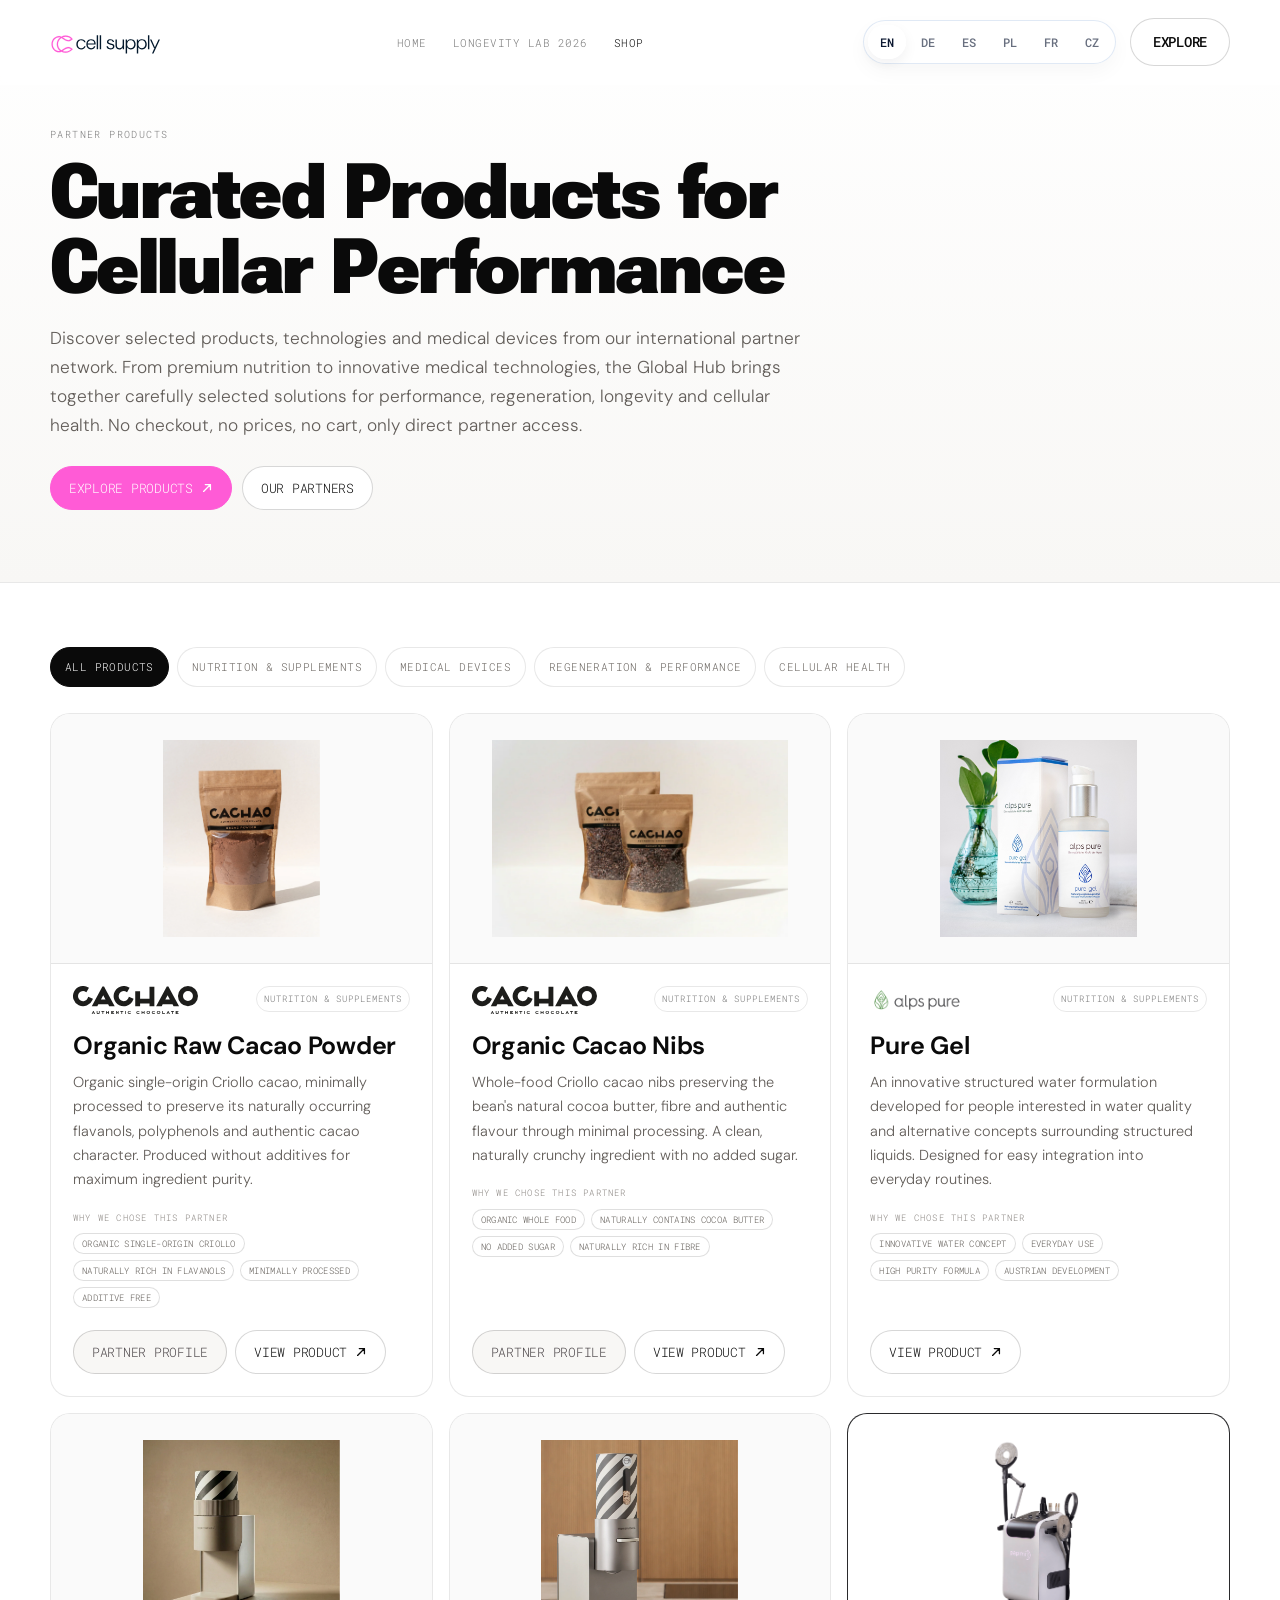
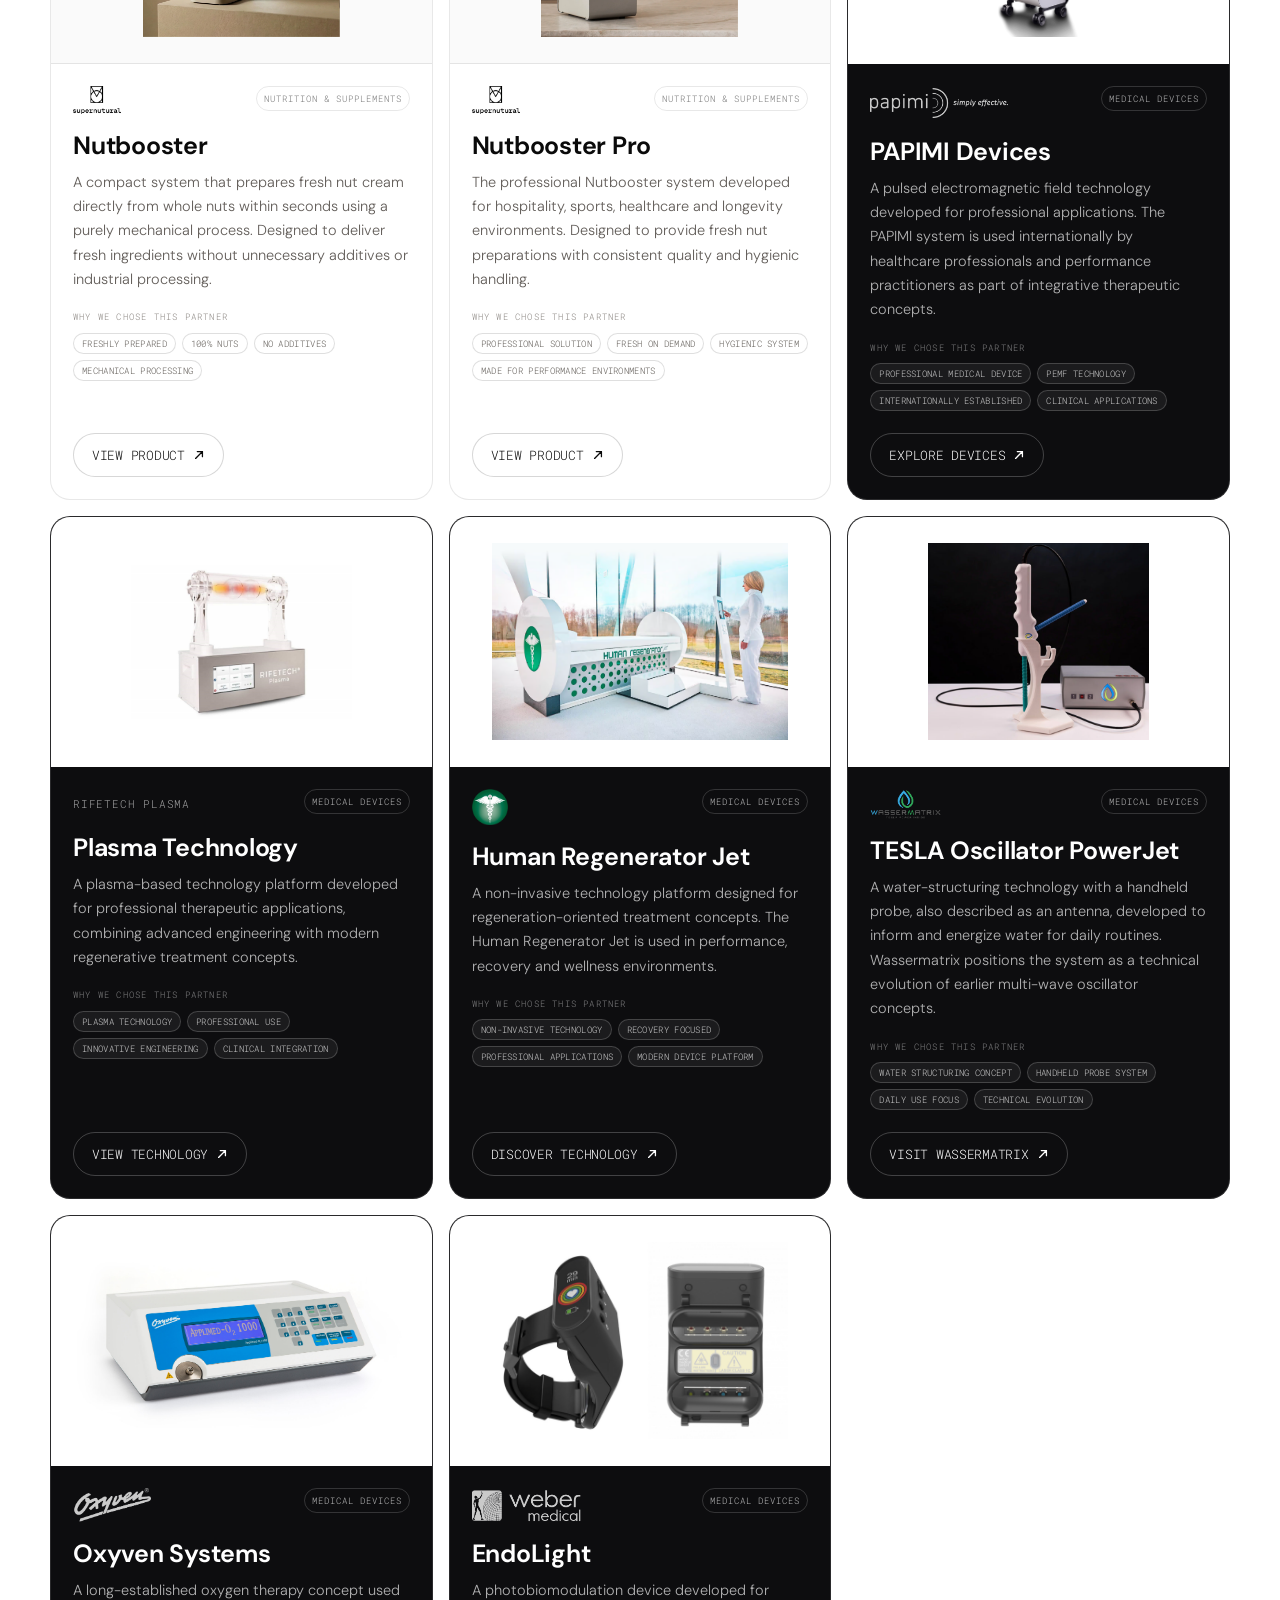
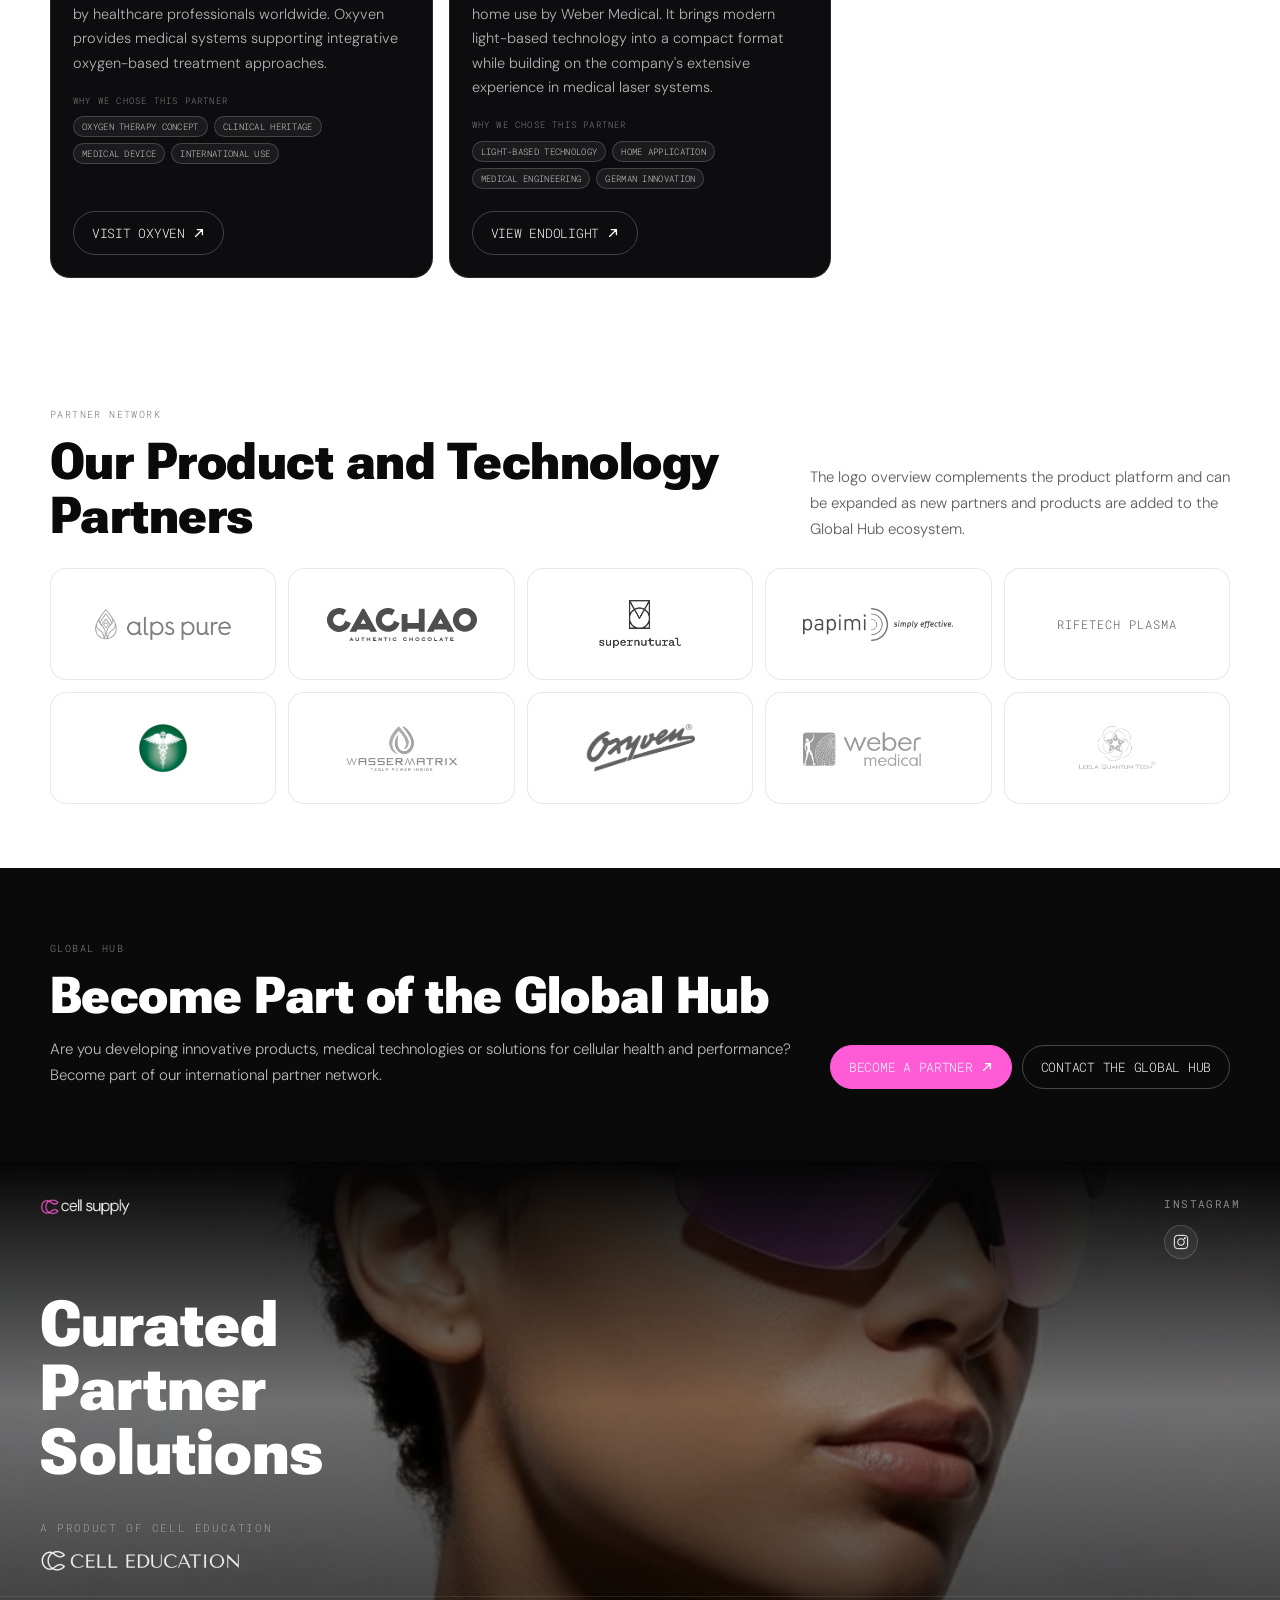
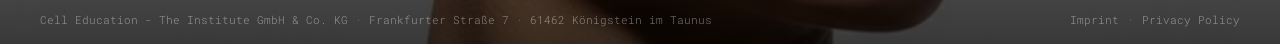
<file: shop.html>
<!DOCTYPE html>
<html lang="en">
<head>
<!-- Google Tag Manager -->
<script>(function(w,d,s,l,i){w[l]=w[l]||[];w[l].push({'gtm.start':
new Date().getTime(),event:'gtm.js'});var f=d.getElementsByTagName(s)[0],
j=d.createElement(s),dl=l!='dataLayer'?'&l='+l:'';j.async=true;j.src=
'https://www.googletagmanager.com/gtm.js?id='+i+dl;f.parentNode.insertBefore(j,f);
})(window,document,'script','dataLayer','GTM-M27997ZX');</script>
<!-- End Google Tag Manager -->
<meta charset="UTF-8">
<meta name="viewport" content="width=device-width, initial-scale=1.0">
<title>Partner Products | Global Hub for Cell Performance</title>
<meta name="description" content="Curated products, technologies and medical devices from selected partners of the Global Hub for Cell Performance.">
<link rel="icon" type="image/svg+xml" href="images/faviconglobalhub.svg">
<link rel="preconnect" href="https://fonts.googleapis.com">
<link rel="preconnect" href="https://fonts.gstatic.com" crossorigin>
<link href="https://fonts.googleapis.com/css2?family=DM+Sans:wght@300;400;500;600&family=Roboto+Flex:opsz,wght@8..144,500;8..144,800&family=Roboto+Mono:wght@400;500&display=swap" rel="stylesheet">
<style>
*,*::before,*::after{box-sizing:border-box;margin:0;padding:0}
:root{--accent:#ff5bd6;--black:#050505;--white:#fff;--ink:#0a0a0a;--muted:#625d59;--line:rgba(10,10,10,.09);--soft:#f7f6f4;--mono:'Roboto Mono',monospace;--headline:'Roboto Flex',sans-serif;--body:'DM Sans',sans-serif}
html{scroll-behavior:smooth}body{font-family:var(--body);font-weight:300;color:var(--ink);background:#fff;line-height:1.7;-webkit-font-smoothing:antialiased}a{color:inherit;text-decoration:none}img{max-width:100%;display:block}button{font:inherit}
.nav{position:fixed;top:0;left:0;right:0;z-index:20;display:grid;grid-template-columns:auto minmax(0,1fr) auto;gap:28px;align-items:center;padding:18px max(40px,calc((100vw - 1180px)/2));background:rgba(255,255,255,.72);border-bottom:1px solid rgba(255,255,255,.72);backdrop-filter:blur(24px) saturate(1.12);-webkit-backdrop-filter:blur(24px) saturate(1.12)}.nav__logo img{width:clamp(118px,10vw,164px);height:auto}.nav__links{display:flex;align-items:center;justify-content:center;gap:26px;list-style:none}.nav__links a{font-family:var(--mono);font-size:11px;text-transform:uppercase;letter-spacing:.5px;color:rgba(10,10,10,.55);transition:color .25s}.nav__links a:hover,.nav__links a.active{color:var(--ink)}.nav__right{display:flex;align-items:center;justify-self:end;gap:14px}.nav__mobile{display:none;width:48px;height:48px;border:1px solid rgba(190,210,235,.5);border-radius:999px;align-items:center;justify-content:center;flex-direction:column;gap:5px;cursor:pointer;background:rgba(255,255,255,.9);box-shadow:inset 0 1px 0 rgba(255,255,255,1),0 8px 18px rgba(7,20,33,.04)}.nav__mobile span{display:block;width:18px;height:2px;border-radius:999px;background:var(--ink)}.nav-overlay{position:fixed;inset:0;background:rgba(0,0,0,.96);backdrop-filter:blur(20px);z-index:999;display:flex;flex-direction:column;align-items:center;justify-content:center;gap:28px;opacity:0;pointer-events:none;transition:opacity .3s}.nav-overlay.active{opacity:1;pointer-events:all}.nav-overlay a{font-family:var(--mono);font-size:20px;text-transform:uppercase;letter-spacing:2px;color:rgba(255,255,255,.68);transition:color .25s}.nav-overlay a:hover{color:var(--accent)}.nav-overlay__close{position:absolute;top:16px;right:20px;width:36px;height:36px;cursor:pointer;display:flex;align-items:center;justify-content:center;font-size:24px;color:#fff}.lang-switcher{display:flex;align-items:center;gap:3px;border:1px solid rgba(190,210,235,.48);border-radius:999px;padding:4px;background:rgba(255,255,255,.72);box-shadow:inset 0 1px 0 rgba(255,255,255,.92),0 8px 20px rgba(7,20,33,.035);backdrop-filter:blur(18px);-webkit-backdrop-filter:blur(18px)}.lang-switcher button{min-width:38px;height:34px;border:0;background:transparent;color:rgba(11,23,48,.62);border-radius:999px;padding:0;font-family:var(--mono);font-size:12px;font-weight:500;text-transform:uppercase;cursor:pointer}.lang-switcher button.active{background:rgba(255,255,255,.94);box-shadow:inset 0 1px 0 rgba(255,255,255,1),0 5px 14px rgba(7,20,33,.06);color:#0b1730}.nav-overlay .lang-switcher{display:flex;flex-wrap:wrap;justify-content:center;gap:8px;margin-top:4px}.nav-overlay .lang-switcher button{border-color:rgba(255,255,255,.22);background:rgba(255,255,255,.08);color:rgba(255,255,255,.72);font-size:11px}.nav-overlay .lang-switcher button.active{background:#fff;border-color:#fff;color:#0a0a0a}
.pill{display:inline-flex;align-items:center;justify-content:center;gap:8px;border:1px solid rgba(10,10,10,.16);border-radius:999px;padding:10px 18px;font-family:var(--mono);font-size:13px;text-transform:uppercase;letter-spacing:-.02em;white-space:nowrap;transition:border-color .25s,box-shadow .25s,transform .25s;background:#fff;cursor:pointer}.pill:hover,.pill:focus-visible{border-color:var(--accent);box-shadow:inset 0 0 0 1px rgba(255,91,214,.18);transform:translateY(-1px);outline:none}.pill--solid{background:var(--accent);border-color:var(--accent);color:#fff}.pill svg{width:12px;height:12px;flex:0 0 auto}.nav__shop{min-height:48px;padding:12px 22px;font-size:14px;line-height:1;font-weight:500}
.label{font-family:var(--mono);font-size:10px;text-transform:uppercase;letter-spacing:1.4px;color:#777;margin-bottom:12px}.hero{padding:126px 40px 72px;background:linear-gradient(180deg,#fff,#f8f7f5);border-bottom:1px solid var(--line);overflow:hidden}.hero__inner{max-width:1180px;margin:0 auto}.hero h1{font-family:var(--headline);font-weight:800;font-size:clamp(42px,6vw,82px);line-height:.98;letter-spacing:-.02em;margin-bottom:18px;max-width:980px}.hero p{font-size:clamp(16px,1.35vw,19px);line-height:1.68;color:var(--muted);max-width:760px}.hero__actions{display:flex;flex-wrap:wrap;gap:10px;margin-top:26px}
.intro{padding:58px 40px;border-bottom:1px solid var(--line)}.intro__inner{max-width:1180px;margin:0 auto;display:grid;grid-template-columns:minmax(0,1fr) minmax(280px,420px);gap:34px;align-items:start}.intro h2,.section h2,.cta h2{font-family:var(--headline);font-weight:800;font-size:clamp(30px,4vw,56px);line-height:1.05;letter-spacing:-.01em}.intro p{font-size:16px;line-height:1.78;color:var(--muted)}.notice{padding:18px 20px;border:1px solid rgba(255,91,214,.24);border-radius:16px;background:rgba(255,91,214,.055);font-size:14px;color:#4d474a}
.section{padding:64px 40px}.section__inner{max-width:1180px;margin:0 auto}.section__header{display:grid;grid-template-columns:minmax(0,1fr) minmax(280px,420px);gap:30px;align-items:end;margin-bottom:26px}.section__header p{font-size:15px;color:var(--muted);line-height:1.72}.filters{display:flex;gap:8px;overflow-x:auto;padding:0 0 18px;margin-bottom:8px;scrollbar-width:none}.filters::-webkit-scrollbar{display:none}.filter{flex:0 0 auto;border:1px solid var(--line);background:#fff;border-radius:999px;padding:10px 14px;font-family:var(--mono);font-size:11px;text-transform:uppercase;letter-spacing:.4px;color:#69645f;cursor:pointer;transition:border-color .2s,background .2s,color .2s}.filter:hover,.filter:focus-visible{border-color:rgba(255,91,214,.42);outline:none}.filter.active{background:#0a0a0a;border-color:#0a0a0a;color:#fff}
.product-grid{display:grid;grid-template-columns:repeat(3,minmax(0,1fr));gap:16px}.product-card{position:relative;border:1px solid var(--line);border-radius:20px;background:#fff;overflow:hidden;display:flex;flex-direction:column;min-height:560px;transition:transform .25s,border-color .25s,box-shadow .25s}.product-card:hover{transform:translateY(-3px);border-color:rgba(255,91,214,.38);box-shadow:0 20px 58px rgba(0,0,0,.07)}.product-card.is-hidden{display:none}.product-card--medical{background:#0d0d0f;color:#fff;border-color:rgba(255,255,255,.12)}.product-card--featured{grid-column:span 2}.product-card__media{height:250px;padding:26px;background:#fafafa;border-bottom:1px solid var(--line);display:flex;align-items:center;justify-content:center;position:relative}.product-card--medical .product-card__media{background:#fff;border-bottom-color:rgba(255,255,255,.1)}.product-card__media img{width:100%;height:100%;object-fit:contain}.product-card__placeholder{width:100%;height:100%;display:flex;align-items:center;justify-content:center;border:1px dashed rgba(10,10,10,.15);border-radius:16px;background:linear-gradient(135deg,#fff,#f4f3f1)}.product-card--medical .product-card__placeholder{border-color:rgba(10,10,10,.12);background:#fff}.product-card__placeholder img{max-width:68%;max-height:54%;object-fit:contain}.product-card__body{display:flex;flex:1;flex-direction:column;padding:22px}.product-card__top{display:flex;justify-content:space-between;gap:16px;align-items:flex-start;margin-bottom:18px}.partner-logo{height:28px;max-width:132px;object-fit:contain;object-position:left center}.product-card--medical .partner-logo{height:38px;max-width:138px;filter:none;opacity:1;background:#fff;border-radius:999px;padding:6px 10px}.partner-text{font-family:var(--mono);font-size:11px;text-transform:uppercase;letter-spacing:.8px;color:#777}.product-card--medical .partner-text{color:rgba(255,255,255,.62)}.category{font-family:var(--mono);font-size:9px;text-transform:uppercase;letter-spacing:1px;color:#777;border:1px solid var(--line);border-radius:999px;padding:4px 7px;white-space:nowrap}.product-card--medical .category{color:rgba(255,255,255,.72);border-color:rgba(255,255,255,.16)}.product-card h3{font-size:25px;font-weight:650;line-height:1.1;letter-spacing:-.01em;margin-bottom:10px}.product-card p{font-size:14.5px;line-height:1.68;color:var(--muted);margin-bottom:18px}.product-card--medical p{color:rgba(255,255,255,.68)}.why-selected{margin:0 0 22px}.why-selected__label{font-family:var(--mono);font-size:9px;text-transform:uppercase;letter-spacing:1.2px;color:#8a8580;margin-bottom:8px}.product-card--medical .why-selected__label{color:rgba(255,255,255,.48)}.why-selected__chips{display:flex;flex-wrap:wrap;gap:6px}.why-chip{border:1px solid rgba(10,10,10,.13);border-radius:999px;padding:5px 8px;font-family:var(--mono);font-size:9px;line-height:1;text-transform:uppercase;letter-spacing:.3px;color:#5f5a55;background:rgba(255,255,255,.68)}.product-card--medical .why-chip{border-color:rgba(255,255,255,.18);color:rgba(255,255,255,.78);background:rgba(255,255,255,.06)}.product-card__cta{margin-top:auto;display:flex;flex-wrap:wrap;gap:8px}.partner-profile-link{background:#f8f7f5;color:#4d474a}.product-card--medical .pill{background:transparent;border-color:rgba(255,255,255,.22);color:#fff}.product-card--medical .pill:hover,.product-card--medical .pill:focus-visible{border-color:var(--accent)}
.partner-grid{display:grid;grid-template-columns:repeat(5,minmax(0,1fr));gap:12px}.logo-card{min-height:112px;border:1px solid var(--line);border-radius:16px;background:#fff;display:flex;align-items:center;justify-content:center;padding:22px;transition:transform .25s,border-color .25s,filter .25s}.logo-card:hover{transform:translateY(-2px);border-color:rgba(255,91,214,.35)}.logo-card img{max-width:150px;max-height:48px;object-fit:contain;filter:grayscale(1);opacity:.78;transition:filter .25s,opacity .25s}.logo-card:hover img,.logo-card--human-regenerator img{filter:none;opacity:1}.logo-card--text{font-family:var(--mono);font-size:12px;text-transform:uppercase;letter-spacing:1px;color:#555;text-align:center}
.cta{padding:72px 40px;background:#0a0a0a;color:#fff}.cta__inner{max-width:1180px;margin:0 auto;display:grid;grid-template-columns:minmax(0,1fr) auto;gap:28px;align-items:end}.cta p{margin-top:14px;max-width:760px;color:rgba(255,255,255,.72);font-size:15px;line-height:1.72}.cta__actions{display:flex;gap:10px;flex-wrap:wrap;justify-content:flex-end}.cta .pill{border-color:rgba(255,255,255,.25);background:transparent;color:#fff}.cta .pill--solid{background:var(--accent);border-color:var(--accent)}
.footer{position:relative;min-height:360px;display:flex;flex-direction:column;justify-content:space-between;overflow:hidden;color:#fff}.footer__bg{position:absolute;inset:0;background:url('images/footer-bg.jpg') center/cover no-repeat}.footer__overlay{position:absolute;inset:0;background:linear-gradient(180deg,#050505,rgba(0,0,0,.45) 50%,rgba(0,0,0,.72))}.footer__top,.footer__tagline,.footer__product,.footer__bottom{position:relative;z-index:1}.footer__top{display:flex;justify-content:space-between;padding:34px 40px}.footer__top img{height:18px;width:auto;filter:brightness(0) invert(1)}.footer__col h5{font-family:var(--mono);font-size:11px;font-weight:400;text-transform:uppercase;letter-spacing:1.4px;color:rgba(255,255,255,.48);margin-bottom:12px}.footer__socials{display:flex;gap:10px}.footer__socials a{width:34px;height:34px;border:1px solid rgba(255,255,255,.16);border-radius:50%;display:flex;align-items:center;justify-content:center;background:rgba(255,255,255,.05);transition:border-color .25s,background .25s}.footer__socials a:hover{border-color:var(--accent);background:rgba(255,91,214,.12)}.footer__tagline{padding:0 40px 34px}.footer__tagline h2{font-family:var(--headline);font-size:clamp(34px,5vw,72px);font-weight:800;line-height:1}.footer__product{padding:0 40px 24px;display:flex;flex-direction:column;align-items:flex-start;gap:10px}.footer__product span{font-family:var(--mono);font-size:11px;text-transform:uppercase;letter-spacing:1.6px;color:rgba(255,255,255,.45)}.footer__product img{height:24px;width:auto;max-width:220px;opacity:.9}.footer__bottom{border-top:1px solid rgba(255,255,255,.1);padding:14px 40px;display:flex;justify-content:space-between;gap:16px;align-items:center}.footer__bottom span,.footer__bottom a{font-family:var(--mono);font-size:11px;color:rgba(255,255,255,.45)}.footer__legal{display:flex;gap:8px;align-items:center}
@media(max-width:1060px){.intro__inner,.section__header,.cta__inner{grid-template-columns:1fr}.product-grid{grid-template-columns:repeat(2,minmax(0,1fr))}.product-card--featured{grid-column:span 1}.partner-grid{grid-template-columns:repeat(3,minmax(0,1fr))}.cta__actions{justify-content:flex-start}}@media(max-width:768px){.nav{grid-template-columns:auto auto;padding:12px 16px}.nav__logo img{width:clamp(112px,36vw,148px)}.nav__links,.nav__right{display:none}.nav__mobile{display:flex;justify-self:end}.hero{padding:104px 20px 48px}.intro,.section,.cta{padding-left:20px;padding-right:20px}.product-grid,.partner-grid{grid-template-columns:1fr}.product-card{min-height:auto}.product-card__media{height:220px}.footer__top{padding:28px 20px}.footer__tagline{padding:0 20px 28px}.footer__product{padding:0 20px 24px}.footer__bottom{padding:12px 20px;flex-direction:column;align-items:flex-start}}@media(max-width:520px){.hero h1{font-size:42px}.filters{margin-left:-20px;margin-right:-20px;padding-left:20px;padding-right:20px}.product-card__body{padding:18px}.product-card h3{font-size:22px}}
.product-card--medical .partner-logo{height:34px;max-width:138px;filter:grayscale(1) brightness(0) invert(1);opacity:.78;background:transparent;border-radius:0;padding:0}
.product-card--medical .partner-logo[src$="human-regenerator-logo.webp"]{height:36px;filter:none;opacity:1}
.product-card--medical .partner-logo[src$="wassermatrix-logo.png"]{height:30px;filter:none;opacity:1}
.nav__logo img.cell-supply-brand{width:clamp(118px,10vw,164px);height:auto}
.footer__top img.cell-supply-brand{height:20px;filter:none}
@media(max-width:768px){.nav__logo img.cell-supply-brand{width:clamp(112px,36vw,148px);height:auto}}
</style>
</head>
<body>
<!-- Google Tag Manager (noscript) -->
<noscript><iframe src="https://www.googletagmanager.com/ns.html?id=GTM-M27997ZX" height="0" width="0" style="display:none;visibility:hidden"></iframe></noscript>
<!-- End Google Tag Manager (noscript) -->
<nav class="nav" id="nav">
<a class="nav__logo" href="index.html" aria-label="Cell Supply home"><img class="cell-supply-brand" src="images/cell-supply-logo-dark.svg" alt="Cell Supply"></a>
<ul class="nav__links"><li><a href="index.html" data-i18n="nav.home">Home</a></li><li><a href="longevity-lab.html">Longevity Lab 2026</a></li><li><a href="shop.html" class="active" data-i18n="nav.shop">Shop</a></li></ul>
<div class="nav__right"><div class="lang-switcher" aria-label="Language switcher"><button type="button" class="active" data-lang="en">EN</button><button type="button" data-lang="de">DE</button><button type="button" data-lang="es">ES</button><button type="button" data-lang="pl">PL</button><button type="button" data-lang="fr">FR</button><button type="button" data-lang="cz">CZ</button></div><a href="#products" class="pill nav__shop" data-i18n="nav.explore">Explore</a></div>
<div class="nav__mobile" onclick="toggleNav()" aria-label="Open navigation"><span></span><span></span><span></span></div>
</nav>
<div class="nav-overlay" id="navOverlay">
<div class="nav-overlay__close" onclick="toggleNav()">✕</div>
<a href="index.html" onclick="toggleNav()" data-i18n="nav.home">Home</a>
<a href="longevity-lab.html" onclick="toggleNav()">Longevity Lab 2026</a>
<a href="shop.html" onclick="toggleNav()" data-i18n="nav.shop">Shop</a>
<div class="lang-switcher" aria-label="Language switcher mobile"><button type="button" class="active" data-lang="en">EN</button><button type="button" data-lang="de">DE</button><button type="button" data-lang="es">ES</button><button type="button" data-lang="pl">PL</button><button type="button" data-lang="fr">FR</button><button type="button" data-lang="cz">CZ</button></div>
</div>
<main>
<section class="hero">
<div class="hero__inner">
<div>
<div class="label" data-i18n="hero.label">Partner Products</div>
<h1 data-i18n="hero.title">Curated Products for Cellular Performance</h1>
<p data-i18n="hero.text">Discover selected products, technologies and medical devices from our international partner network. From premium nutrition to innovative medical technologies, the Global Hub brings together carefully selected solutions for performance, regeneration, longevity and cellular health. No checkout, no prices, no cart, only direct partner access.</p>
<div class="hero__actions">
<a class="pill pill--solid" href="#products"><span data-i18n="hero.primary">Explore Products</span> <svg viewBox="0 0 14 14" fill="none"><path d="M3 11L11 3M11 3H5M11 3V9" stroke="currentColor" stroke-width="1.5" stroke-linecap="round" stroke-linejoin="round"/></svg></a>
<a class="pill" href="#partners" data-i18n="hero.secondary">Our Partners</a>
</div>
</div>
</div>
</section>

<section class="section" id="products">
<div class="section__inner">
<div class="filters" role="tablist" aria-label="Product categories">
<button class="filter active" type="button" data-filter="all" data-filter-label="all">All Products</button>
<button class="filter" type="button" data-filter="nutrition" data-filter-label="nutrition">Nutrition & Supplements</button>
<button class="filter" type="button" data-filter="medical-device" data-filter-label="medicalDevice">Medical Devices</button>
<button class="filter" type="button" data-filter="regeneration-performance" data-filter-label="regeneration">Regeneration & Performance</button>
<button class="filter" type="button" data-filter="cellular-health" data-filter-label="cellular">Cellular Health</button>
</div>
<div class="product-grid" id="productGrid" aria-live="polite"></div>
</div>
</section>

<section class="section" id="partners">
<div class="section__inner">
<div class="section__header">
<div><div class="label" data-i18n="partners.label">Partner Network</div><h2 data-i18n="partners.title">Our Product and Technology Partners</h2></div>
<p data-i18n="partners.text">The logo overview complements the product platform and can be expanded as new partners and products are added to the Global Hub ecosystem.</p>
</div>
<div class="partner-grid" id="partnerGrid"></div>
</div>
</section>

<section class="cta">
<div class="cta__inner">
<div>
<div class="label" style="color:rgba(255,255,255,.5)">Global Hub</div>
<h2 data-i18n="cta.title">Become Part of the Global Hub</h2>
<p data-i18n="cta.text">Are you developing innovative products, medical technologies or solutions for cellular health and performance? Become part of our international partner network.</p>
</div>
<div class="cta__actions">
<a class="pill pill--solid" href="mailto:info@cell-education.com?subject=Become%20a%20Global%20Hub%20Partner"><span data-i18n="cta.primary">Become a Partner</span> <svg viewBox="0 0 14 14" fill="none"><path d="M3 11L11 3M11 3H5M11 3V9" stroke="currentColor" stroke-width="1.5" stroke-linecap="round" stroke-linejoin="round"/></svg></a>
<a class="pill" href="mailto:info@cell-education.com?subject=Global%20Hub%20Partner%20Products" data-i18n="cta.secondary">Contact the Global Hub</a>
</div>
</div>
</section>
</main>

<footer class="footer">
<div class="footer__bg"></div>
<div class="footer__overlay"></div>
<div class="footer__top"><div class="footer__col"><a href="index.html"><img class="cell-supply-brand" src="images/cell-supply-logo-white.png" alt="Cell Supply"></a></div><div class="footer__col"><h5>Instagram</h5><div class="footer__socials"><a href="https://www.instagram.com/celleducationinstitute/" aria-label="Instagram" target="_blank" rel="noopener noreferrer"><svg width="16" height="16" viewBox="0 0 24 24" fill="none" stroke="white" stroke-width="1.5"><rect x="2" y="2" width="20" height="20" rx="5"/><circle cx="12" cy="12" r="5"/><circle cx="17.5" cy="6.5" r="1.5" fill="white" stroke="none"/></svg></a></div></div></div>
<div class="footer__tagline"><h2 data-i18n-html="footer.tagline">Curated<br>Partner<br>Solutions</h2></div>
<div class="footer__product"><span data-i18n="footer.product">A product of Cell Education</span><a href="https://cell-education.com" target="_blank" rel="noopener noreferrer" aria-label="Cell Education"><img src="images/cell-education-logo-white.svg" alt="Cell Education"></a></div>
<div class="footer__bottom"><span>Cell Education - The Institute GmbH &amp; Co. KG · Frankfurter Straße 7 · 61462 Königstein im Taunus</span><span class="footer__legal"><a href="https://cell-education.com/impressum" target="_blank" rel="noopener noreferrer" data-i18n="footer.imprint">Imprint</a><span>·</span><a href="https://cell-education.com/datenschutz" target="_blank" rel="noopener noreferrer" data-i18n="footer.privacy">Privacy Policy</a></span></div>
</footer>
<script>
function toggleNav(){document.getElementById('navOverlay')?.classList.toggle('active')}
let currentLang='en';
let currentFilter='all';

const productCategories={
  nutrition:'Nutrition & Supplements',
  'medical-device':'Medical Devices',
  'regeneration-performance':'Regeneration & Performance',
  'cellular-health':'Cellular Health'
};

const uiTranslations={
  en:{nav:{home:'Home',shop:'Shop',explore:'Explore'},hero:{label:'Partner Products',title:'Curated Products for Cellular Performance',text:'Discover selected products, technologies and medical devices from our international partner network. From premium nutrition to innovative medical technologies, the Global Hub brings together carefully selected solutions for performance, regeneration, longevity and cellular health. No checkout, no prices, no cart, only direct partner access.',primary:'Explore Products',secondary:'Our Partners'},products:{label:'Product Platform',title:'Products and medical technologies.',text:'A curated overview for performance, regeneration, longevity, cellular health, medical technology and nutrition. No checkout, no prices, no cart, only direct partner access.'},filters:{all:'All Products',nutrition:'Nutrition & Supplements',medicalDevice:'Medical Devices',regeneration:'Regeneration & Performance',cellular:'Cellular Health'},categories:productCategories,card:{why:'Why we chose this partner',profile:'Partner Profile'},partners:{label:'Partner Network',title:'Our Product and Technology Partners',text:'The logo overview complements the product platform and can be expanded as new partners and products are added to the Global Hub ecosystem.'},cta:{title:'Become Part of the Global Hub',text:'Are you developing innovative products, medical technologies or solutions for cellular health and performance? Become part of our international partner network.',primary:'Become a Partner',secondary:'Contact the Global Hub'},footer:{tagline:'Curated<br>Partner<br>Solutions',product:'A product of Cell Education',imprint:'Imprint',privacy:'Privacy Policy'}},
  de:{nav:{home:'Home',shop:'Shop',explore:'Entdecken'},hero:{label:'Partnerprodukte',title:'Kuratierte Produkte für zelluläre Performance',text:'Entdecken Sie ausgewählte Produkte, Technologien und medizinische Geräte aus unserem internationalen Partnernetzwerk. Von hochwertiger Ernährung bis zu innovativer Medizintechnologie bündelt der Global Hub sorgfältig ausgewählte Lösungen für Performance, Regeneration, Longevity und zelluläre Gesundheit. Kein Checkout, keine Preise, kein Warenkorb, nur direkter Zugang zu den Partnern.',primary:'Produkte ansehen',secondary:'Unsere Partner'},products:{label:'Produktplattform',title:'Produkte und medizinische Technologien.',text:'Eine kuratierte Übersicht für Performance, Regeneration, Longevity, zelluläre Gesundheit, Medizintechnologie und Ernährung. Kein Checkout, keine Preise, kein Warenkorb, nur direkter Zugang zu den Partnern.'},filters:{all:'Alle Produkte',nutrition:'Ernährung & Supplements',medicalDevice:'Medizinische Geräte',regeneration:'Regeneration & Performance',cellular:'Zelluläre Gesundheit'},categories:{nutrition:'Ernährung & Supplements','medical-device':'Medizinische Geräte','regeneration-performance':'Regeneration & Performance','cellular-health':'Zelluläre Gesundheit'},card:{why:'Warum wir diesen Partner gewählt haben',profile:'Partnerprofil'},partners:{label:'Partnernetzwerk',title:'Unsere Produkt- und Technologiepartner',text:'Die Logoübersicht ergänzt die Produktplattform und kann erweitert werden, sobald neue Partner und Produkte in das Global-Hub-Ökosystem aufgenommen werden.'},cta:{title:'Werden Sie Teil des Global Hub',text:'Entwickeln Sie innovative Produkte, medizinische Technologien oder Lösungen für zelluläre Gesundheit und Performance? Werden Sie Teil unseres internationalen Partnernetzwerks.',primary:'Partner werden',secondary:'Global Hub kontaktieren'},footer:{tagline:'Kuratierte<br>Partner<br>Lösungen',product:'Ein Produkt von Cell Education',imprint:'Impressum',privacy:'Datenschutz'}},
  es:{nav:{home:'Inicio',shop:'Shop',explore:'Explorar'},hero:{label:'Productos de partners',title:'Productos seleccionados para el rendimiento celular',text:'Descubre productos, tecnologías y dispositivos médicos seleccionados de nuestra red internacional de partners. El Global Hub reúne soluciones para rendimiento, regeneración, longevidad y salud celular. Sin checkout, sin precios, sin carrito: solo acceso directo a los partners.',primary:'Explorar productos',secondary:'Nuestros partners'},products:{label:'Plataforma de productos',title:'Productos y tecnologías médicas.',text:'Una selección para rendimiento, regeneración, longevidad, salud celular, tecnología médica y nutrición. Sin checkout, sin precios, sin carrito: solo acceso directo a los partners.'},filters:{all:'Todos los productos',nutrition:'Nutrición & suplementos',medicalDevice:'Dispositivos médicos',regeneration:'Regeneración & rendimiento',cellular:'Salud celular'},categories:{nutrition:'Nutrición & suplementos','medical-device':'Dispositivos médicos','regeneration-performance':'Regeneración & rendimiento','cellular-health':'Salud celular'},card:{why:'Por qué elegimos este partner',profile:'Perfil del partner'},partners:{label:'Red de partners',title:'Nuestros partners de producto y tecnología',text:'La vista de logotipos complementa la plataforma de productos y puede ampliarse con nuevos partners y productos.'},cta:{title:'Forma parte del Global Hub',text:'¿Desarrollas productos innovadores, tecnologías médicas o soluciones para salud celular y rendimiento? Forma parte de nuestra red internacional.',primary:'Ser partner',secondary:'Contactar Global Hub'},footer:{tagline:'Soluciones<br>de partners<br>seleccionadas',product:'Un producto de Cell Education',imprint:'Aviso legal',privacy:'Privacidad'}},
  pl:{nav:{home:'Start',shop:'Shop',explore:'Zobacz'},hero:{label:'Produkty partnerów',title:'Wybrane produkty dla wydajności komórkowej',text:'Poznaj wybrane produkty, technologie i urządzenia medyczne z naszej międzynarodowej sieci partnerów. Global Hub łączy rozwiązania dla wydajności, regeneracji, longevity i zdrowia komórkowego. Bez checkoutu, cen i koszyka, tylko bezpośredni dostęp do partnerów.',primary:'Zobacz produkty',secondary:'Nasi partnerzy'},products:{label:'Platforma produktów',title:'Produkty i technologie medyczne.',text:'Kuratowany przegląd dla performance, regeneracji, longevity, zdrowia komórkowego, technologii medycznej i żywienia. Bez checkoutu, cen i koszyka, tylko bezpośredni dostęp do partnerów.'},filters:{all:'Wszystkie produkty',nutrition:'Żywienie & suplementy',medicalDevice:'Urządzenia medyczne',regeneration:'Regeneracja & performance',cellular:'Zdrowie komórkowe'},categories:{nutrition:'Żywienie & suplementy','medical-device':'Urządzenia medyczne','regeneration-performance':'Regeneracja & performance','cellular-health':'Zdrowie komórkowe'},card:{why:'Dlaczego wybraliśmy tego partnera',profile:'Profil partnera'},partners:{label:'Sieć partnerów',title:'Nasi partnerzy produktowi i technologiczni',text:'Przegląd logo uzupełnia platformę produktów i może być rozszerzany o kolejnych partnerów oraz produkty.'},cta:{title:'Dołącz do Global Hub',text:'Tworzysz innowacyjne produkty, technologie medyczne lub rozwiązania dla zdrowia komórkowego i performance? Dołącz do naszej międzynarodowej sieci.',primary:'Zostań partnerem',secondary:'Kontakt z Global Hub'},footer:{tagline:'Wybrane<br>rozwiązania<br>partnerów',product:'Produkt Cell Education',imprint:'Imprint',privacy:'Polityka prywatności'}},
  fr:{nav:{home:'Accueil',shop:'Shop',explore:'Explorer'},hero:{label:'Produits partenaires',title:'Produits sélectionnés pour la performance cellulaire',text:'Découvrez des produits, technologies et dispositifs médicaux issus de notre réseau international de partenaires. Le Global Hub réunit des solutions pour la performance, la régénération, la longévité et la santé cellulaire. Pas de paiement, pas de prix, pas de panier, uniquement un accès direct aux partenaires.',primary:'Explorer les produits',secondary:'Nos partenaires'},products:{label:'Plateforme produits',title:'Produits et technologies médicales.',text:'Une sélection dédiée à la performance, la régénération, la longévité, la santé cellulaire, la technologie médicale et la nutrition. Pas de paiement, pas de prix, pas de panier, uniquement un accès direct aux partenaires.'},filters:{all:'Tous les produits',nutrition:'Nutrition & compléments',medicalDevice:'Dispositifs médicaux',regeneration:'Régénération & performance',cellular:'Santé cellulaire'},categories:{nutrition:'Nutrition & compléments','medical-device':'Dispositifs médicaux','regeneration-performance':'Régénération & performance','cellular-health':'Santé cellulaire'},card:{why:'Pourquoi nous avons choisi ce partenaire',profile:'Profil partenaire'},partners:{label:'Réseau de partenaires',title:'Nos partenaires produits et technologies',text:'La grille de logos complète la plateforme produits et pourra évoluer avec de nouveaux partenaires et produits.'},cta:{title:'Rejoindre le Global Hub',text:'Vous développez des produits innovants, des technologies médicales ou des solutions pour la santé cellulaire et la performance ? Rejoignez notre réseau international.',primary:'Devenir partenaire',secondary:'Contacter le Global Hub'},footer:{tagline:'Solutions<br>partenaires<br>sélectionnées',product:'Un produit de Cell Education',imprint:'Mentions légales',privacy:'Confidentialité'}},
  cz:{nav:{home:'Domů',shop:'Shop',explore:'Prozkoumat'},hero:{label:'Partnerské produkty',title:'Vybrané produkty pro buněčnou výkonnost',text:'Objevte vybrané produkty, technologie a zdravotnická zařízení z naší mezinárodní partnerské sítě. Global Hub propojuje řešení pro výkon, regeneraci, longevity a buněčné zdraví. Bez pokladny, cen a košíku, pouze přímý přístup k partnerům.',primary:'Prozkoumat produkty',secondary:'Naši partneři'},products:{label:'Produktová platforma',title:'Produkty a zdravotnické technologie.',text:'Kuratovaný přehled pro výkon, regeneraci, longevity, buněčné zdraví, zdravotnické technologie a výživu. Bez pokladny, cen a košíku, pouze přímý přístup k partnerům.'},filters:{all:'Všechny produkty',nutrition:'Výživa & suplementy',medicalDevice:'Zdravotnická zařízení',regeneration:'Regenerace & výkon',cellular:'Buněčné zdraví'},categories:{nutrition:'Výživa & suplementy','medical-device':'Zdravotnická zařízení','regeneration-performance':'Regenerace & výkon','cellular-health':'Buněčné zdraví'},card:{why:'Proč jsme vybrali tohoto partnera',profile:'Profil partnera'},partners:{label:'Partnerská síť',title:'Naši produktoví a technologičtí partneři',text:'Přehled log doplňuje produktovou platformu a lze jej rozšířit o další partnery a produkty.'},cta:{title:'Staňte se součástí Global Hub',text:'Vyvíjíte inovativní produkty, zdravotnické technologie nebo řešení pro buněčné zdraví a výkon? Připojte se k naší mezinárodní síti.',primary:'Staňte se partnerem',secondary:'Kontaktovat Global Hub'},footer:{tagline:'Vybraná<br>partnerská<br>řešení',product:'Produkt Cell Education',imprint:'Impressum',privacy:'Ochrana soukromí'}}
};

const productCopy={
  de:{
    'cachao-raw-cacao-powder':{productName:'Bio-Rohkakaopulver',description:'Bio-Criollo-Kakao aus Single-Origin-Herkunft, schonend verarbeitet, um natürlich vorkommende Flavanole, Polyphenole und den authentischen Kakaocharakter zu bewahren.',ctaLabel:'Produkt ansehen',why:['Bio-Criollo aus Single Origin','Natürlich reich an Flavanolen','Schonend verarbeitet','Ohne Zusätze']},
    'cachao-cacao-nibs':{productName:'Bio-Kakao-Nibs',description:'Criollo-Kakao-Nibs als Whole-Food-Zutat mit natürlicher Kakaobutter, Ballaststoffen und authentischem Geschmack. Sauber, knusprig und ohne zugesetzten Zucker.',ctaLabel:'Produkt ansehen',why:['Bio Whole Food','Natürliche Kakaobutter','Ohne zugesetzten Zucker','Natürlich ballaststoffreich']},
    'alps-pure-gel':{description:'Eine innovative Formel mit strukturiertem Wasser für Menschen, die sich für Wasserqualität und alternative Konzepte rund um strukturierte Flüssigkeiten interessieren.',ctaLabel:'Produkt ansehen'},
    'supernutural-nutbooster':{description:'Ein kompaktes System, das frische Nusscreme direkt aus ganzen Nüssen in Sekunden zubereitet. Entwickelt für frische Zutaten ohne unnötige Zusatzstoffe.',ctaLabel:'Produkt ansehen'},
    'supernutural-nutbooster-pro':{description:'Das professionelle Nutbooster-System für Hospitality, Sport, Healthcare und Longevity-Umgebungen. Für frische Nusszubereitungen mit gleichbleibender Qualität.',ctaLabel:'Produkt ansehen'},
    'papimi-devices':{description:'Eine Technologie mit gepulsten elektromagnetischen Feldern für professionelle Anwendungen und integrative Therapiekonzepte.',ctaLabel:'Geräte ansehen'},
    'rifetech-plasma':{description:'Eine plasmabasierte Technologieplattform für professionelle therapeutische Anwendungen, die moderne Technik mit regenerativen Konzepten verbindet.',ctaLabel:'Technologie ansehen'},
    'human-regenerator-jet':{description:'Eine nicht-invasive Technologieplattform für regenerationsorientierte Konzepte in Performance-, Recovery- und Wellness-Umgebungen.',ctaLabel:'Technologie entdecken'},
    'wassermatrix-tesla-oscillator':{description:'Eine Wasserstrukturierungs-Technologie mit Handsonde, die von Wassermatrix zur Information und Energetisierung von Wasser für den Alltag positioniert wird. Das System wird als technische Weiterentwicklung früherer Multi-Wave-Oszillator-Konzepte beschrieben.',ctaLabel:'Wassermatrix besuchen'},
    'oxyven-systems':{description:'Ein etabliertes Sauerstofftherapie-Konzept für medizinische Fachanwender und integrative oxygen-basierte Behandlungsansätze.',ctaLabel:'Oxyven besuchen'},
    'weber-endolight':{description:'Ein Photobiomodulationsgerät für die Anwendung zu Hause, entwickelt von Weber Medical auf Basis langjähriger Erfahrung mit medizinischen Lasersystemen.',ctaLabel:'EndoLight ansehen'}
  },
  es:{'cachao-raw-cacao-powder':{productName:'Cacao crudo orgánico en polvo',ctaLabel:'Ver producto'},'cachao-cacao-nibs':{productName:'Nibs de cacao orgánico',ctaLabel:'Ver producto'}},
  pl:{'cachao-raw-cacao-powder':{productName:'Organiczne surowe kakao w proszku',ctaLabel:'Zobacz produkt'},'cachao-cacao-nibs':{productName:'Organiczne nibsy kakaowe',ctaLabel:'Zobacz produkt'}},
  fr:{'cachao-raw-cacao-powder':{productName:'Poudre de cacao cru biologique',ctaLabel:'Voir le produit'},'cachao-cacao-nibs':{productName:'Éclats de cacao biologiques',ctaLabel:'Voir le produit'}},
  cz:{'cachao-raw-cacao-powder':{productName:'Bio raw kakaový prášek',ctaLabel:'Zobrazit produkt'},'cachao-cacao-nibs':{productName:'Bio kakaové nibsy',ctaLabel:'Zobrazit produkt'}}
};

function t(path){
  return path.split('.').reduce((value,key)=>value?.[key],uiTranslations[currentLang]) ?? path.split('.').reduce((value,key)=>value?.[key],uiTranslations.en) ?? '';
}

function productValue(product,key){
  return productCopy[currentLang]?.[product.id]?.[key] ?? product[key];
}

function productWhy(product){
  return productCopy[currentLang]?.[product.id]?.why ?? product.why;
}

const products=[
  {id:'cachao-raw-cacao-powder',partner:'Cachao',partnerLogo:'images/partner-products/logos/cachao-logo.svg',productName:'Organic Raw Cacao Powder',category:'nutrition',description:'Organic single-origin Criollo cacao, minimally processed to preserve its naturally occurring flavanols, polyphenols and authentic cacao character. Produced without additives for maximum ingredient purity.',image:'images/partner-products/cachao-cacao-powder.webp',externalUrl:'https://cachao.de/products/bio-rohkakaopulver',ctaLabel:'View Product',partnerPage:'partner-cachao.html',tags:['cellular-health'],why:['Organic Single-Origin Criollo','Naturally Rich in Flavanols','Minimally Processed','Additive Free']},
  {id:'cachao-cacao-nibs',partner:'Cachao',partnerLogo:'images/partner-products/logos/cachao-logo.svg',productName:'Organic Cacao Nibs',category:'nutrition',description:'Whole-food Criollo cacao nibs preserving the bean&apos;s natural cocoa butter, fibre and authentic flavour through minimal processing. A clean, naturally crunchy ingredient with no added sugar.',image:'images/partner-products/cachao-cacao-nibs.webp',externalUrl:'https://cachao.de/products/bio-kakao-nibs',ctaLabel:'View Product',partnerPage:'partner-cachao.html',why:['Organic Whole Food','Naturally Contains Cocoa Butter','No Added Sugar','Naturally Rich in Fibre']},
  {id:'alps-pure-gel',partner:'Alps Pure',partnerLogo:'images/partner-products/logos/alps-pure-logo.png',productName:'Pure Gel',category:'nutrition',description:'An innovative structured water formulation developed for people interested in water quality and alternative concepts surrounding structured liquids. Designed for easy integration into everyday routines.',image:'images/partner-products/alps-pure-gel.jpeg',externalUrl:'https://shop.alps-pure.com/de/pure_gel/',ctaLabel:'View Product',tags:['cellular-health'],why:['Innovative Water Concept','Everyday Use','High Purity Formula','Austrian Development']},
  {id:'supernutural-nutbooster',partner:'Supernutural',partnerLogo:'images/partner-products/logos/supernutural-logo.png',productName:'Nutbooster',category:'nutrition',description:'A compact system that prepares fresh nut cream directly from whole nuts within seconds using a purely mechanical process. Designed to deliver fresh ingredients without unnecessary additives or industrial processing.',image:'images/partner-products/nutbooster-easy.webp',externalUrl:'https://supernutural.com/pages/nutbooster',ctaLabel:'View Product',why:['Freshly Prepared','100% Nuts','No Additives','Mechanical Processing']},
  {id:'supernutural-nutbooster-pro',partner:'Supernutural',partnerLogo:'images/partner-products/logos/supernutural-logo.png',productName:'Nutbooster Pro',category:'nutrition',description:'The professional Nutbooster system developed for hospitality, sports, healthcare and longevity environments. Designed to provide fresh nut preparations with consistent quality and hygienic handling.',image:'images/partner-products/nutbooster-pro-easy.webp',externalUrl:'https://supernutural.com/pages/nutbooster-pro',ctaLabel:'View Product',why:['Professional Solution','Fresh on Demand','Hygienic System','Made for Performance Environments']},
  {id:'papimi-devices',partner:'Papimi',partnerLogo:'images/partner-products/logos/papimi-logo.png',productName:'PAPIMI Devices',category:'medical-device',description:'A pulsed electromagnetic field technology developed for professional applications. The PAPIMI system is used internationally by healthcare professionals and performance practitioners as part of integrative therapeutic concepts.',image:'images/partner-products/papimi-device.png',externalUrl:'https://www.papimi.com/product-category/devices/',ctaLabel:'Explore Devices',tags:['regeneration-performance'],why:['Professional Medical Device','PEMF Technology','Internationally Established','Clinical Applications']},
  {id:'rifetech-plasma',partner:'Rifetech Plasma',partnerLogo:null,productName:'Plasma Technology',category:'medical-device',description:'A plasma-based technology platform developed for professional therapeutic applications, combining advanced engineering with modern regenerative treatment concepts.',image:'images/partner-products/rifetech-plasma.jpg',externalUrl:'https://rifetechplasma.com/produkt/',ctaLabel:'View Technology',tags:['regeneration-performance'],why:['Plasma Technology','Professional Use','Innovative Engineering','Clinical Integration']},
  {id:'human-regenerator-jet',partner:'Human Regenerator',partnerLogo:'images/partner-products/logos/human-regenerator-logo.webp',productName:'Human Regenerator Jet',category:'medical-device',description:'A non-invasive technology platform designed for regeneration-oriented treatment concepts. The Human Regenerator Jet is used in performance, recovery and wellness environments.',image:'images/partner-products/human-regenerator-jet.avif',externalUrl:'https://www.human-regenerator-jet.com/',ctaLabel:'Discover Technology',tags:['regeneration-performance','cellular-health'],why:['Non-Invasive Technology','Recovery Focused','Professional Applications','Modern Device Platform']},
  {id:'wassermatrix-tesla-oscillator',partner:'Wassermatrix',partnerLogo:'images/partner-products/logos/wassermatrix-logo.png',productName:'TESLA Oscillator PowerJet',category:'medical-device',description:'A water-structuring technology with a handheld probe, also described as an antenna, developed to inform and energize water for daily routines. Wassermatrix positions the system as a technical evolution of earlier multi-wave oscillator concepts.',image:'images/partner-products/wassermatrix-tesla-oscillator.png',externalUrl:'https://www.wassermatrix.ch/',ctaLabel:'Visit Wassermatrix',tags:['cellular-health','regeneration-performance'],why:['Water Structuring Concept','Handheld Probe System','Daily Use Focus','Technical Evolution']},
  {id:'oxyven-systems',partner:'Oxyven',partnerLogo:'images/partner-products/logos/oxyven-logo.png',productName:'Oxyven Systems',category:'medical-device',description:'A long-established oxygen therapy concept used by healthcare professionals worldwide. Oxyven provides medical systems supporting integrative oxygen-based treatment approaches.',image:'images/partner-products/oxyven-system.jpg',externalUrl:'https://oxyven.de/',ctaLabel:'Visit Oxyven',why:['Oxygen Therapy Concept','Clinical Heritage','Medical Device','International Use']},
  {id:'weber-endolight',partner:'Weber Medical',partnerLogo:'images/partner-products/logos/weber-medical-logo.png',productName:'EndoLight',category:'medical-device',description:'A photobiomodulation device developed for home use by Weber Medical. It brings modern light-based technology into a compact format while building on the company&apos;s extensive experience in medical laser systems.',image:'images/partner-products/endolight.jpg',externalUrl:'https://webermedical.com/fuer-zu-hause/produkte/endo-light/',ctaLabel:'View EndoLight',tags:['cellular-health'],why:['Light-Based Technology','Home Application','Medical Engineering','German Innovation']}
];

const partners=[
  {name:'Alps Pure',logo:'images/partner-products/logos/alps-pure-logo.png'},
  {name:'Cachao',logo:'images/partner-products/logos/cachao-logo.svg',profilePage:'partner-cachao.html'},
  {name:'Supernutural',logo:'images/partner-products/logos/supernutural-logo.png'},
  {name:'Papimi',logo:'images/partner-products/logos/papimi-logo.png'},
  {name:'Rifetech Plasma'},
  {name:'Human Regenerator',logo:'images/partner-products/logos/human-regenerator-logo.webp'},
  {name:'Wassermatrix',logo:'images/partner-products/logos/wassermatrix-logo.png'},
  {name:'Oxyven',logo:'images/partner-products/logos/oxyven-logo.png'},
  {name:'Weber Medical',logo:'images/partner-products/logos/weber-medical-logo.png'},
  {name:'Leela Quantum Tech',logo:'images/partner-products/logos/leelaq-logo.png'}
];

function externalIcon(){
  return '<svg viewBox="0 0 14 14" fill="none" aria-hidden="true"><path d="M3 11L11 3M11 3H5M11 3V9" stroke="currentColor" stroke-width="1.5" stroke-linecap="round" stroke-linejoin="round"/></svg>';
}

function renderProductCard(product){
  const tags=[product.category,...(product.tags||[])].join(' ');
  const logo=product.partnerLogo?`<img class="partner-logo" src="${product.partnerLogo}" alt="${product.partner} logo" loading="lazy">`:`<span class="partner-text">${product.partner}</span>`;
  const productName=productValue(product,'productName');
  const media=product.image?`<img src="${product.image}" alt="${productName} by ${product.partner}" loading="lazy">`:`<div class="product-card__placeholder">${product.partnerLogo?`<img src="${product.partnerLogo}" alt="${product.partner} logo" loading="lazy">`:`<span class="partner-text">${product.partner}</span>`}</div>`;
  const whyItems=productWhy(product);
  const why=whyItems?.length?`<div class="why-selected"><div class="why-selected__label">${t('card.why')}</div><div class="why-selected__chips">${whyItems.map(item=>`<span class="why-chip">${item}</span>`).join('')}</div></div>`:'';
  const partnerLink=product.partnerPage?`<a class="pill partner-profile-link" href="${product.partnerPage}">${t('card.profile')}</a>`:'';
  return `<article class="product-card ${product.category==='medical-device'?'product-card--medical':''} ${product.featured?'product-card--featured':''}" data-category="${product.category}" data-tags="${tags}">
    <div class="product-card__media">${media}</div>
    <div class="product-card__body">
      <div class="product-card__top"><div>${logo}</div><span class="category">${t(`categories.${product.category}`)}</span></div>
      <h3>${productName}</h3>
      <p>${productValue(product,'description')}</p>
      ${why}
      <div class="product-card__cta">${partnerLink}<a class="pill" href="${product.externalUrl}" target="_blank" rel="noopener noreferrer">${productValue(product,'ctaLabel')} ${externalIcon()}</a></div>
    </div>
  </article>`;
}

function renderPartners(){
  document.getElementById('partnerGrid').innerHTML=partners.map(partner=>{
    const content=partner.logo?`<img src="${partner.logo}" alt="${partner.name} logo" loading="lazy">`:`${partner.name}`;
    const slug=partner.name.toLowerCase().replace(/[^a-z0-9]+/g,'-').replace(/^-|-$/g,'');
    const classes=partner.logo?`logo-card logo-card--${slug}`:`logo-card logo-card--text`;
    return partner.profilePage?`<a class="${classes}" href="${partner.profilePage}" aria-label="${partner.name} partner profile">${content}</a>`:`<div class="${classes}">${content}</div>`;
  }).join('');
}

function filterProducts(filter){
  currentFilter=filter;
  document.querySelectorAll('.filter').forEach(button=>button.classList.toggle('active',button.dataset.filter===filter));
  document.querySelectorAll('.product-card').forEach(card=>{
    const show=filter==='all'||card.dataset.category===filter||card.dataset.tags.split(' ').includes(filter);
    card.classList.toggle('is-hidden',!show);
  });
}

function renderProducts(){
  document.getElementById('productGrid').innerHTML=products.map(renderProductCard).join('');
  filterProducts(currentFilter);
}

function applyLanguage(lang){
  currentLang=uiTranslations[lang]?lang:'en';
  document.documentElement.lang=currentLang;
  document.querySelectorAll('[data-i18n]').forEach(node=>{node.textContent=t(node.dataset.i18n)});
  document.querySelectorAll('[data-i18n-html]').forEach(node=>{node.innerHTML=t(node.dataset.i18nHtml)});
  document.querySelectorAll('[data-filter-label]').forEach(node=>{node.textContent=t(`filters.${node.dataset.filterLabel}`)});
  document.querySelectorAll('[data-lang]').forEach(button=>button.classList.toggle('active',button.dataset.lang===currentLang));
  renderProducts();
  localStorage.setItem('globalHubLanguage',currentLang);
}

renderProducts();
renderPartners();
document.querySelectorAll('.filter').forEach(button=>button.addEventListener('click',()=>filterProducts(button.dataset.filter)));
document.querySelectorAll('[data-lang]').forEach(button=>button.addEventListener('click',()=>applyLanguage(button.dataset.lang)));
applyLanguage(localStorage.getItem('globalHubLanguage')||'en');
</script>
</body>
</html>
</file>
